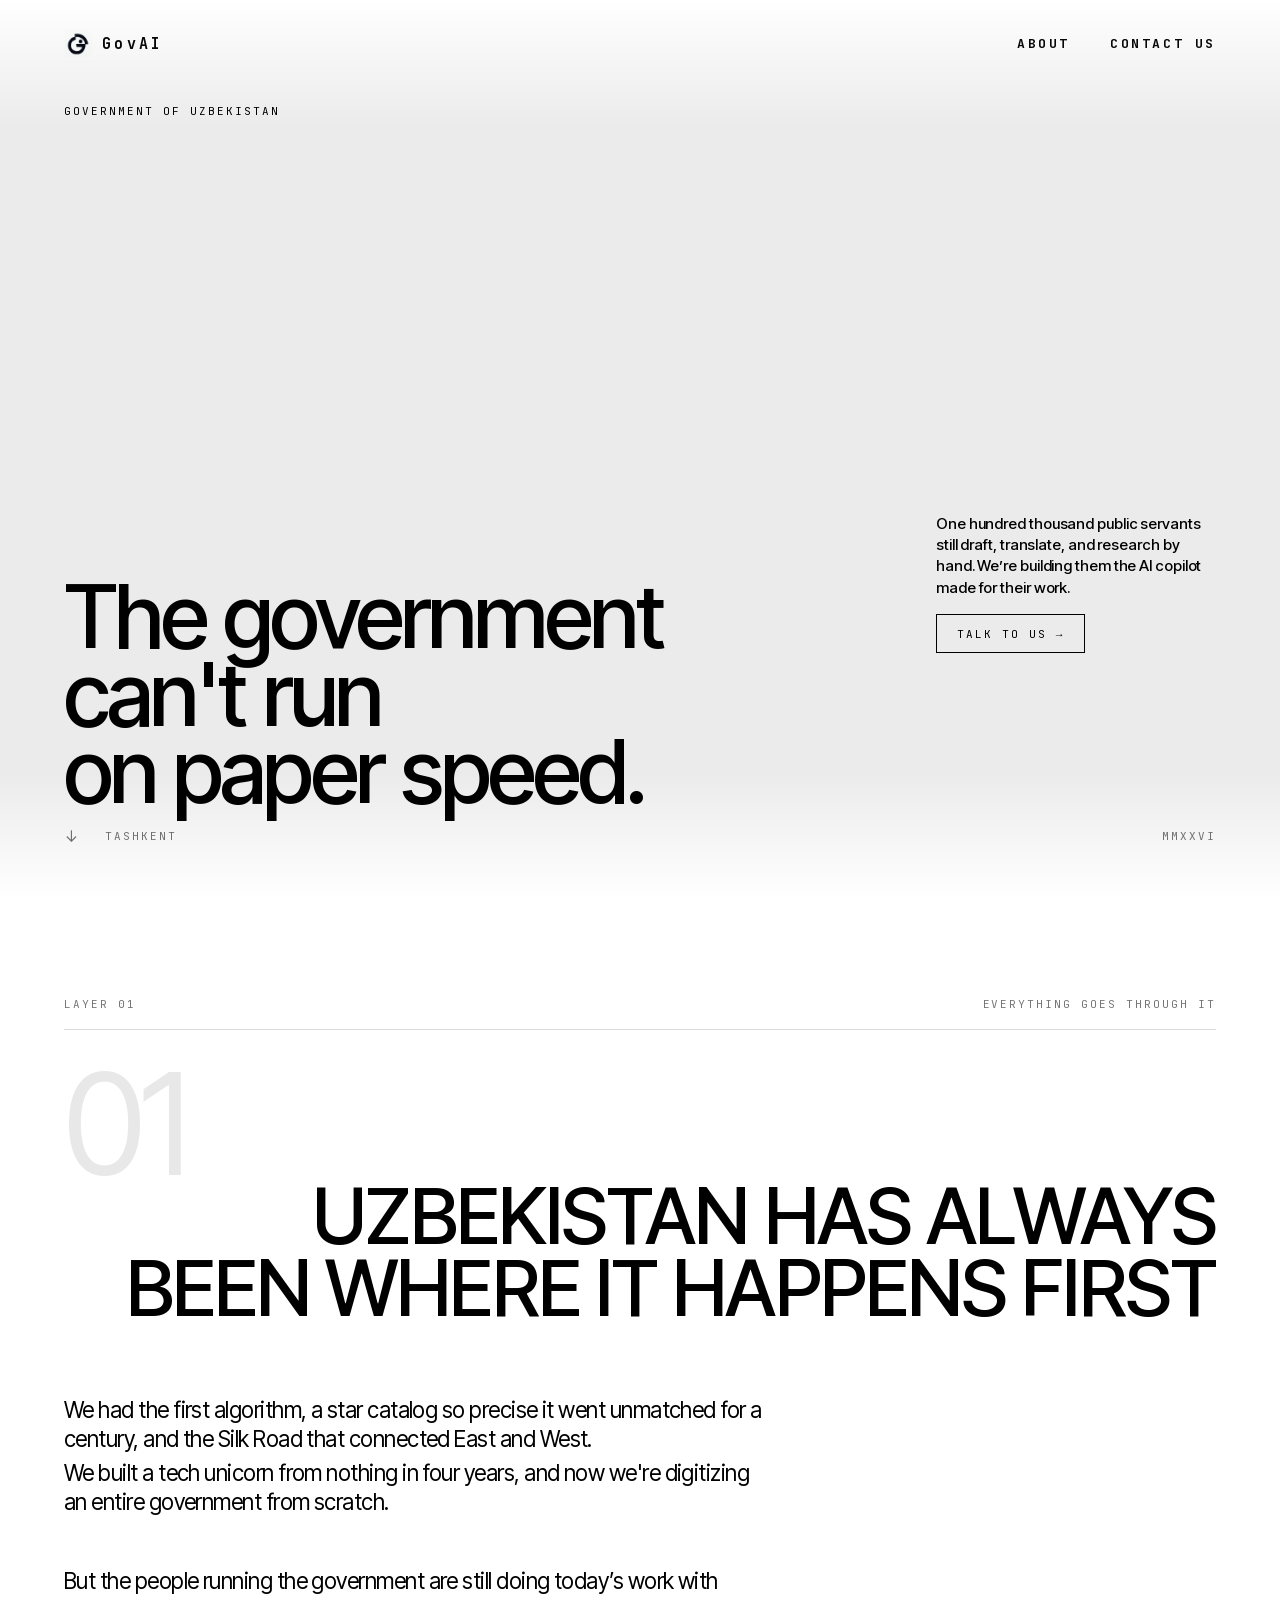
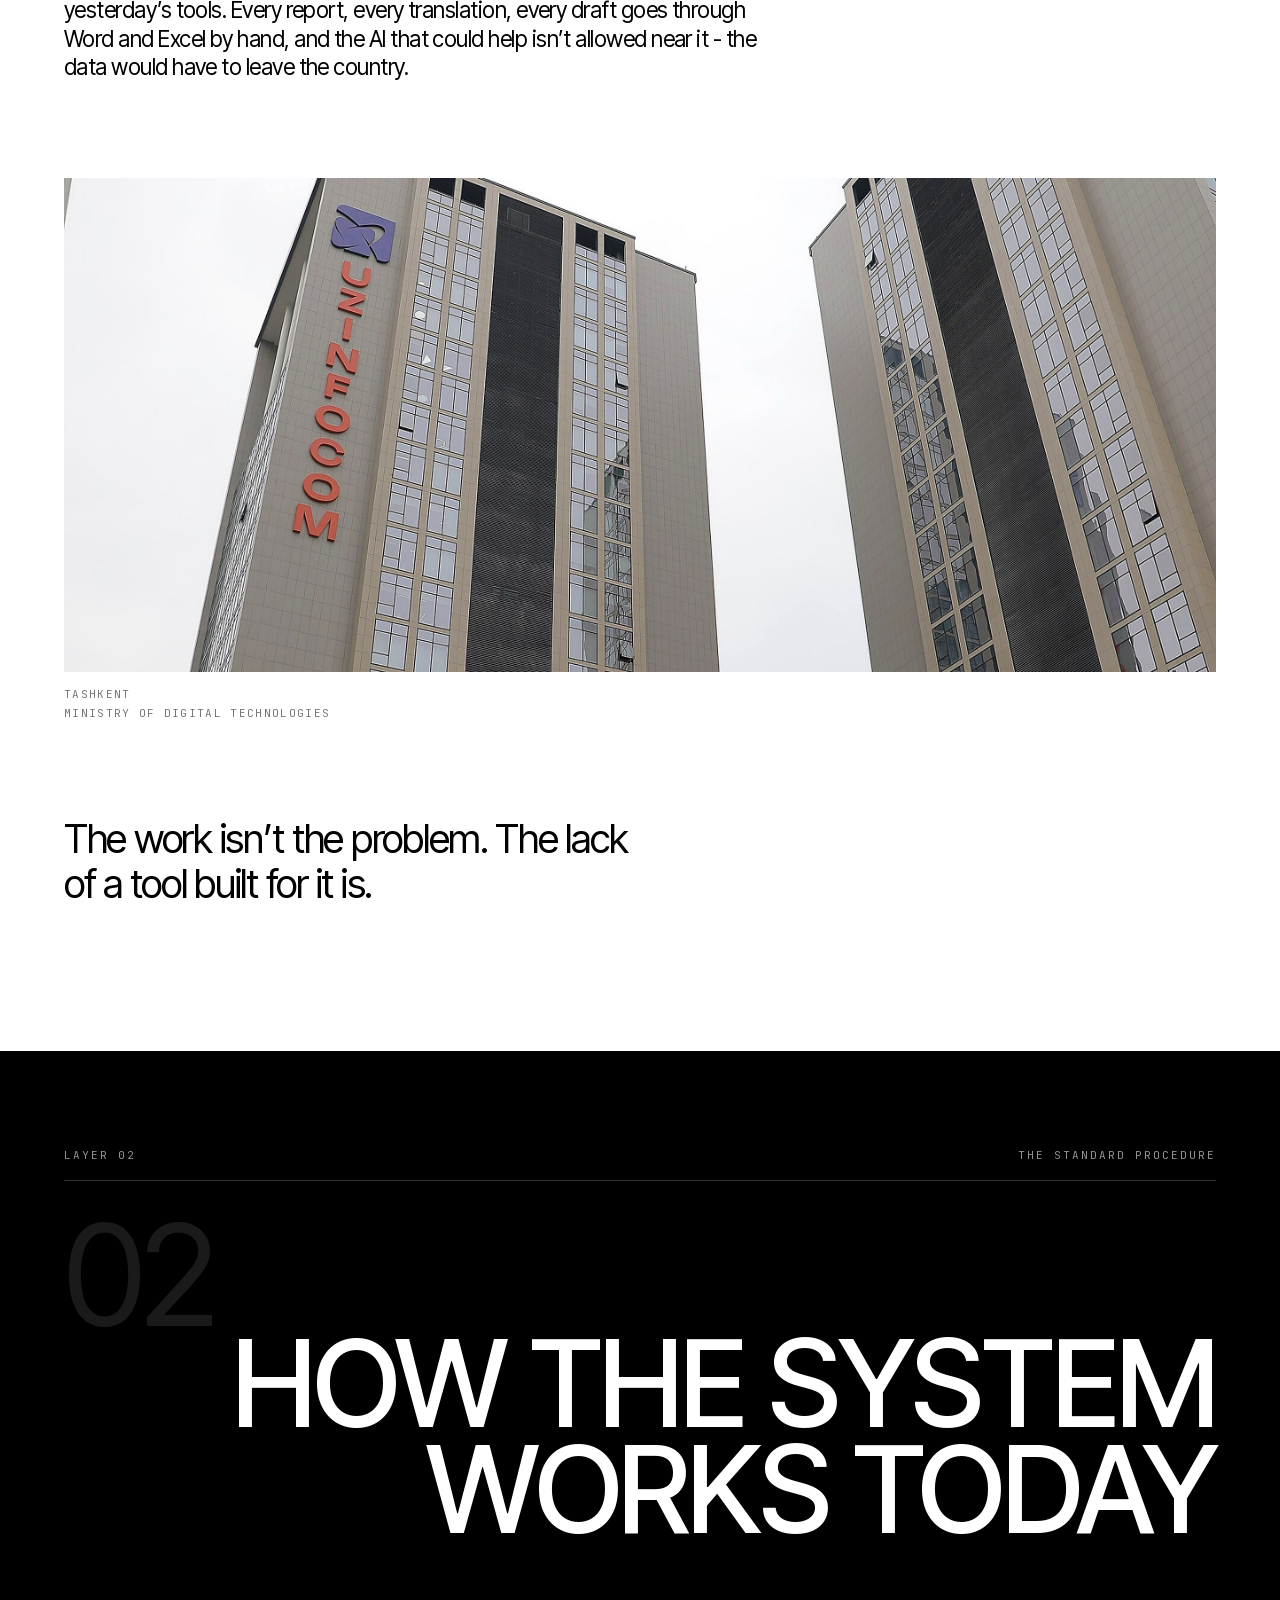
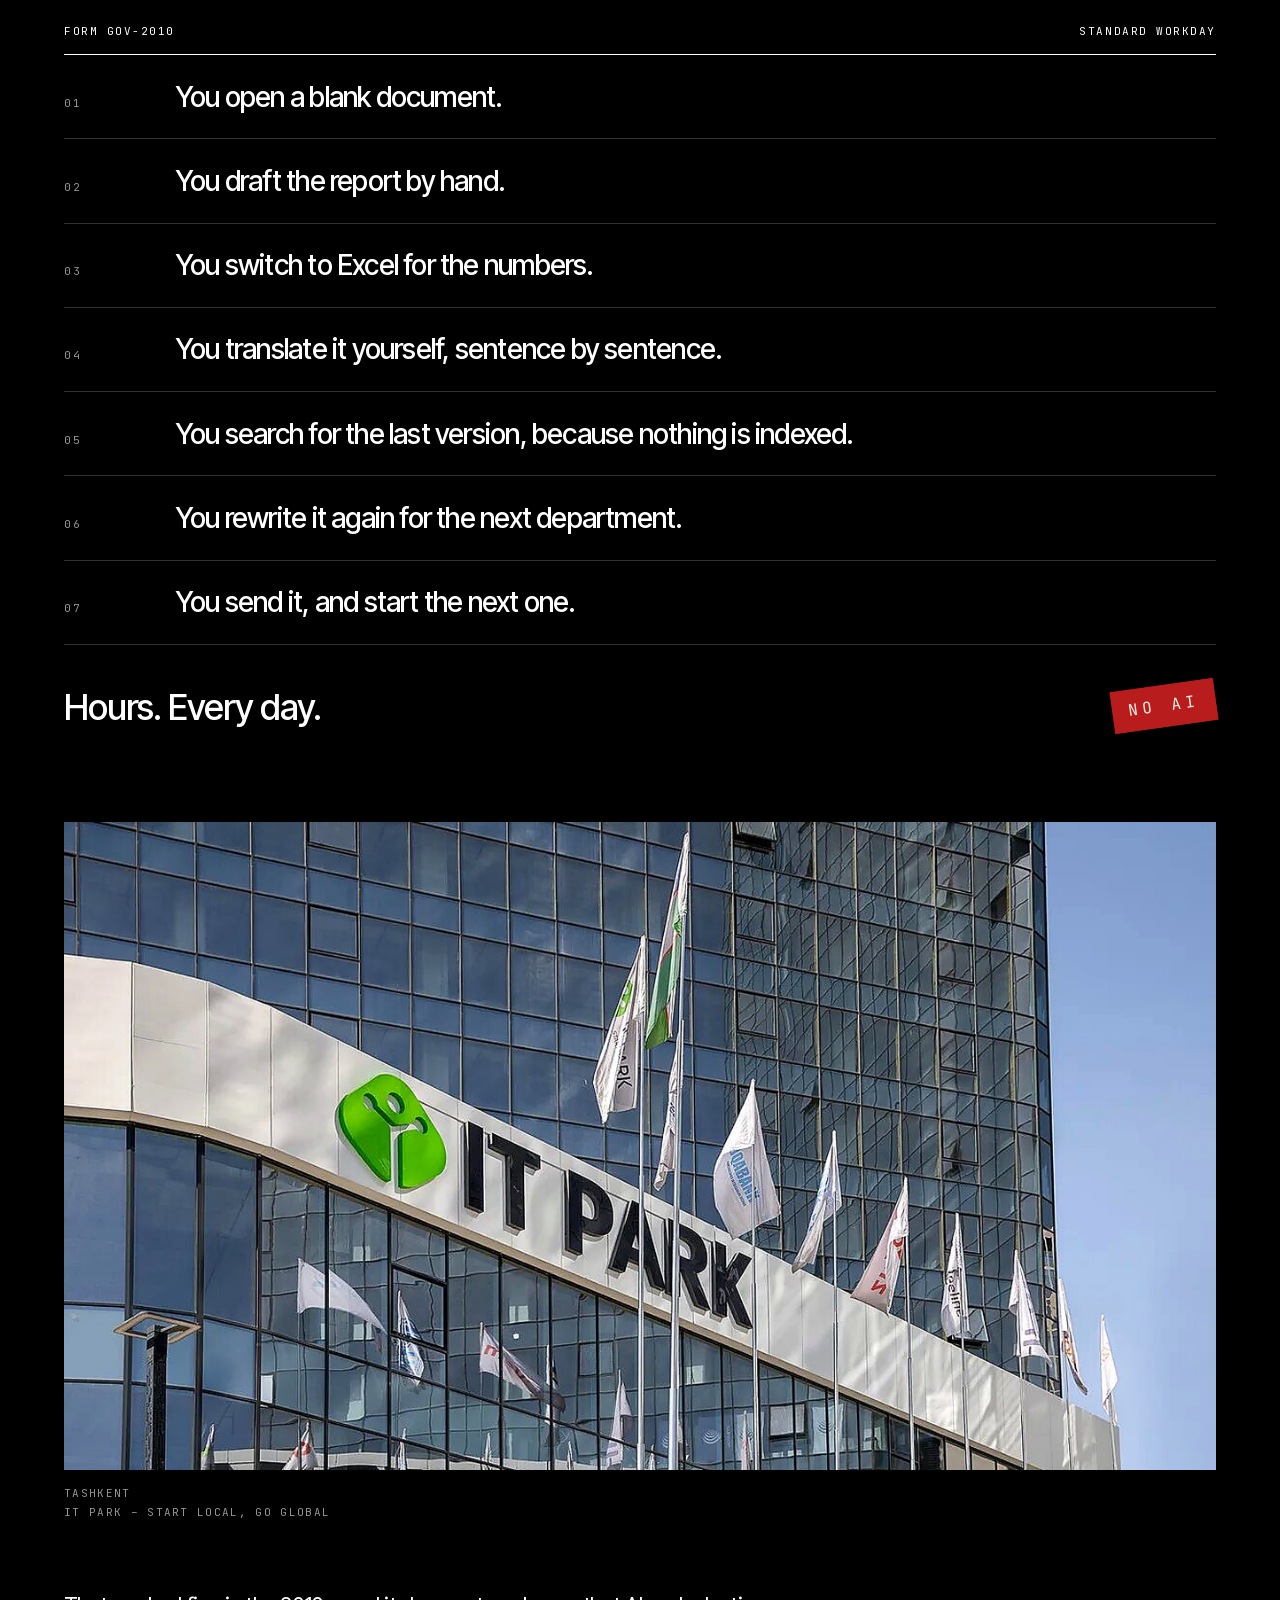
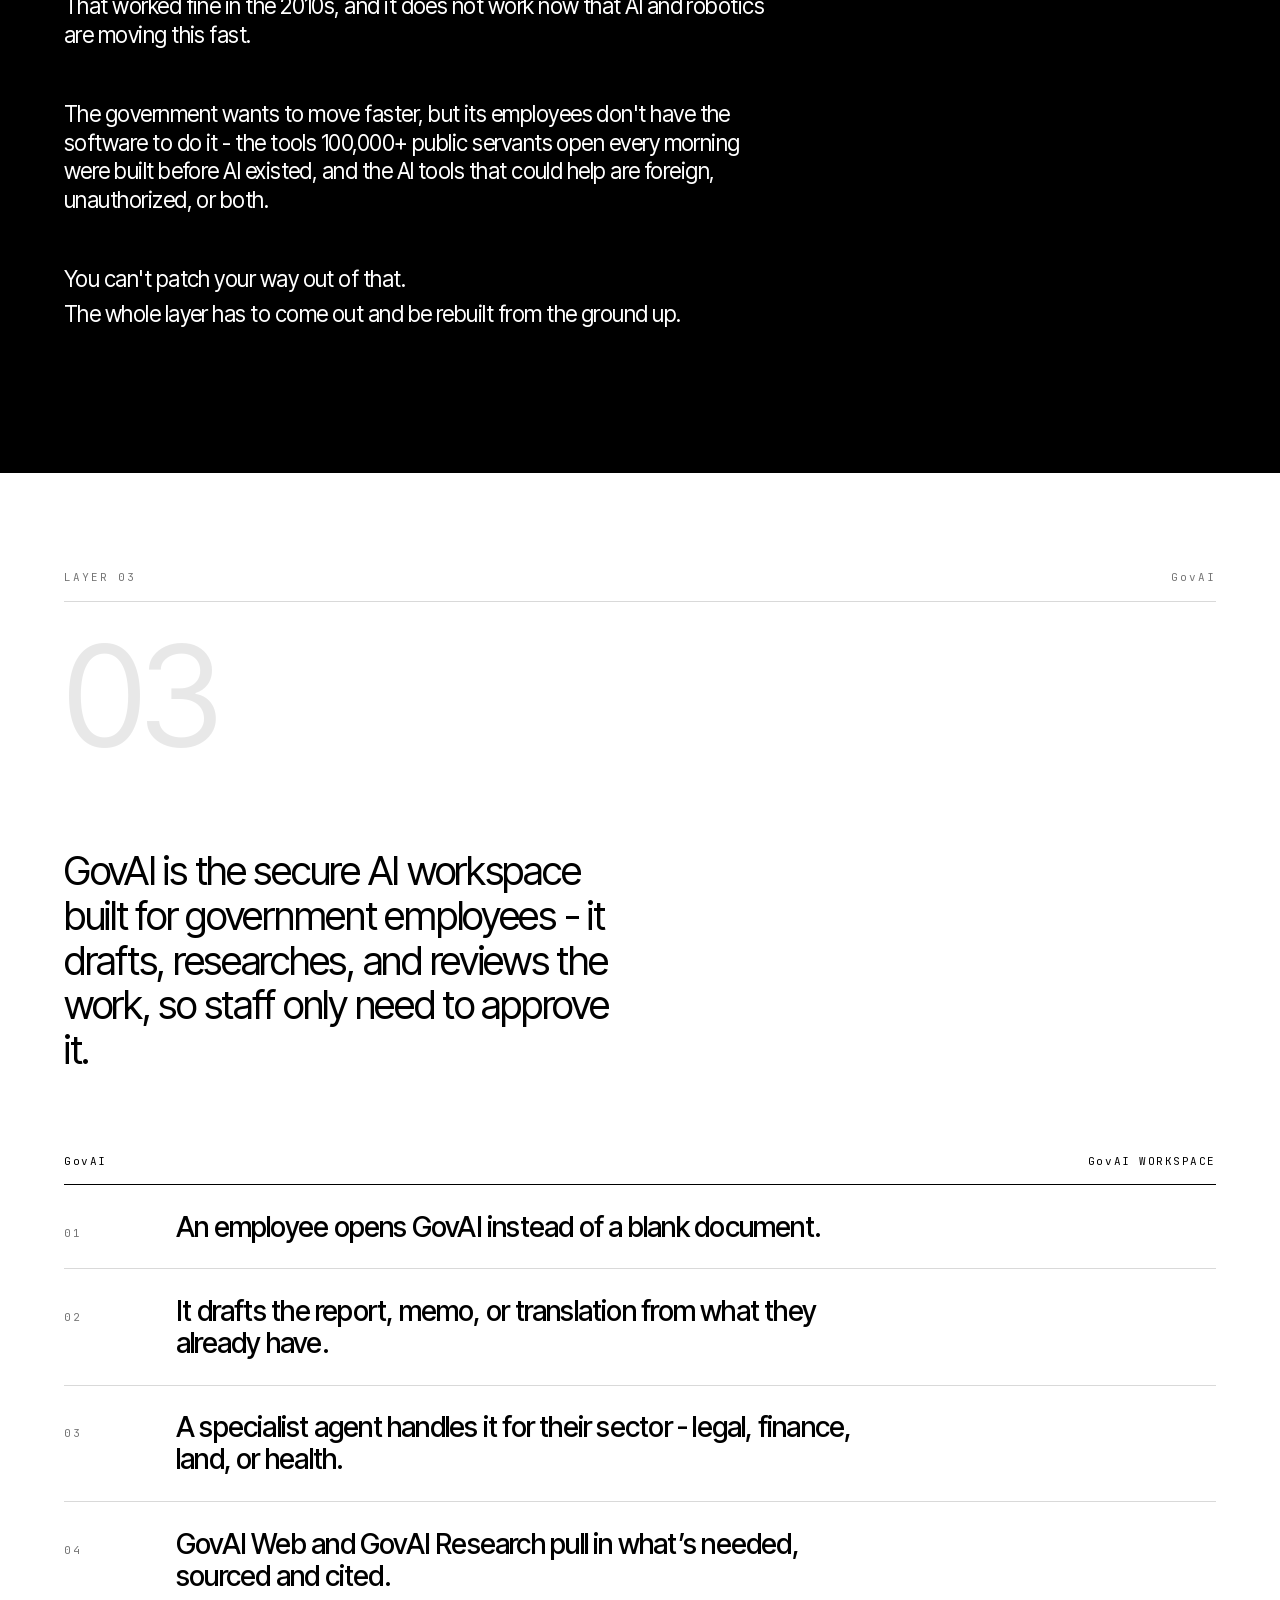
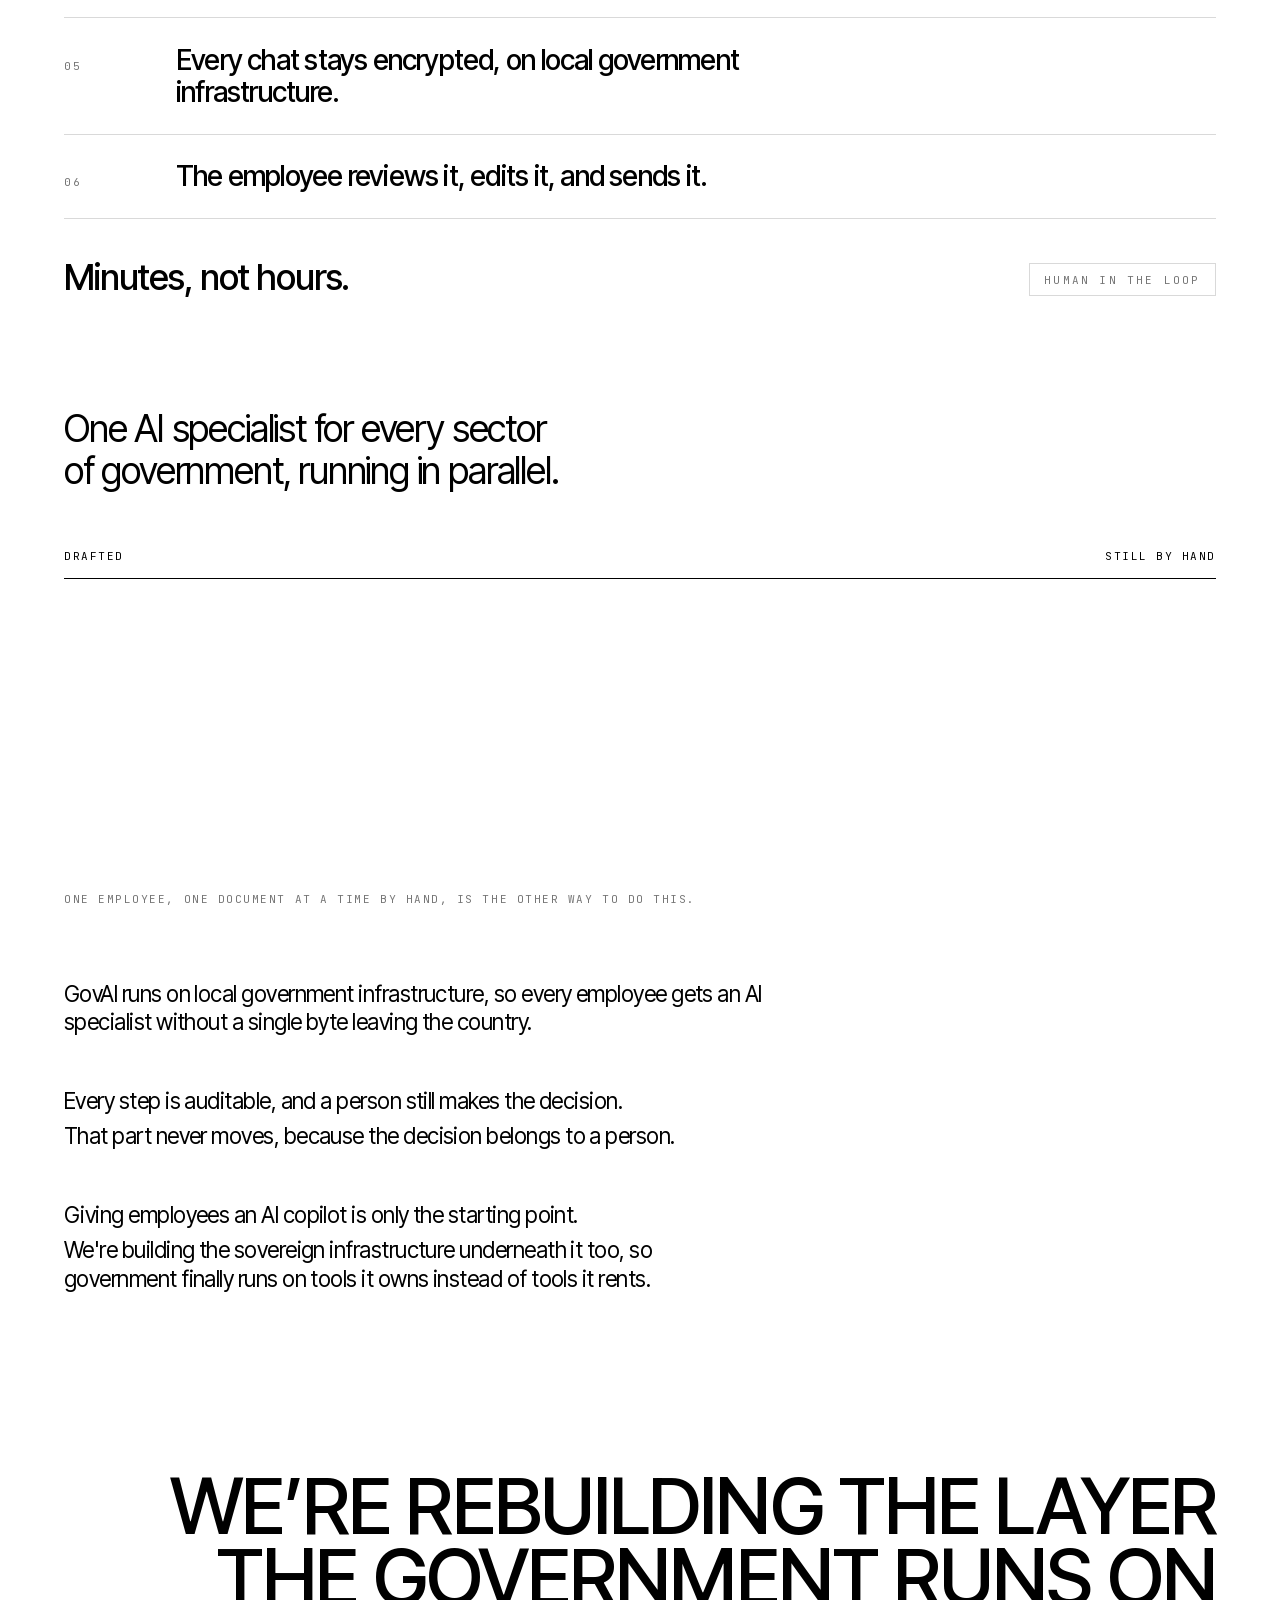
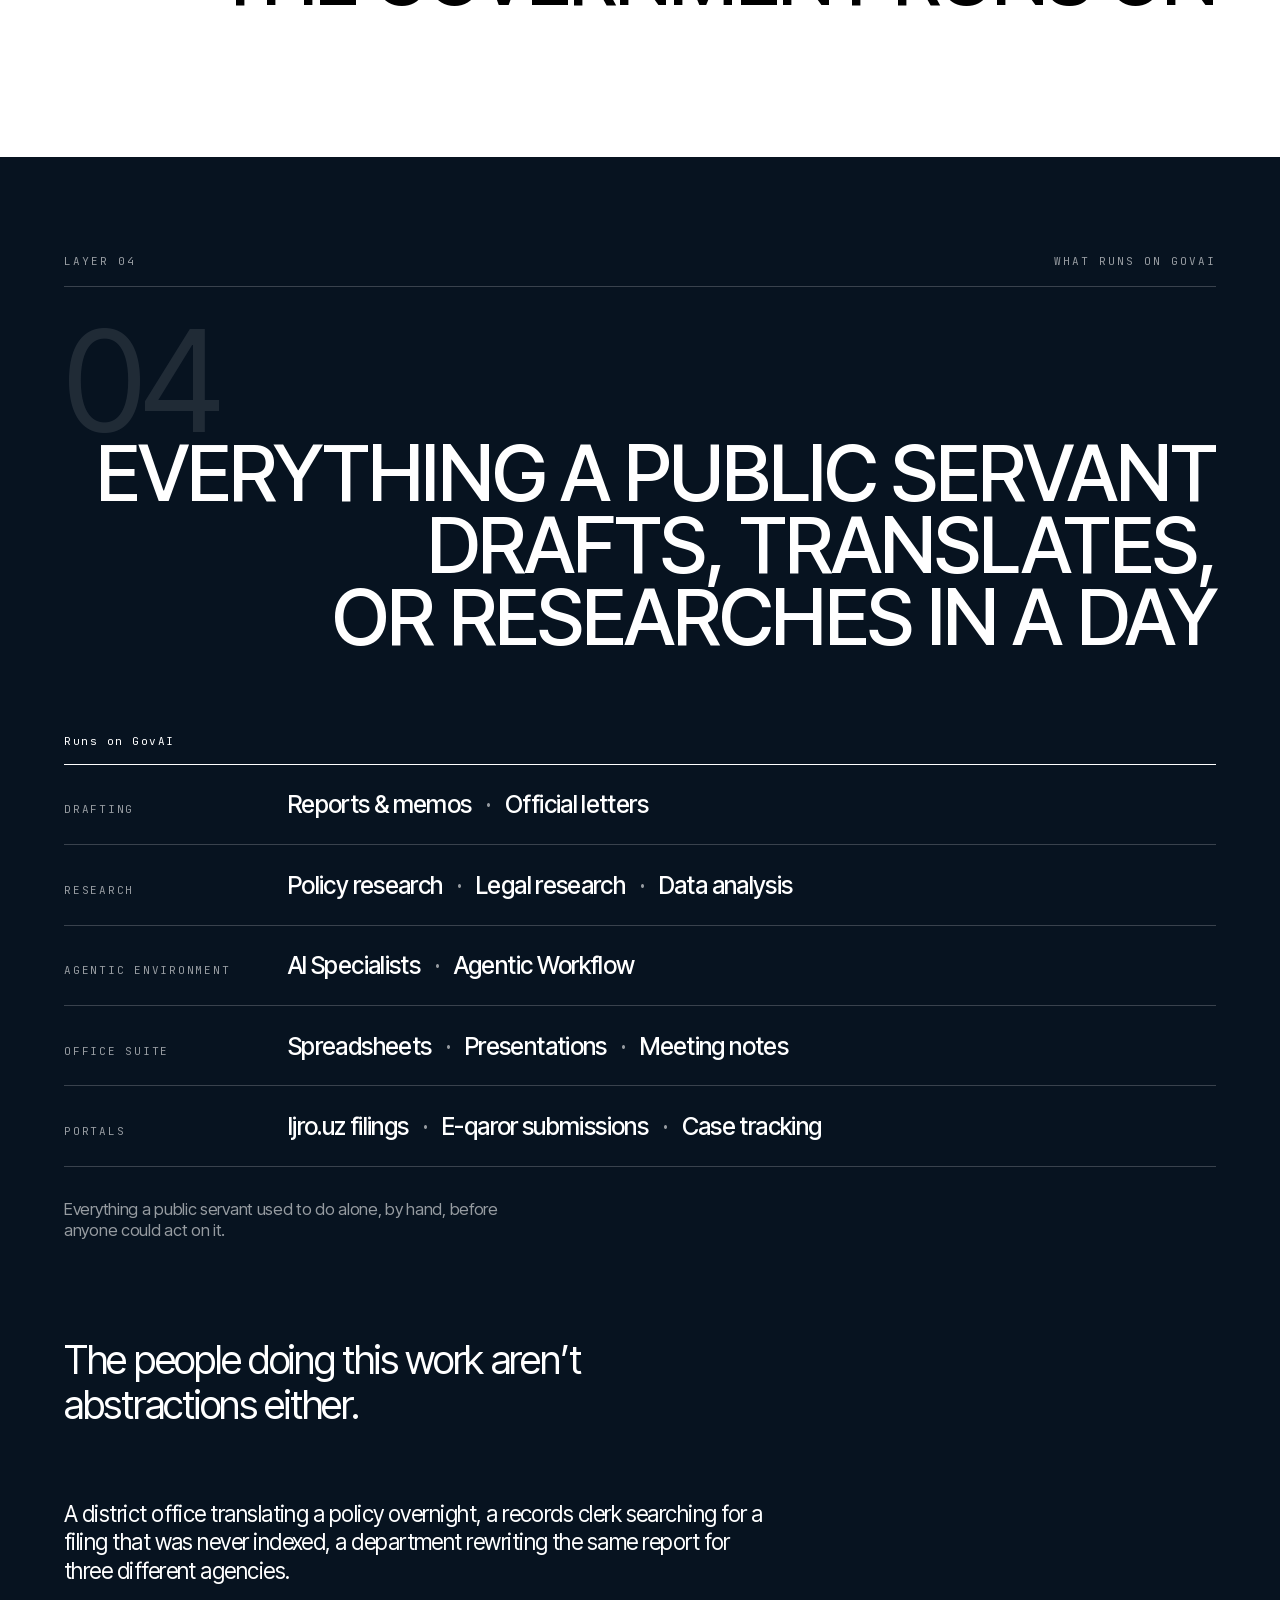
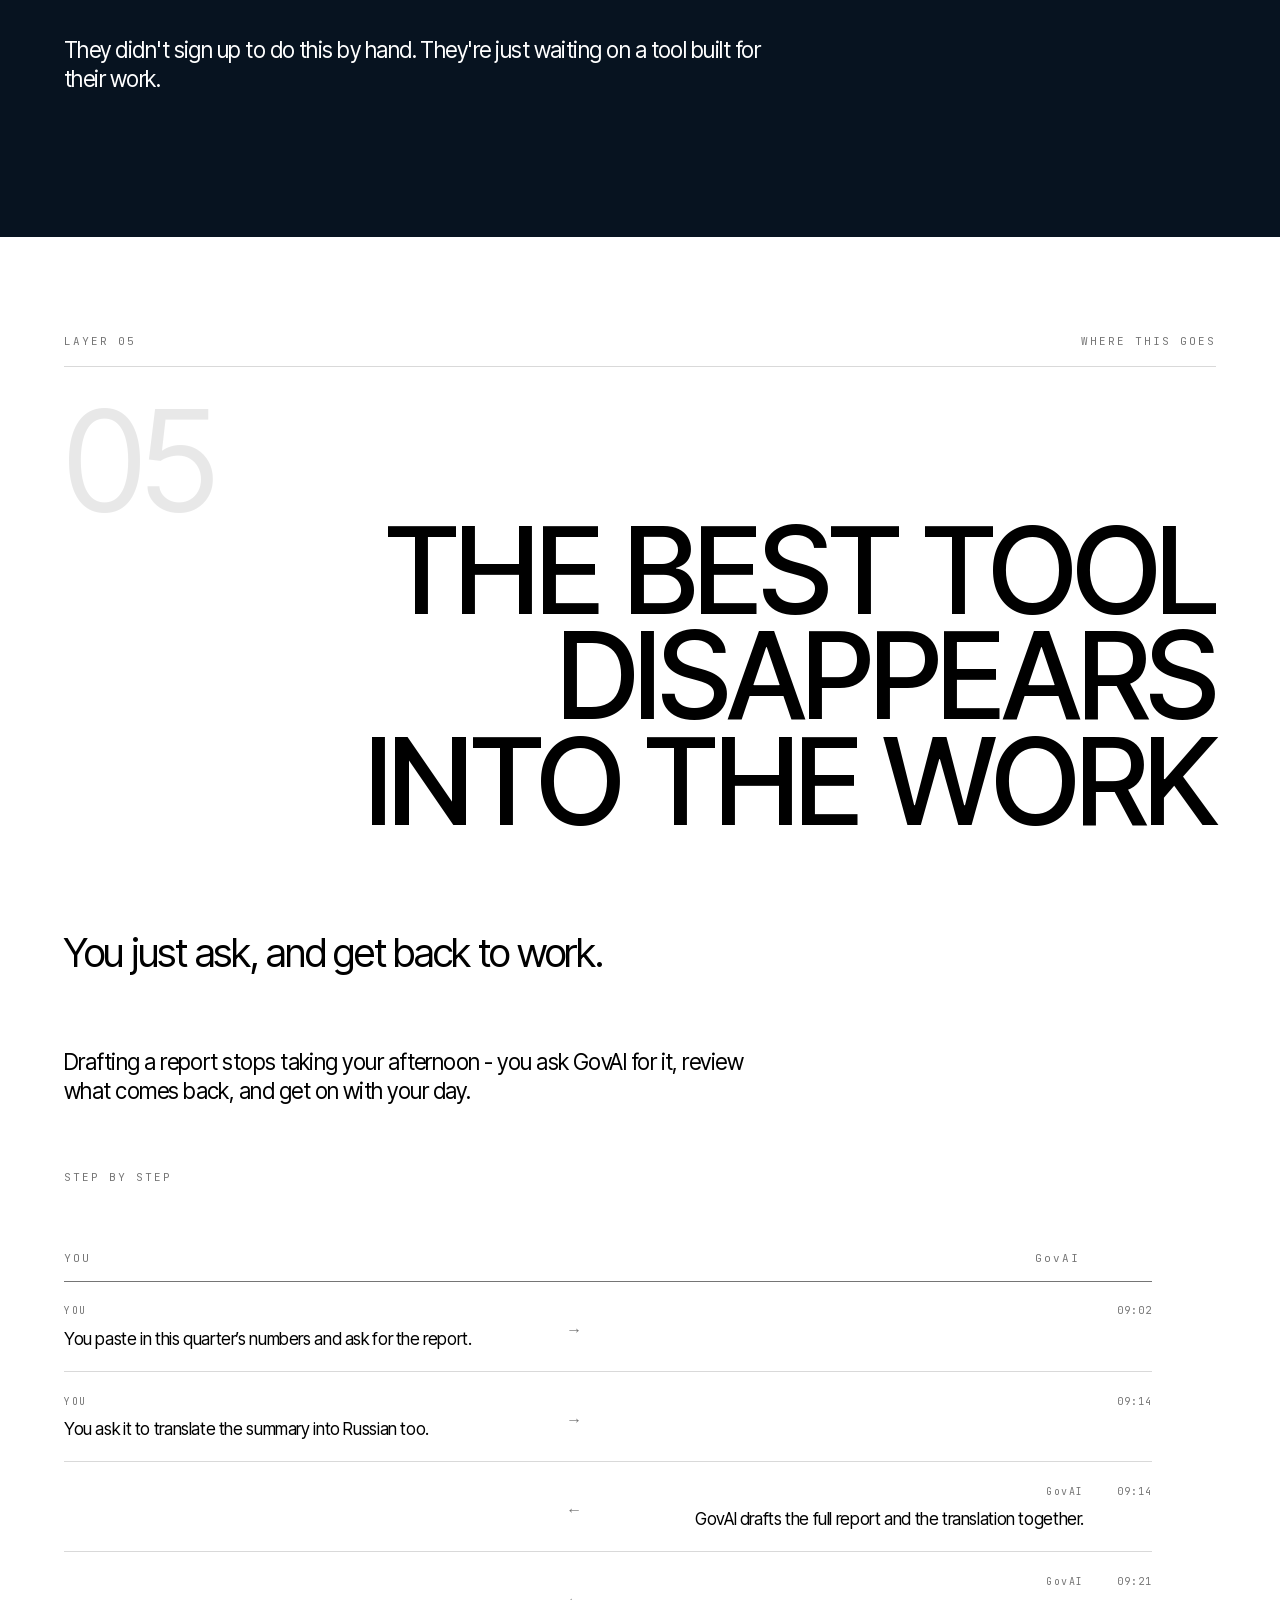
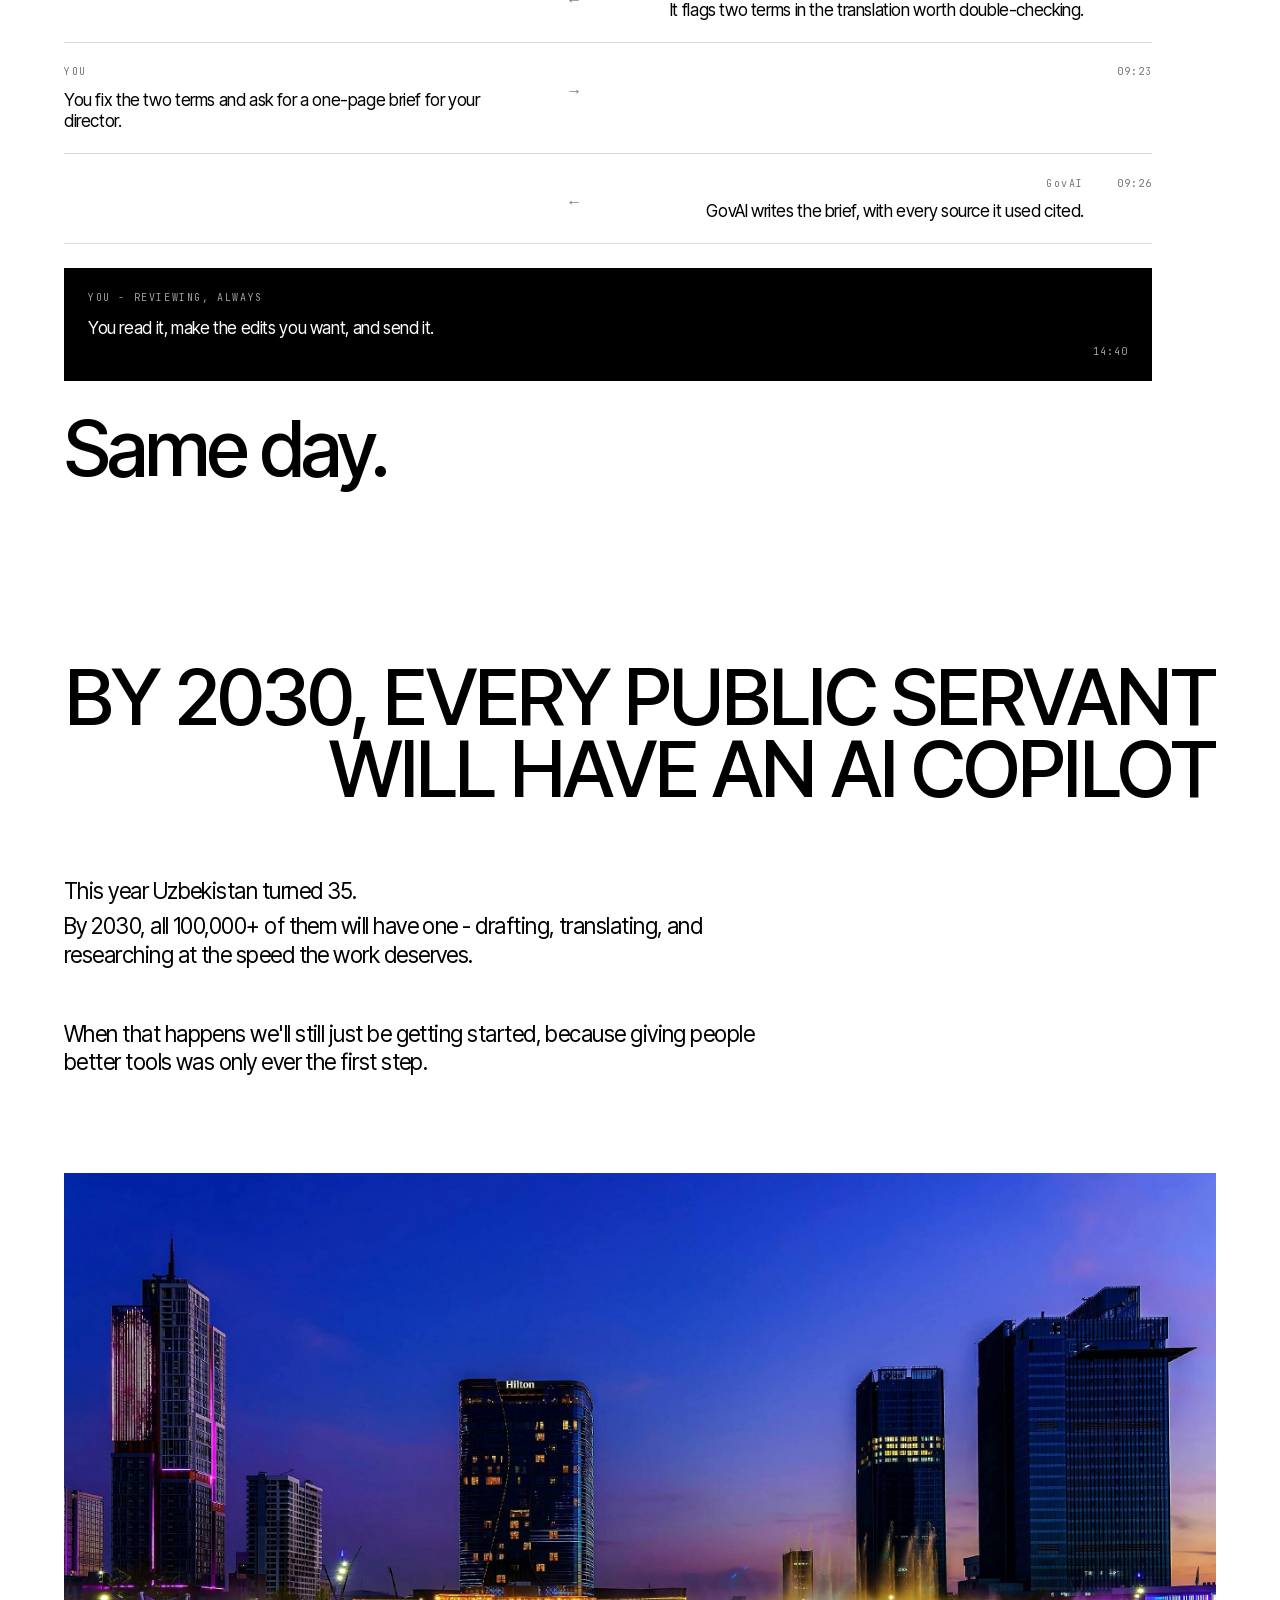
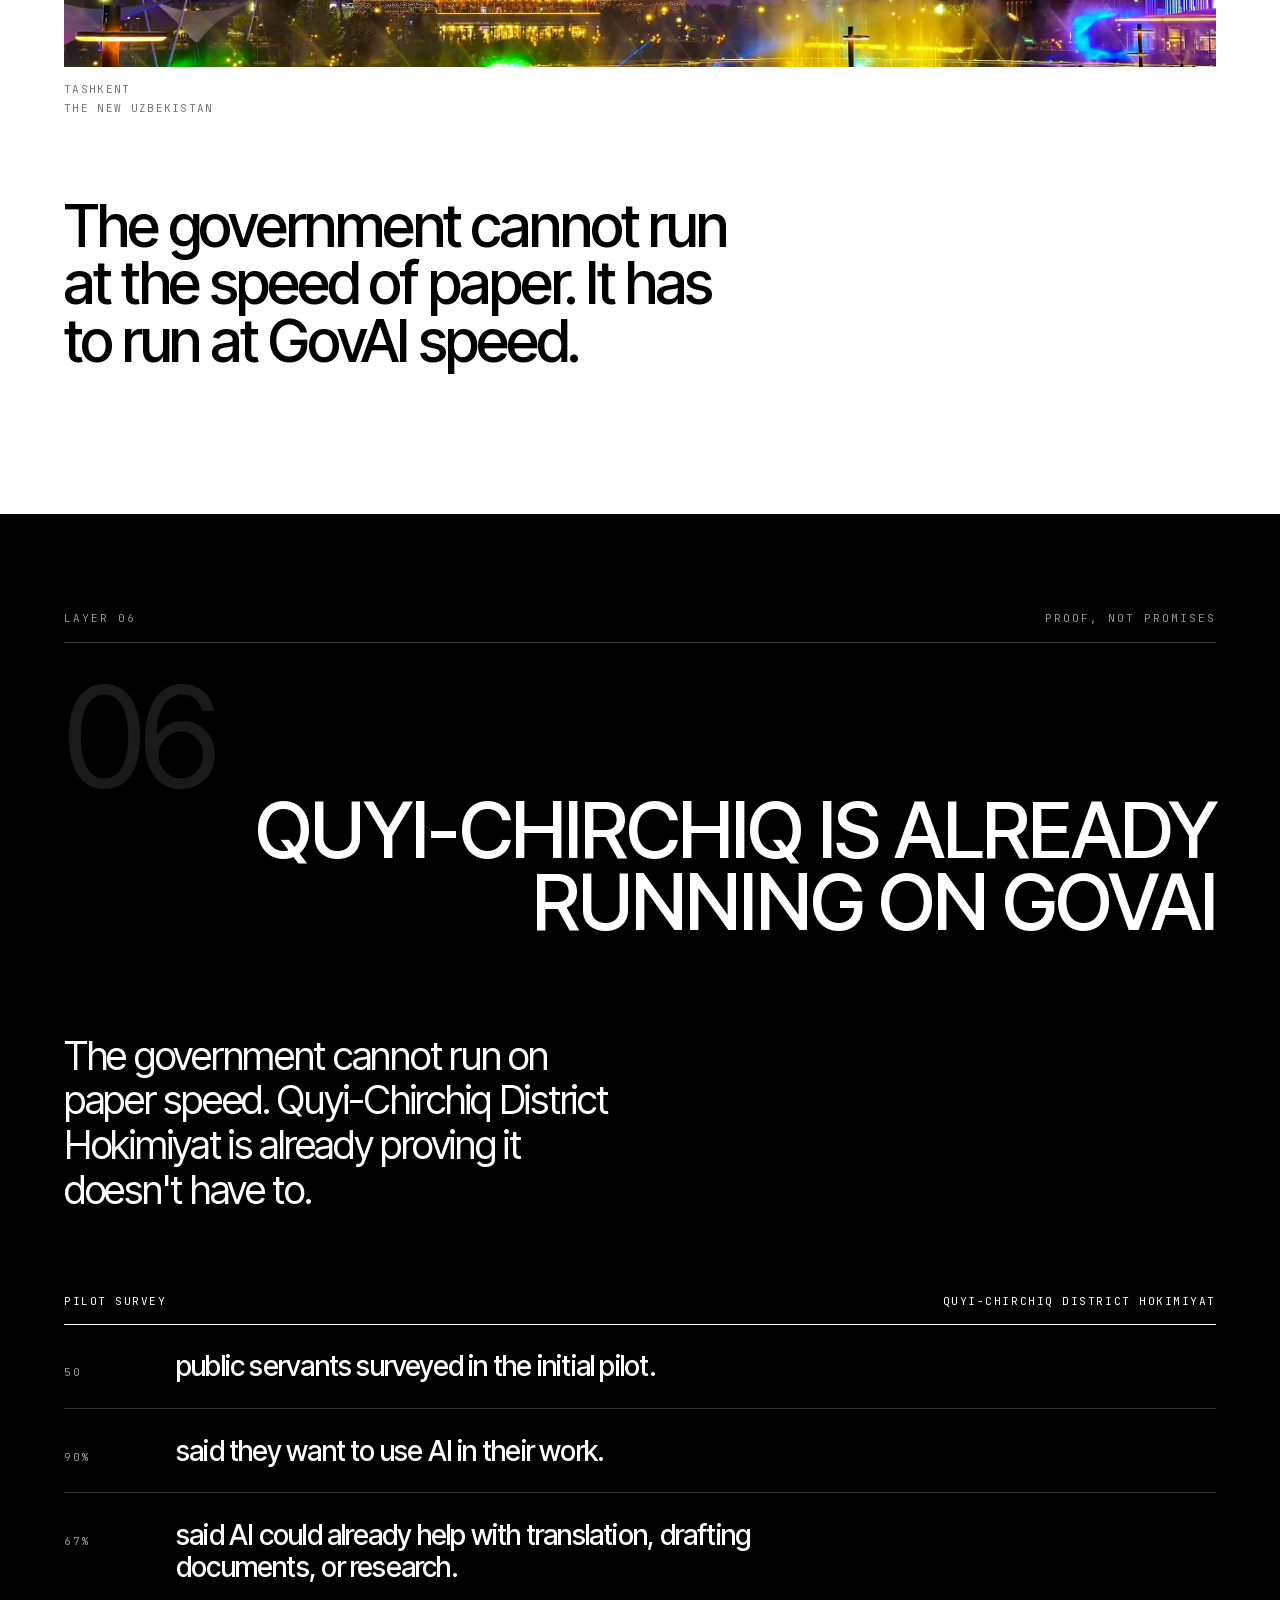
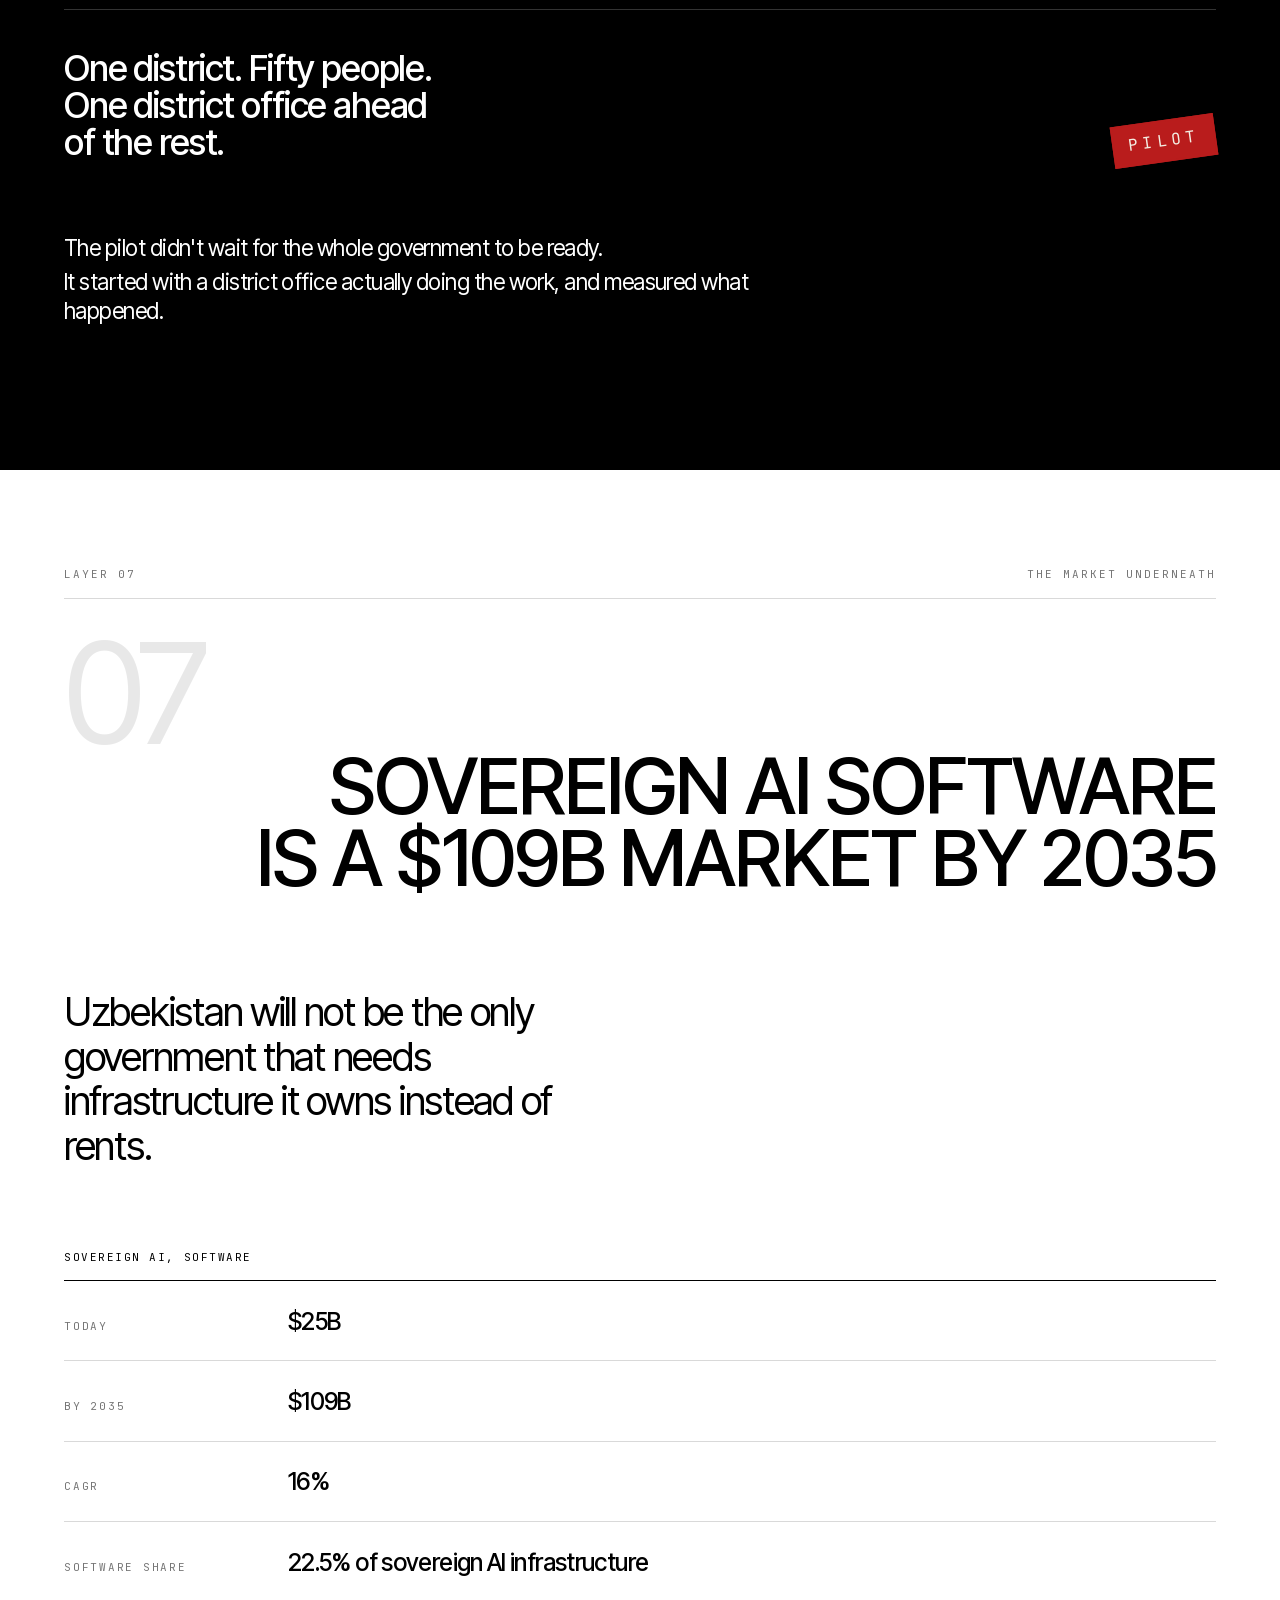
<file: index.html>
<!DOCTYPE html><html data-dpl-id="dpl_3daooTpikwMV96ScLwcUaLhFUWKs" lang="en" class="inter_tight_d01c2dd3-module__4YqhVq__variable jetbrains_mono_f7a7eba8-module__w1Moaq__variable antialiased">
<!-- Mirrored from stratumindustries.co/ by HTTrack Website Copier/3.x [XR&CO'2014], Fri, 14 Aug 2026 09:26:31 GMT -->
<!-- Added by HTTrack --><meta http-equiv="content-type" content="text/html;charset=utf-8" /><!-- /Added by HTTrack -->
<head><meta charSet="utf-8"/><meta name="viewport" content="width=device-width, initial-scale=1"/><link rel="preload" href="_next/static/media/051742360c26797e-s.p.0f97p8c3305p_a7cb.woff2?dpl=dpl_3daooTpikwMV96ScLwcUaLhFUWKs" as="font" crossorigin="" type="font/woff2"/><link rel="preload" href="_next/static/media/ab57efd000576a30-s.p.0.xyi-bdzzdcza7cb.woff2?dpl=dpl_3daooTpikwMV96ScLwcUaLhFUWKs" as="font" crossorigin="" type="font/woff2"/><link rel="stylesheet" href="_next/static/chunks/14.svl.yjtpola7cb.css?dpl=dpl_3daooTpikwMV96ScLwcUaLhFUWKs" data-precedence="next"/><link rel="preload" as="script" fetchPriority="low" href="_next/static/chunks/115dplafwys-za7cb.js?dpl=dpl_3daooTpikwMV96ScLwcUaLhFUWKs"/><meta name="next-size-adjust" content=""/><meta name="theme-color" content="#ffffff"/><title>GovAI - The secure AI workspace for government employees.</title><meta name="description" content="GovAI is the secure AI workspace built for government employees - it drafts, researches, and translates the work, so staff only need to review and approve it."/><link rel="canonical" href="index.html"/><meta property="og:title" content="GovAI"/><meta property="og:description" content="The AI copilot built for Uzbekistan's public servants."/><meta property="og:site_name" content="GovAI"/><meta property="og:image" content="https://stratumindustries.co/opengraph-image-pwu6ef?420105a4fa8d4491"/><meta property="og:image:type" content="image/png"/><meta property="og:image:width" content="1200"/><meta property="og:image:height" content="630"/><meta property="og:image:alt" content="GovAI - The secure AI workspace for government employees."/><meta property="og:type" content="website"/><meta name="twitter:card" content="summary_large_image"/><meta name="twitter:title" content="GovAI"/><meta name="twitter:description" content="The AI copilot built for Uzbekistan's public servants."/><meta name="twitter:image" content="https://stratumindustries.co/opengraph-image-pwu6ef?420105a4fa8d4491"/><meta name="twitter:image:alt" content="GovAI - The secure AI workspace for government employees."/><meta name="twitter:image:type" content="image/png"/><meta name="twitter:image:width" content="1200"/><meta name="twitter:image:height" content="630"/><link rel="icon" href="icon.png" sizes="48x48" type="image/png"/><link rel="apple-touch-icon" href="apple-icon.png" sizes="180x180" type="image/png"/></head><body class="min-h-dvh bg-ink text-paper flex flex-col grain"><div hidden=""><!--$--><!--/$--></div><header data-stuck="false" class="fixed top-0 inset-x-0 z-50 transition-colors duration-300 bg-transparent"><div class="container-wide flex items-center justify-between h-[64px] md:h-[88px]"><a aria-label="GovAI - home" class="flex min-h-6 items-center" href="index.html"><img src="govai-icon.png" alt="" width="28" height="28" style="width:28px;height:28px;margin-right:10px;display:inline-block;vertical-align:middle;border-radius:5px;"/><span class="font-mono font-bold tracking-[0.22em] text-[13px] md:text-[15px] text-white" style="text-transform:none">GovAI</span></a><nav class="flex items-center gap-7 md:gap-10"><a class="flex min-h-6 items-center font-mono font-bold uppercase tracking-[0.2em] text-[12px] md:text-[13px] text-white" href="about.html">About</a><a class="flex min-h-6 items-center font-mono font-bold uppercase tracking-[0.2em] text-[12px] md:text-[13px] text-white" href="demo.html">Contact Us</a></nav></div></header><main class="flex-1 relative z-[2]"><div class="doc"><section class="doc-panel doc-hero doc-hero--light"><span class="doc-hero-veil" aria-hidden="true"></span><div class="container-wide w-full doc-head doc-head--ruled hero-fade hero-d-1"><span class="doc-mark">Government of Uzbekistan</span></div><div class="container-wide w-full doc-cover-main"><h1 class="doc-title hero-fade hero-d-2">The government<!-- --> <br class="doc-title-br--light"/>can&#x27;t run<!-- --> <br/>on paper speed.</h1><div class="doc-cover-row"><div class="doc-cover-block"><p class="doc-standfirst hero-fade hero-d-3">One hundred thousand public servants still draft, translate, and research by hand. We’re building them the AI copilot made for their work.</p><div class="doc-cta-row doc-cta-row--start hero-fade hero-d-4"><a class="doc-cta" href="demo.html">Talk to us →</a></div></div></div></div><div class="container-wide w-full doc-baseline hero-fade hero-d-4"><span class="doc-arrow" aria-hidden="true">↓</span><span>Tashkent</span><span class="doc-baseline-end">MMXXVI</span></div></section><section class="doc-sheet " data-part="Everything Goes Through It - Layer 01"><div class="container-wide"><h2 class="doc-sheet-head"><span>Layer <!-- -->01</span><span class="doc-sheet-head-end">Everything Goes Through It</span></h2><p class="doc-ghost" aria-hidden="true">01</p><h3 class="doc-statement doc-statement--long">Uzbekistan has always been where it happens first</h3><div class="arg"><p class="arg-para"><span class="arg-line">We had the first algorithm, a star catalog so precise it went unmatched for a century, and the Silk Road that connected East and West.</span><span class="arg-line">We built a tech unicorn from nothing in four years, and now we're digitizing an entire government from scratch.</span></p><p class="arg-para"><span class="arg-line">But the people running the government are still doing today’s work with yesterday’s tools. Every report, every translation, every draft goes through Word and Excel by hand, and the AI that could help isn’t allowed near it - the data would have to leave the country.</span></p></div><figure class="doc-plate doc-plate--full doc-plate--left doc-plate--r-wide"><div class="doc-plate-frame"><img alt="" loading="lazy" decoding="async" data-nimg="fill" style="position:absolute;height:100%;width:100%;left:0;top:0;right:0;bottom:0;object-position:center 54%;color:transparent" sizes="(min-width: 1024px) 1100px, 100vw" src="_next/digital-ministry-hd.jpg"/></div><figcaption class="doc-plate-meta"><span>Tashkent</span><span>Ministry of Digital Technologies</span></figcaption></figure><p class="doc-lede">The work isn’t the problem. The lack of a tool built for it is.</p></div></section><section class="doc-sheet doc-sheet--dark" data-part="The Standard Procedure - Layer 02"><div class="container-wide"><h2 class="doc-sheet-head"><span>Layer <!-- -->02</span><span class="doc-sheet-head-end">The Standard Procedure</span></h2><p class="doc-ghost" aria-hidden="true">02</p><h3 class="doc-statement">How the system works today</h3><div class="plist"><div class="plist-head"><span>Form GOV-2010</span><span class="plist-head-end">Standard workday</span></div><ol class="plist-rows" role="list"><li class="plist-row" style="animation-range:entry 2% cover 14%"><span class="plist-n">01</span><span class="plist-text">You open a blank document.</span></li><li class="plist-row" style="animation-range:entry 2% cover 19%"><span class="plist-n">02</span><span class="plist-text">You draft the report by hand.</span></li><li class="plist-row" style="animation-range:entry 2% cover 24%"><span class="plist-n">03</span><span class="plist-text">You switch to Excel for the numbers.</span></li><li class="plist-row" style="animation-range:entry 2% cover 29%"><span class="plist-n">04</span><span class="plist-text">You translate it yourself, sentence by sentence.</span></li><li class="plist-row" style="animation-range:entry 2% cover 34%"><span class="plist-n">05</span><span class="plist-text">You search for the last version, because nothing is indexed.</span></li><li class="plist-row" style="animation-range:entry 2% cover 39%"><span class="plist-n">06</span><span class="plist-text">You rewrite it again for the next department.</span></li><li class="plist-row" style="animation-range:entry 2% cover 44%"><span class="plist-n">07</span><span class="plist-text">You send it, and start the next one.</span></li></ol><div class="plist-foot"><span class="plist-total">Hours. Every day.</span><span class="plist-stamp">No AI</span></div></div><figure class="doc-plate doc-plate--full doc-plate--left doc-plate--r-default"><div class="doc-plate-frame"><img alt="" loading="lazy" decoding="async" data-nimg="fill" style="position:absolute;height:100%;width:100%;left:0;top:0;right:0;bottom:0;object-position:center 42%;color:transparent" sizes="(min-width: 1024px) 1100px, 100vw" src="_next/tashkent-business-hd.jpg"/></div><figcaption class="doc-plate-meta"><span>Tashkent</span><span>IT Park – Start Local, Go Global</span></figcaption></figure><div class="arg"><p class="arg-para"><span class="arg-line">That worked fine in the 2010s, and it does not work now that AI and robotics are moving this fast.</span></p><p class="arg-para"><span class="arg-line">The government wants to move faster, but its employees don&#x27;t have the software to do it - the tools 100,000+ public servants open every morning were built before AI existed, and the AI tools that could help are foreign, unauthorized, or both.</span></p><p class="arg-para"><span class="arg-line">You can&#x27;t patch your way out of that.</span><span class="arg-line">The whole layer has to come out and be rebuilt from the ground up.</span></p></div></div></section><section class="doc-sheet " data-part="GovAI - Layer 03"><div class="container-wide"><h2 class="doc-sheet-head"><span>Layer <!-- -->03</span><span class="doc-sheet-head-end" style="text-transform:none">GovAI</span></h2><p class="doc-ghost" aria-hidden="true">03</p><p class="doc-lede">GovAI is the secure AI workspace built for government employees - it drafts, researches, and reviews the work, so staff only need to approve it.</p><div class="plist"><div class="plist-head"><span style="text-transform:none">GovAI</span><span class="plist-head-end"><span style="text-transform:none">GovAI</span> Workspace</span></div><ol class="plist-rows" role="list"><li class="plist-row" style="animation-range:entry 2% cover 14%"><span class="plist-n">01</span><span class="plist-text">An employee opens GovAI instead of a blank document.</span></li><li class="plist-row" style="animation-range:entry 2% cover 20%"><span class="plist-n">02</span><span class="plist-text">It drafts the report, memo, or translation from what they already have.</span></li><li class="plist-row" style="animation-range:entry 2% cover 26%"><span class="plist-n">03</span><span class="plist-text">A specialist agent handles it for their sector - legal, finance, land, or health.</span></li><li class="plist-row" style="animation-range:entry 2% cover 32%"><span class="plist-n">04</span><span class="plist-text">GovAI Web and GovAI Research pull in what’s needed, sourced and cited.</span></li><li class="plist-row" style="animation-range:entry 2% cover 38%"><span class="plist-n">05</span><span class="plist-text">Every chat stays encrypted, on local government infrastructure.</span></li><li class="plist-row" style="animation-range:entry 2% cover 44%"><span class="plist-n">06</span><span class="plist-text">The employee reviews it, edits it, and sends it.</span></li></ol><div class="plist-foot"><span class="plist-total">Minutes, not hours.</span><span class="plist-mark">Human in the loop</span></div></div><div class="agrid-wrap"><p class="agrid-lede">One AI specialist for every sector of government, running in parallel.</p><div class="agrid-head"><span>Drafted</span><span class="agrid-head-end">Still by hand</span></div><div class="agrid" aria-hidden="true"><span class="agrid-tile" style="--tile-from:15%"></span><span class="agrid-tile" style="--tile-from:16.833%"></span><span class="agrid-tile" style="--tile-from:18.667%"></span><span class="agrid-tile" style="--tile-from:20.5%"></span><span class="agrid-tile" style="--tile-from:22.333%"></span><span class="agrid-tile" style="--tile-from:24.167%"></span><span class="agrid-tile" style="--tile-from:26%"></span><span class="agrid-tile" style="--tile-from:27.833%"></span><span class="agrid-tile" style="--tile-from:29.667%"></span><span class="agrid-tile" style="--tile-from:31.5%"></span><span class="agrid-tile" style="--tile-from:33.333%"></span><span class="agrid-tile" style="--tile-from:35.167%"></span><span class="agrid-tile" style="--tile-from:37%"></span><span class="agrid-tile" style="--tile-from:38.833%"></span><span class="agrid-tile" style="--tile-from:40.667%"></span><span class="agrid-tile" style="--tile-from:42.5%"></span><span class="agrid-tile" style="--tile-from:44.333%"></span><span class="agrid-tile" style="--tile-from:46.167%"></span><span class="agrid-tile" style="--tile-from:48%"></span><span class="agrid-tile" style="--tile-from:49.833%"></span><span class="agrid-tile" style="--tile-from:51.667%"></span><span class="agrid-tile" style="--tile-from:53.5%"></span><span class="agrid-tile" style="--tile-from:55.333%"></span><span class="agrid-tile" style="--tile-from:57.167%"></span><span class="agrid-tile" style="--tile-from:59%"></span><span class="agrid-tile" style="--tile-from:60.833%"></span><span class="agrid-tile" style="--tile-from:16.833%"></span><span class="agrid-tile" style="--tile-from:18.667%"></span><span class="agrid-tile" style="--tile-from:20.5%"></span><span class="agrid-tile" style="--tile-from:22.333%"></span><span class="agrid-tile" style="--tile-from:24.167%"></span><span class="agrid-tile" style="--tile-from:26%"></span><span class="agrid-tile" style="--tile-from:27.833%"></span><span class="agrid-tile" style="--tile-from:29.667%"></span><span class="agrid-tile" style="--tile-from:31.5%"></span><span class="agrid-tile" style="--tile-from:33.333%"></span><span class="agrid-tile" style="--tile-from:35.167%"></span><span class="agrid-tile" style="--tile-from:37%"></span><span class="agrid-tile" style="--tile-from:38.833%"></span><span class="agrid-tile" style="--tile-from:40.667%"></span><span class="agrid-tile" style="--tile-from:42.5%"></span><span class="agrid-tile" style="--tile-from:44.333%"></span><span class="agrid-tile" style="--tile-from:46.167%"></span><span class="agrid-tile" style="--tile-from:48%"></span><span class="agrid-tile" style="--tile-from:49.833%"></span><span class="agrid-tile" style="--tile-from:51.667%"></span><span class="agrid-tile" style="--tile-from:53.5%"></span><span class="agrid-tile" style="--tile-from:55.333%"></span><span class="agrid-tile" style="--tile-from:57.167%"></span><span class="agrid-tile" style="--tile-from:59%"></span><span class="agrid-tile" style="--tile-from:60.833%"></span><span class="agrid-tile" style="--tile-from:62.667%"></span><span class="agrid-tile" style="--tile-from:18.667%"></span><span class="agrid-tile" style="--tile-from:20.5%"></span><span class="agrid-tile" style="--tile-from:22.333%"></span><span class="agrid-tile" style="--tile-from:24.167%"></span><span class="agrid-tile" style="--tile-from:26%"></span><span class="agrid-tile" style="--tile-from:27.833%"></span><span class="agrid-tile" style="--tile-from:29.667%"></span><span class="agrid-tile" style="--tile-from:31.5%"></span><span class="agrid-tile" style="--tile-from:33.333%"></span><span class="agrid-tile" style="--tile-from:35.167%"></span><span class="agrid-tile" style="--tile-from:37%"></span><span class="agrid-tile" style="--tile-from:38.833%"></span><span class="agrid-tile" style="--tile-from:40.667%"></span><span class="agrid-tile" style="--tile-from:42.5%"></span><span class="agrid-tile" style="--tile-from:44.333%"></span><span class="agrid-tile" style="--tile-from:46.167%"></span><span class="agrid-tile" style="--tile-from:48%"></span><span class="agrid-tile" style="--tile-from:49.833%"></span><span class="agrid-tile" style="--tile-from:51.667%"></span><span class="agrid-tile" style="--tile-from:53.5%"></span><span class="agrid-tile" style="--tile-from:55.333%"></span><span class="agrid-tile" style="--tile-from:57.167%"></span><span class="agrid-tile" style="--tile-from:59%"></span><span class="agrid-tile" style="--tile-from:60.833%"></span><span class="agrid-tile" style="--tile-from:62.667%"></span><span class="agrid-tile" style="--tile-from:64.5%"></span><span class="agrid-tile" style="--tile-from:20.5%"></span><span class="agrid-tile" style="--tile-from:22.333%"></span><span class="agrid-tile" style="--tile-from:24.167%"></span><span class="agrid-tile" style="--tile-from:26%"></span><span class="agrid-tile" style="--tile-from:27.833%"></span><span class="agrid-tile" style="--tile-from:29.667%"></span><span class="agrid-tile" style="--tile-from:31.5%"></span><span class="agrid-tile" style="--tile-from:33.333%"></span><span class="agrid-tile" style="--tile-from:35.167%"></span><span class="agrid-tile" style="--tile-from:37%"></span><span class="agrid-tile" style="--tile-from:38.833%"></span><span class="agrid-tile" style="--tile-from:40.667%"></span><span class="agrid-tile" style="--tile-from:42.5%"></span><span class="agrid-tile" style="--tile-from:44.333%"></span><span class="agrid-tile" style="--tile-from:46.167%"></span><span class="agrid-tile" style="--tile-from:48%"></span><span class="agrid-tile" style="--tile-from:49.833%"></span><span class="agrid-tile" style="--tile-from:51.667%"></span><span class="agrid-tile" style="--tile-from:53.5%"></span><span class="agrid-tile" style="--tile-from:55.333%"></span><span class="agrid-tile" style="--tile-from:57.167%"></span><span class="agrid-tile" style="--tile-from:59%"></span><span class="agrid-tile" style="--tile-from:60.833%"></span><span class="agrid-tile" style="--tile-from:62.667%"></span><span class="agrid-tile" style="--tile-from:64.5%"></span><span class="agrid-tile" style="--tile-from:66.333%"></span><span class="agrid-tile" style="--tile-from:22.333%"></span><span class="agrid-tile" style="--tile-from:24.167%"></span><span class="agrid-tile" style="--tile-from:26%"></span><span class="agrid-tile" style="--tile-from:27.833%"></span><span class="agrid-tile" style="--tile-from:29.667%"></span><span class="agrid-tile" style="--tile-from:31.5%"></span><span class="agrid-tile" style="--tile-from:33.333%"></span><span class="agrid-tile" style="--tile-from:35.167%"></span><span class="agrid-tile" style="--tile-from:37%"></span><span class="agrid-tile" style="--tile-from:38.833%"></span><span class="agrid-tile" style="--tile-from:40.667%"></span><span class="agrid-tile" style="--tile-from:42.5%"></span><span class="agrid-tile" style="--tile-from:44.333%"></span><span class="agrid-tile" style="--tile-from:46.167%"></span><span class="agrid-tile" style="--tile-from:48%"></span><span class="agrid-tile" style="--tile-from:49.833%"></span><span class="agrid-tile" style="--tile-from:51.667%"></span><span class="agrid-tile" style="--tile-from:53.5%"></span><span class="agrid-tile" style="--tile-from:55.333%"></span><span class="agrid-tile" style="--tile-from:57.167%"></span><span class="agrid-tile" style="--tile-from:59%"></span><span class="agrid-tile" style="--tile-from:60.833%"></span><span class="agrid-tile" style="--tile-from:62.667%"></span><span class="agrid-tile" style="--tile-from:64.5%"></span><span class="agrid-tile" style="--tile-from:66.333%"></span><span class="agrid-tile" style="--tile-from:68.167%"></span><span class="agrid-tile" style="--tile-from:24.167%"></span><span class="agrid-tile" style="--tile-from:26%"></span><span class="agrid-tile" style="--tile-from:27.833%"></span><span class="agrid-tile" style="--tile-from:29.667%"></span><span class="agrid-tile" style="--tile-from:31.5%"></span><span class="agrid-tile" style="--tile-from:33.333%"></span><span class="agrid-tile" style="--tile-from:35.167%"></span><span class="agrid-tile" style="--tile-from:37%"></span><span class="agrid-tile" style="--tile-from:38.833%"></span><span class="agrid-tile" style="--tile-from:40.667%"></span><span class="agrid-tile" style="--tile-from:42.5%"></span><span class="agrid-tile" style="--tile-from:44.333%"></span><span class="agrid-tile" style="--tile-from:46.167%"></span><span class="agrid-tile" style="--tile-from:48%"></span><span class="agrid-tile" style="--tile-from:49.833%"></span><span class="agrid-tile" style="--tile-from:51.667%"></span><span class="agrid-tile" style="--tile-from:53.5%"></span><span class="agrid-tile" style="--tile-from:55.333%"></span><span class="agrid-tile" style="--tile-from:57.167%"></span><span class="agrid-tile" style="--tile-from:59%"></span><span class="agrid-tile" style="--tile-from:60.833%"></span><span class="agrid-tile" style="--tile-from:62.667%"></span><span class="agrid-tile" style="--tile-from:64.5%"></span><span class="agrid-tile" style="--tile-from:66.333%"></span><span class="agrid-tile" style="--tile-from:68.167%"></span><span class="agrid-tile" style="--tile-from:70%"></span></div><p class="agrid-note">One employee, one document at a time by hand, is the other way to do this.</p></div><div class="arg"><p class="arg-para"><span class="arg-line">GovAI runs on local government infrastructure, so every employee gets an AI specialist without a single byte leaving the country.</span></p><p class="arg-para"><span class="arg-line">Every step is auditable, and a person still makes the decision.</span><span class="arg-line">That part never moves, because the decision belongs to a person.</span></p><p class="arg-para"><span class="arg-line">Giving employees an AI copilot is only the starting point.</span><span class="arg-line">We&#x27;re building the sovereign infrastructure underneath it too, so government finally runs on tools it owns instead of tools it rents.</span></p></div><h3 class="doc-statement doc-statement--long doc-statement--mid">We’re rebuilding the layer the government runs on</h3></div></section><section class="doc-sheet doc-sheet--navy" data-part="What Runs on GovAI - Layer 04"><div class="container-wide"><h2 class="doc-sheet-head"><span>Layer <!-- -->04</span><span class="doc-sheet-head-end">What Runs on GovAI</span></h2><p class="doc-ghost" aria-hidden="true">04</p><h3 class="doc-statement doc-statement--long">Everything a public servant drafts, translates, or researches in a day</h3><div class="cidx"><div class="cidx-head"><span style="text-transform:none">Runs on GovAI</span></div><dl class="cidx-rows"><div class="cidx-row" style="animation-range:entry 2% cover 14%"><dt class="cidx-label">Drafting</dt><dd class="cidx-items"><span class="cidx-item">Reports &amp; memos</span><span class="cidx-item">Official letters</span></dd></div><div class="cidx-row" style="animation-range:entry 2% cover 20%"><dt class="cidx-label">Research</dt><dd class="cidx-items"><span class="cidx-item">Policy research</span><span class="cidx-item">Legal research</span><span class="cidx-item">Data analysis</span></dd></div><div class="cidx-row" style="animation-range:entry 2% cover 26%"><dt class="cidx-label">Agentic Environment</dt><dd class="cidx-items"><span class="cidx-item">AI Specialists</span><span class="cidx-item">Agentic Workflow</span></dd></div><div class="cidx-row" style="animation-range:entry 2% cover 32%"><dt class="cidx-label">Office suite</dt><dd class="cidx-items"><span class="cidx-item">Spreadsheets</span><span class="cidx-item">Presentations</span><span class="cidx-item">Meeting notes</span></dd></div><div class="cidx-row" style="animation-range:entry 2% cover 38%"><dt class="cidx-label">Portals</dt><dd class="cidx-items"><span class="cidx-item">Ijro.uz filings</span><span class="cidx-item">E-qaror submissions</span><span class="cidx-item">Case tracking</span></dd></div></dl><p class="cidx-foot">Everything a public servant used to do alone, by hand, before anyone could act on it.</p></div><p class="doc-lede">The people doing this work aren’t abstractions either.</p><div class="arg"><p class="arg-para"><span class="arg-line">A district office translating a policy overnight, a records clerk searching for a filing that was never indexed, a department rewriting the same report for three different agencies.</span></p><p class="arg-para"><span class="arg-line">They didn&#x27;t sign up to do this by hand. They&#x27;re just waiting on a tool built for their work.</span></p></div></div></section><section class="doc-sheet " data-part="Where This Goes - Layer 05"><div class="container-wide"><h2 class="doc-sheet-head"><span>Layer <!-- -->05</span><span class="doc-sheet-head-end">Where This Goes</span></h2><p class="doc-ghost" aria-hidden="true">05</p><h3 class="doc-statement">The best tool disappears into the work</h3><p class="doc-lede">You just ask, and get back to work.</p><div class="arg"><p class="arg-para"><span class="arg-line">Drafting a report stops taking your afternoon - you ask GovAI for it, review what comes back, and get on with your day.</span></p></div><p class="doc-kicker">Step by step</p><div class="xch"><div class="xch-head"><span>You</span><span class="xch-head-end" style="text-transform:none">GovAI</span></div><div class="xch-row xch-row--you" style="animation-range:entry 4% cover 16%"><span class="xch-cell xch-cell--you"><span class="xch-who">You</span><span class="xch-text">You paste in this quarter’s numbers and ask for the report.</span></span><span class="xch-arrow" aria-hidden="true">→</span><span class="xch-cell xch-cell--gov"></span><span class="xch-time">09:02</span></div><div class="xch-row xch-row--you" style="animation-range:entry 4% cover 21%"><span class="xch-cell xch-cell--you"><span class="xch-who">You</span><span class="xch-text">You ask it to translate the summary into Russian too.</span></span><span class="xch-arrow" aria-hidden="true">→</span><span class="xch-cell xch-cell--gov"></span><span class="xch-time">09:14</span></div><div class="xch-row xch-row--gov" style="animation-range:entry 4% cover 26%"><span class="xch-cell xch-cell--you"></span><span class="xch-arrow" aria-hidden="true">←</span><span class="xch-cell xch-cell--gov"><span class="xch-who" style="text-transform:none">GovAI</span><span class="xch-text">GovAI drafts the full report and the translation together.</span></span><span class="xch-time">09:14</span></div><div class="xch-row xch-row--gov" style="animation-range:entry 4% cover 31%"><span class="xch-cell xch-cell--you"></span><span class="xch-arrow" aria-hidden="true">←</span><span class="xch-cell xch-cell--gov"><span class="xch-who" style="text-transform:none">GovAI</span><span class="xch-text">It flags two terms in the translation worth double-checking.</span></span><span class="xch-time">09:21</span></div><div class="xch-row xch-row--you" style="animation-range:entry 4% cover 36%"><span class="xch-cell xch-cell--you"><span class="xch-who">You</span><span class="xch-text">You fix the two terms and ask for a one-page brief for your director.</span></span><span class="xch-arrow" aria-hidden="true">→</span><span class="xch-cell xch-cell--gov"></span><span class="xch-time">09:23</span></div><div class="xch-row xch-row--gov" style="animation-range:entry 4% cover 41%"><span class="xch-cell xch-cell--you"></span><span class="xch-arrow" aria-hidden="true">←</span><span class="xch-cell xch-cell--gov"><span class="xch-who" style="text-transform:none">GovAI</span><span class="xch-text">GovAI writes the brief, with every source it used cited.</span></span><span class="xch-time">09:26</span></div><div class="xch-officer"><span class="xch-who">You - reviewing, always</span><span class="xch-text">You read it, make the edits you want, and send it.</span><span class="xch-time">14:40</span></div><p class="xch-result">Same day.</p></div><h3 class="doc-statement doc-statement--long doc-statement--mid">By 2030, every public servant will have an AI copilot</h3><div class="arg"><p class="arg-para"><span class="arg-line">This year Uzbekistan turned 35.</span><span class="arg-line">By 2030, all 100,000+ of them will have one - drafting, translating, and researching at the speed the work deserves.</span></p><p class="arg-para"><span class="arg-line">When that happens we&#x27;ll still just be getting started, because giving people better tools was only ever the first step.</span></p></div><figure class="doc-plate doc-plate--full doc-plate--left doc-plate--r-wide"><div class="doc-plate-frame"><img alt="" loading="lazy" decoding="async" data-nimg="fill" style="position:absolute;height:100%;width:100%;left:0;top:0;right:0;bottom:0;object-position:center 45%;color:transparent" sizes="(min-width: 1024px) 1100px, 100vw" src="_next/tashkent-finance-hd.jpg"/></div><figcaption class="doc-plate-meta"><span>Tashkent</span><span>The New Uzbekistan</span></figcaption></figure><p class="doc-closer">The government cannot run at the speed of paper. It has to run at GovAI speed.</p></div></section><section class="doc-sheet doc-sheet--dark" data-part="Proof, Not Promises - Layer 06"><div class="container-wide"><h2 class="doc-sheet-head"><span>Layer <!-- -->06</span><span class="doc-sheet-head-end">Proof, Not Promises</span></h2><p class="doc-ghost" aria-hidden="true">06</p><h3 class="doc-statement doc-statement--long">Quyi-Chirchiq is already running on GovAI</h3><p class="doc-lede">The government cannot run on paper speed. Quyi-Chirchiq District Hokimiyat is already proving it doesn&#x27;t have to.</p><div class="plist"><div class="plist-head"><span>Pilot survey</span><span class="plist-head-end">Quyi-Chirchiq District Hokimiyat</span></div><ol class="plist-rows" role="list"><li class="plist-row"><span class="plist-n">50</span><span class="plist-text">public servants surveyed in the initial pilot.</span></li><li class="plist-row"><span class="plist-n">90%</span><span class="plist-text">said they want to use AI in their work.</span></li><li class="plist-row"><span class="plist-n">67%</span><span class="plist-text">said AI could already help with translation, drafting documents, or research.</span></li></ol><div class="plist-foot"><span class="plist-total">One district. Fifty people. One district office ahead of the rest.</span><span class="plist-stamp">Pilot</span></div></div><div class="arg"><p class="arg-para"><span class="arg-line">The pilot didn&#x27;t wait for the whole government to be ready.</span><span class="arg-line">It started with a district office actually doing the work, and measured what happened.</span></p></div></div></section><section class="doc-sheet " data-part="The Market Underneath - Layer 07"><div class="container-wide"><h2 class="doc-sheet-head"><span>Layer <!-- -->07</span><span class="doc-sheet-head-end">The Market Underneath</span></h2><p class="doc-ghost" aria-hidden="true">07</p><h3 class="doc-statement doc-statement--long">Sovereign AI software is a $109B market by 2035</h3><p class="doc-lede">Uzbekistan will not be the only government that needs infrastructure it owns instead of rents.</p><div class="cidx"><div class="cidx-head"><span>Sovereign AI, software</span></div><dl class="cidx-rows"><div class="cidx-row"><dt class="cidx-label">Today</dt><dd class="cidx-items"><span class="cidx-item">$25B</span></dd></div><div class="cidx-row"><dt class="cidx-label">By 2035</dt><dd class="cidx-items"><span class="cidx-item">$109B</span></dd></div><div class="cidx-row"><dt class="cidx-label">CAGR</dt><dd class="cidx-items"><span class="cidx-item">16%</span></dd></div><div class="cidx-row"><dt class="cidx-label">Software share</dt><dd class="cidx-items"><span class="cidx-item">22.5% of sovereign AI infrastructure</span></dd></div></dl><p class="cidx-foot">Source: Insight Ace Analytic Pvt. Ltd.</p></div><div class="arg"><p class="arg-para"><span class="arg-line">Every government renting foreign AI infrastructure today is a government that will eventually want to own it instead.</span><span class="arg-line">GovAI is built to be that infrastructure for Uzbekistan first.</span></p></div></div></section><section class="doc-sheet doc-sheet--navy" data-part="Where GovAI Is Headed - Layer 08"><div class="container-wide"><h2 class="doc-sheet-head"><span>Layer <!-- -->08</span><span class="doc-sheet-head-end">Where GovAI Is Headed</span></h2><p class="doc-ghost" aria-hidden="true">08</p><h3 class="doc-statement doc-statement--long">Four steps from pilot to national infrastructure</h3><div class="plist"><div class="plist-head"><span>Milestone</span><span class="plist-head-end">Roadmap</span></div><ol class="plist-rows" role="list"><li class="plist-row"><span class="plist-n">01</span><span class="plist-text">Funding - GovAI gets access to government portals and a GPU cluster.</span></li><li class="plist-row"><span class="plist-n">02</span><span class="plist-text">Pilot Launch - GovAI is piloted in Quyi-Chirchiq District Hokimiyat with 50 public servants.</span></li><li class="plist-row"><span class="plist-n">03</span><span class="plist-text">Product Scope - fine-tune AI agents for the Uzbek language, for more precise tools and better efficiency.</span></li><li class="plist-row"><span class="plist-n">04</span><span class="plist-text">Government Partnership - formalize a government partnership and expand to other agencies and units.</span></li></ol></div><div class="arg"><p class="arg-para"><span class="arg-line">Each step only works because the one before it did.</span><span class="arg-line">The pilot has to hold before the partnership is worth signing.</span></p></div></div></section><section class="doc-sheet " data-part="Who's Building It - Layer 09"><div class="container-wide"><h2 class="doc-sheet-head"><span>Layer <!-- -->09</span><span class="doc-sheet-head-end">Who&#x27;s Building It</span></h2><p class="doc-ghost" aria-hidden="true">09</p><h3 class="doc-statement doc-statement--long">A small team, close to the work</h3><div class="cidx"><div class="cidx-head"><span style="text-transform:none">Team</span></div><dl class="cidx-rows"><div class="cidx-row"><dt class="cidx-label" style="text-transform:none">Asqar Arslonov</dt><dd class="cidx-items"><span class="cidx-item">Founder of GovAI</span><span class="cidx-item">7 years building full-stack products</span></dd></div><div class="cidx-row"><dt class="cidx-label" style="text-transform:none">Abdulaziz Muydinjonov</dt><dd class="cidx-items"><span class="cidx-item">Developer</span></dd></div><div class="cidx-row"><dt class="cidx-label" style="text-transform:none">Muhammad Shukurov</dt><dd class="cidx-items"><span class="cidx-item">Software Engineer</span></dd></div><div class="cidx-row"><dt class="cidx-label" style="text-transform:none">Azizbek Aminov</dt><dd class="cidx-items"><span class="cidx-item">Chief Financial Operations</span></dd></div></dl></div><div class="arg"><p class="arg-para"><span class="arg-line">Four people, one district, and a government that&#x27;s ready to move.</span></p></div></div></section><section class="doc-sheet doc-archive" data-part="Archive"><div class="container-wide mb-10 md:mb-14"><h3 class="doc-statement">The new age of Uzbekistan</h3><div class="doc-sheet-head doc-sheet-head--after"><span>Archive</span><span class="doc-sheet-head-end">Uzbekistan's rise, in motion</span></div></div><div class="gallery"><div class="gallery-row"><div class="gallery-track gallery-track--ltr" style="--set-cards:8"><figure class="gallery-card"><div class="frame"><img alt="Tashkent Tower - A New Skyline · 1985" loading="lazy" decoding="async" data-nimg="fill" style="position:absolute;height:100%;width:100%;left:0;top:0;right:0;bottom:0;color:transparent" sizes="175px" src="_next/tashkent-tower.jpg"/></div></figure><figure class="gallery-card"><div class="frame"><img alt="Bakhodir Jalolov - Olympic Gold · Super Heavyweight Boxing · 8 August 2021" loading="lazy" decoding="async" data-nimg="fill" style="position:absolute;height:100%;width:100%;left:0;top:0;right:0;bottom:0;color:transparent" sizes="175px" src="_next/jalolov.jpg"/></div></figure><figure class="gallery-card"><div class="frame"><img alt="Independence Declared - Mustaqillik Square, Tashkent · 1 September 1991" loading="lazy" decoding="async" data-nimg="fill" style="position:absolute;height:100%;width:100%;left:0;top:0;right:0;bottom:0;color:transparent" sizes="175px" src="_next/independence-monument.jpg"/></div></figure><figure class="gallery-card"><div class="frame"><img alt="IT Park Uzbekistan - Start Local, Go Global" loading="lazy" decoding="async" data-nimg="fill" style="position:absolute;height:100%;width:100%;left:0;top:0;right:0;bottom:0;object-position:center 30%;color:transparent" sizes="175px" src="_next/itpark.jpg"/></div></figure><figure class="gallery-card"><div class="frame"><img alt="Islom Karimov - First President · 1991" loading="lazy" decoding="async" data-nimg="fill" style="position:absolute;height:100%;width:100%;left:0;top:0;right:0;bottom:0;object-position:center 22%;color:transparent" sizes="175px" src="_next/karimov.jpg"/></div></figure><figure class="gallery-card"><div class="frame"><img alt="Afrosiyob - High-Speed Rail · Tashkent to Samarkand" loading="lazy" decoding="async" data-nimg="fill" style="position:absolute;height:100%;width:100%;left:0;top:0;right:0;bottom:0;color:transparent" sizes="175px" src="_next/afrosiyob.jpg"/></div></figure><figure class="gallery-card"><div class="frame"><img alt="Tashkent - New Skyline · 2019" loading="lazy" decoding="async" data-nimg="fill" style="position:absolute;height:100%;width:100%;left:0;top:0;right:0;bottom:0;object-position:center 35%;color:transparent" sizes="175px" src="_next/tashkent-skyline.jpg"/></div></figure><figure class="gallery-card"><div class="frame"><img alt="Chorsu Bazaar - Commerce at the Crossroads · Tashkent" loading="lazy" decoding="async" data-nimg="fill" style="position:absolute;height:100%;width:100%;left:0;top:0;right:0;bottom:0;color:transparent" sizes="175px" src="_next/chorsu-bazaar.jpg"/></div></figure><figure class="gallery-card" aria-hidden="true"><div class="frame"><img alt="" loading="lazy" decoding="async" data-nimg="fill" style="position:absolute;height:100%;width:100%;left:0;top:0;right:0;bottom:0;color:transparent" sizes="175px" src="_next/tashkent-tower.jpg"/></div></figure><figure class="gallery-card" aria-hidden="true"><div class="frame"><img alt="" loading="lazy" decoding="async" data-nimg="fill" style="position:absolute;height:100%;width:100%;left:0;top:0;right:0;bottom:0;color:transparent" sizes="175px" src="_next/jalolov.jpg"/></div></figure><figure class="gallery-card" aria-hidden="true"><div class="frame"><img alt="" loading="lazy" decoding="async" data-nimg="fill" style="position:absolute;height:100%;width:100%;left:0;top:0;right:0;bottom:0;color:transparent" sizes="175px" src="_next/independence-monument.jpg"/></div></figure><figure class="gallery-card" aria-hidden="true"><div class="frame"><img alt="" loading="lazy" decoding="async" data-nimg="fill" style="position:absolute;height:100%;width:100%;left:0;top:0;right:0;bottom:0;object-position:center 30%;color:transparent" sizes="175px" src="_next/itpark.jpg"/></div></figure><figure class="gallery-card" aria-hidden="true"><div class="frame"><img alt="" loading="lazy" decoding="async" data-nimg="fill" style="position:absolute;height:100%;width:100%;left:0;top:0;right:0;bottom:0;object-position:center 22%;color:transparent" sizes="175px" src="_next/karimov.jpg"/></div></figure><figure class="gallery-card" aria-hidden="true"><div class="frame"><img alt="" loading="lazy" decoding="async" data-nimg="fill" style="position:absolute;height:100%;width:100%;left:0;top:0;right:0;bottom:0;color:transparent" sizes="175px" src="_next/afrosiyob.jpg"/></div></figure><figure class="gallery-card" aria-hidden="true"><div class="frame"><img alt="" loading="lazy" decoding="async" data-nimg="fill" style="position:absolute;height:100%;width:100%;left:0;top:0;right:0;bottom:0;object-position:center 35%;color:transparent" sizes="175px" src="_next/tashkent-skyline.jpg"/></div></figure><figure class="gallery-card" aria-hidden="true"><div class="frame"><img alt="" loading="lazy" decoding="async" data-nimg="fill" style="position:absolute;height:100%;width:100%;left:0;top:0;right:0;bottom:0;color:transparent" sizes="175px" src="_next/chorsu-bazaar.jpg"/></div></figure><figure class="gallery-card" aria-hidden="true"><div class="frame"><img alt="" loading="lazy" decoding="async" data-nimg="fill" style="position:absolute;height:100%;width:100%;left:0;top:0;right:0;bottom:0;color:transparent" sizes="175px" src="_next/tashkent-tower.jpg"/></div></figure><figure class="gallery-card" aria-hidden="true"><div class="frame"><img alt="" loading="lazy" decoding="async" data-nimg="fill" style="position:absolute;height:100%;width:100%;left:0;top:0;right:0;bottom:0;color:transparent" sizes="175px" src="_next/jalolov.jpg"/></div></figure><figure class="gallery-card" aria-hidden="true"><div class="frame"><img alt="" loading="lazy" decoding="async" data-nimg="fill" style="position:absolute;height:100%;width:100%;left:0;top:0;right:0;bottom:0;color:transparent" sizes="175px" src="_next/independence-monument.jpg"/></div></figure><figure class="gallery-card" aria-hidden="true"><div class="frame"><img alt="" loading="lazy" decoding="async" data-nimg="fill" style="position:absolute;height:100%;width:100%;left:0;top:0;right:0;bottom:0;object-position:center 30%;color:transparent" sizes="175px" src="_next/itpark.jpg"/></div></figure><figure class="gallery-card" aria-hidden="true"><div class="frame"><img alt="" loading="lazy" decoding="async" data-nimg="fill" style="position:absolute;height:100%;width:100%;left:0;top:0;right:0;bottom:0;object-position:center 22%;color:transparent" sizes="175px" src="_next/karimov.jpg"/></div></figure><figure class="gallery-card" aria-hidden="true"><div class="frame"><img alt="" loading="lazy" decoding="async" data-nimg="fill" style="position:absolute;height:100%;width:100%;left:0;top:0;right:0;bottom:0;color:transparent" sizes="175px" src="_next/afrosiyob.jpg"/></div></figure><figure class="gallery-card" aria-hidden="true"><div class="frame"><img alt="" loading="lazy" decoding="async" data-nimg="fill" style="position:absolute;height:100%;width:100%;left:0;top:0;right:0;bottom:0;object-position:center 35%;color:transparent" sizes="175px" src="_next/tashkent-skyline.jpg"/></div></figure><figure class="gallery-card" aria-hidden="true"><div class="frame"><img alt="" loading="lazy" decoding="async" data-nimg="fill" style="position:absolute;height:100%;width:100%;left:0;top:0;right:0;bottom:0;color:transparent" sizes="175px" src="_next/chorsu-bazaar.jpg"/></div></figure><figure class="gallery-card" aria-hidden="true"><div class="frame"><img alt="" loading="lazy" decoding="async" data-nimg="fill" style="position:absolute;height:100%;width:100%;left:0;top:0;right:0;bottom:0;color:transparent" sizes="175px" src="_next/tashkent-tower.jpg"/></div></figure><figure class="gallery-card" aria-hidden="true"><div class="frame"><img alt="" loading="lazy" decoding="async" data-nimg="fill" style="position:absolute;height:100%;width:100%;left:0;top:0;right:0;bottom:0;color:transparent" sizes="175px" src="_next/jalolov.jpg"/></div></figure><figure class="gallery-card" aria-hidden="true"><div class="frame"><img alt="" loading="lazy" decoding="async" data-nimg="fill" style="position:absolute;height:100%;width:100%;left:0;top:0;right:0;bottom:0;color:transparent" sizes="175px" src="_next/independence-monument.jpg"/></div></figure><figure class="gallery-card" aria-hidden="true"><div class="frame"><img alt="" loading="lazy" decoding="async" data-nimg="fill" style="position:absolute;height:100%;width:100%;left:0;top:0;right:0;bottom:0;object-position:center 30%;color:transparent" sizes="175px" src="_next/itpark.jpg"/></div></figure><figure class="gallery-card" aria-hidden="true"><div class="frame"><img alt="" loading="lazy" decoding="async" data-nimg="fill" style="position:absolute;height:100%;width:100%;left:0;top:0;right:0;bottom:0;object-position:center 22%;color:transparent" sizes="175px" src="_next/karimov.jpg"/></div></figure><figure class="gallery-card" aria-hidden="true"><div class="frame"><img alt="" loading="lazy" decoding="async" data-nimg="fill" style="position:absolute;height:100%;width:100%;left:0;top:0;right:0;bottom:0;color:transparent" sizes="175px" src="_next/afrosiyob.jpg"/></div></figure><figure class="gallery-card" aria-hidden="true"><div class="frame"><img alt="" loading="lazy" decoding="async" data-nimg="fill" style="position:absolute;height:100%;width:100%;left:0;top:0;right:0;bottom:0;object-position:center 35%;color:transparent" sizes="175px" src="_next/tashkent-skyline.jpg"/></div></figure><figure class="gallery-card" aria-hidden="true"><div class="frame"><img alt="" loading="lazy" decoding="async" data-nimg="fill" style="position:absolute;height:100%;width:100%;left:0;top:0;right:0;bottom:0;color:transparent" sizes="175px" src="_next/chorsu-bazaar.jpg"/></div></figure><figure class="gallery-card" aria-hidden="true"><div class="frame"><img alt="" loading="lazy" decoding="async" data-nimg="fill" style="position:absolute;height:100%;width:100%;left:0;top:0;right:0;bottom:0;color:transparent" sizes="175px" src="_next/tashkent-tower.jpg"/></div></figure><figure class="gallery-card" aria-hidden="true"><div class="frame"><img alt="" loading="lazy" decoding="async" data-nimg="fill" style="position:absolute;height:100%;width:100%;left:0;top:0;right:0;bottom:0;color:transparent" sizes="175px" src="_next/jalolov.jpg"/></div></figure><figure class="gallery-card" aria-hidden="true"><div class="frame"><img alt="" loading="lazy" decoding="async" data-nimg="fill" style="position:absolute;height:100%;width:100%;left:0;top:0;right:0;bottom:0;color:transparent" sizes="175px" src="_next/independence-monument.jpg"/></div></figure><figure class="gallery-card" aria-hidden="true"><div class="frame"><img alt="" loading="lazy" decoding="async" data-nimg="fill" style="position:absolute;height:100%;width:100%;left:0;top:0;right:0;bottom:0;object-position:center 30%;color:transparent" sizes="175px" src="_next/itpark.jpg"/></div></figure><figure class="gallery-card" aria-hidden="true"><div class="frame"><img alt="" loading="lazy" decoding="async" data-nimg="fill" style="position:absolute;height:100%;width:100%;left:0;top:0;right:0;bottom:0;object-position:center 22%;color:transparent" sizes="175px" src="_next/karimov.jpg"/></div></figure><figure class="gallery-card" aria-hidden="true"><div class="frame"><img alt="" loading="lazy" decoding="async" data-nimg="fill" style="position:absolute;height:100%;width:100%;left:0;top:0;right:0;bottom:0;color:transparent" sizes="175px" src="_next/afrosiyob.jpg"/></div></figure><figure class="gallery-card" aria-hidden="true"><div class="frame"><img alt="" loading="lazy" decoding="async" data-nimg="fill" style="position:absolute;height:100%;width:100%;left:0;top:0;right:0;bottom:0;object-position:center 35%;color:transparent" sizes="175px" src="_next/tashkent-skyline.jpg"/></div></figure><figure class="gallery-card" aria-hidden="true"><div class="frame"><img alt="" loading="lazy" decoding="async" data-nimg="fill" style="position:absolute;height:100%;width:100%;left:0;top:0;right:0;bottom:0;color:transparent" sizes="175px" src="_next/chorsu-bazaar.jpg"/></div></figure></div></div><div class="gallery-row"><div class="gallery-track gallery-track--rtl" style="--set-cards:7"><figure class="gallery-card"><div class="frame"><img alt="Amir Temur - Founder of the Timurid Empire · 1370" loading="lazy" decoding="async" data-nimg="fill" style="position:absolute;height:100%;width:100%;left:0;top:0;right:0;bottom:0;object-position:center 18%;color:transparent" sizes="175px" src="_next/amir-temur.jpg"/></div></figure><figure class="gallery-card"><div class="frame"><img alt="The Registan - Samarkand · Silk Road Crossroads" loading="lazy" decoding="async" data-nimg="fill" style="position:absolute;height:100%;width:100%;left:0;top:0;right:0;bottom:0;color:transparent" sizes="175px" src="_next/registan.jpg"/></div></figure><figure class="gallery-card"><div class="frame"><img alt="Shavkat Mirziyoyev - President · New Uzbekistan Era · 2016" loading="lazy" decoding="async" data-nimg="fill" style="position:absolute;height:100%;width:100%;left:0;top:0;right:0;bottom:0;object-position:center 22%;color:transparent" sizes="175px" src="_next/mirziyoyev.jpg"/></div></figure><figure class="gallery-card"><div class="frame"><img alt="Oksana Chusovitina - Eight-Time Olympian · Gymnastics Legend" loading="lazy" decoding="async" data-nimg="fill" style="position:absolute;height:100%;width:100%;left:0;top:0;right:0;bottom:0;color:transparent" sizes="175px" src="_next/chusovitina.jpg"/></div></figure><figure class="gallery-card"><div class="frame"><img alt="Mirzo Ulugbek - Astronomer King · Observatory, 1424" loading="lazy" decoding="async" data-nimg="fill" style="position:absolute;height:100%;width:100%;left:0;top:0;right:0;bottom:0;object-position:center 22%;color:transparent" sizes="175px" src="_next/ulugbek-observatory.jpg"/></div></figure><figure class="gallery-card"><div class="frame"><img alt="Gur-e-Amir - Timurid Architecture · Samarkand" loading="lazy" decoding="async" data-nimg="fill" style="position:absolute;height:100%;width:100%;left:0;top:0;right:0;bottom:0;object-position:center 40%;color:transparent" sizes="175px" src="_next/gur-e-amir.jpg"/></div></figure><figure class="gallery-card"><div class="frame"><img alt="Ruslan Nurudinov - Olympic Gold · Weightlifting · Rio 2016" loading="lazy" decoding="async" data-nimg="fill" style="position:absolute;height:100%;width:100%;left:0;top:0;right:0;bottom:0;color:transparent" sizes="175px" src="_next/nurudinov.jpg"/></div></figure><figure class="gallery-card" aria-hidden="true"><div class="frame"><img alt="" loading="lazy" decoding="async" data-nimg="fill" style="position:absolute;height:100%;width:100%;left:0;top:0;right:0;bottom:0;object-position:center 18%;color:transparent" sizes="175px" src="_next/amir-temur.jpg"/></div></figure><figure class="gallery-card" aria-hidden="true"><div class="frame"><img alt="" loading="lazy" decoding="async" data-nimg="fill" style="position:absolute;height:100%;width:100%;left:0;top:0;right:0;bottom:0;color:transparent" sizes="175px" src="_next/registan.jpg"/></div></figure><figure class="gallery-card" aria-hidden="true"><div class="frame"><img alt="" loading="lazy" decoding="async" data-nimg="fill" style="position:absolute;height:100%;width:100%;left:0;top:0;right:0;bottom:0;object-position:center 22%;color:transparent" sizes="175px" src="_next/mirziyoyev.jpg"/></div></figure><figure class="gallery-card" aria-hidden="true"><div class="frame"><img alt="" loading="lazy" decoding="async" data-nimg="fill" style="position:absolute;height:100%;width:100%;left:0;top:0;right:0;bottom:0;color:transparent" sizes="175px" src="_next/chusovitina.jpg"/></div></figure><figure class="gallery-card" aria-hidden="true"><div class="frame"><img alt="" loading="lazy" decoding="async" data-nimg="fill" style="position:absolute;height:100%;width:100%;left:0;top:0;right:0;bottom:0;object-position:center 22%;color:transparent" sizes="175px" src="_next/ulugbek-observatory.jpg"/></div></figure><figure class="gallery-card" aria-hidden="true"><div class="frame"><img alt="" loading="lazy" decoding="async" data-nimg="fill" style="position:absolute;height:100%;width:100%;left:0;top:0;right:0;bottom:0;object-position:center 40%;color:transparent" sizes="175px" src="_next/gur-e-amir.jpg"/></div></figure><figure class="gallery-card" aria-hidden="true"><div class="frame"><img alt="" loading="lazy" decoding="async" data-nimg="fill" style="position:absolute;height:100%;width:100%;left:0;top:0;right:0;bottom:0;color:transparent" sizes="175px" src="_next/nurudinov.jpg"/></div></figure><figure class="gallery-card" aria-hidden="true"><div class="frame"><img alt="" loading="lazy" decoding="async" data-nimg="fill" style="position:absolute;height:100%;width:100%;left:0;top:0;right:0;bottom:0;object-position:center 18%;color:transparent" sizes="175px" src="_next/amir-temur.jpg"/></div></figure><figure class="gallery-card" aria-hidden="true"><div class="frame"><img alt="" loading="lazy" decoding="async" data-nimg="fill" style="position:absolute;height:100%;width:100%;left:0;top:0;right:0;bottom:0;color:transparent" sizes="175px" src="_next/registan.jpg"/></div></figure><figure class="gallery-card" aria-hidden="true"><div class="frame"><img alt="" loading="lazy" decoding="async" data-nimg="fill" style="position:absolute;height:100%;width:100%;left:0;top:0;right:0;bottom:0;object-position:center 22%;color:transparent" sizes="175px" src="_next/mirziyoyev.jpg"/></div></figure><figure class="gallery-card" aria-hidden="true"><div class="frame"><img alt="" loading="lazy" decoding="async" data-nimg="fill" style="position:absolute;height:100%;width:100%;left:0;top:0;right:0;bottom:0;color:transparent" sizes="175px" src="_next/chusovitina.jpg"/></div></figure><figure class="gallery-card" aria-hidden="true"><div class="frame"><img alt="" loading="lazy" decoding="async" data-nimg="fill" style="position:absolute;height:100%;width:100%;left:0;top:0;right:0;bottom:0;object-position:center 22%;color:transparent" sizes="175px" src="_next/ulugbek-observatory.jpg"/></div></figure><figure class="gallery-card" aria-hidden="true"><div class="frame"><img alt="" loading="lazy" decoding="async" data-nimg="fill" style="position:absolute;height:100%;width:100%;left:0;top:0;right:0;bottom:0;object-position:center 40%;color:transparent" sizes="175px" src="_next/gur-e-amir.jpg"/></div></figure><figure class="gallery-card" aria-hidden="true"><div class="frame"><img alt="" loading="lazy" decoding="async" data-nimg="fill" style="position:absolute;height:100%;width:100%;left:0;top:0;right:0;bottom:0;color:transparent" sizes="175px" src="_next/nurudinov.jpg"/></div></figure><figure class="gallery-card" aria-hidden="true"><div class="frame"><img alt="" loading="lazy" decoding="async" data-nimg="fill" style="position:absolute;height:100%;width:100%;left:0;top:0;right:0;bottom:0;object-position:center 18%;color:transparent" sizes="175px" src="_next/amir-temur.jpg"/></div></figure><figure class="gallery-card" aria-hidden="true"><div class="frame"><img alt="" loading="lazy" decoding="async" data-nimg="fill" style="position:absolute;height:100%;width:100%;left:0;top:0;right:0;bottom:0;color:transparent" sizes="175px" src="_next/registan.jpg"/></div></figure><figure class="gallery-card" aria-hidden="true"><div class="frame"><img alt="" loading="lazy" decoding="async" data-nimg="fill" style="position:absolute;height:100%;width:100%;left:0;top:0;right:0;bottom:0;object-position:center 22%;color:transparent" sizes="175px" src="_next/mirziyoyev.jpg"/></div></figure><figure class="gallery-card" aria-hidden="true"><div class="frame"><img alt="" loading="lazy" decoding="async" data-nimg="fill" style="position:absolute;height:100%;width:100%;left:0;top:0;right:0;bottom:0;color:transparent" sizes="175px" src="_next/chusovitina.jpg"/></div></figure><figure class="gallery-card" aria-hidden="true"><div class="frame"><img alt="" loading="lazy" decoding="async" data-nimg="fill" style="position:absolute;height:100%;width:100%;left:0;top:0;right:0;bottom:0;object-position:center 22%;color:transparent" sizes="175px" src="_next/ulugbek-observatory.jpg"/></div></figure><figure class="gallery-card" aria-hidden="true"><div class="frame"><img alt="" loading="lazy" decoding="async" data-nimg="fill" style="position:absolute;height:100%;width:100%;left:0;top:0;right:0;bottom:0;object-position:center 40%;color:transparent" sizes="175px" src="_next/gur-e-amir.jpg"/></div></figure><figure class="gallery-card" aria-hidden="true"><div class="frame"><img alt="" loading="lazy" decoding="async" data-nimg="fill" style="position:absolute;height:100%;width:100%;left:0;top:0;right:0;bottom:0;color:transparent" sizes="175px" src="_next/nurudinov.jpg"/></div></figure><figure class="gallery-card" aria-hidden="true"><div class="frame"><img alt="" loading="lazy" decoding="async" data-nimg="fill" style="position:absolute;height:100%;width:100%;left:0;top:0;right:0;bottom:0;object-position:center 18%;color:transparent" sizes="175px" src="_next/amir-temur.jpg"/></div></figure><figure class="gallery-card" aria-hidden="true"><div class="frame"><img alt="" loading="lazy" decoding="async" data-nimg="fill" style="position:absolute;height:100%;width:100%;left:0;top:0;right:0;bottom:0;color:transparent" sizes="175px" src="_next/registan.jpg"/></div></figure><figure class="gallery-card" aria-hidden="true"><div class="frame"><img alt="" loading="lazy" decoding="async" data-nimg="fill" style="position:absolute;height:100%;width:100%;left:0;top:0;right:0;bottom:0;object-position:center 22%;color:transparent" sizes="175px" src="_next/mirziyoyev.jpg"/></div></figure><figure class="gallery-card" aria-hidden="true"><div class="frame"><img alt="" loading="lazy" decoding="async" data-nimg="fill" style="position:absolute;height:100%;width:100%;left:0;top:0;right:0;bottom:0;color:transparent" sizes="175px" src="_next/chusovitina.jpg"/></div></figure><figure class="gallery-card" aria-hidden="true"><div class="frame"><img alt="" loading="lazy" decoding="async" data-nimg="fill" style="position:absolute;height:100%;width:100%;left:0;top:0;right:0;bottom:0;object-position:center 22%;color:transparent" sizes="175px" src="_next/ulugbek-observatory.jpg"/></div></figure><figure class="gallery-card" aria-hidden="true"><div class="frame"><img alt="" loading="lazy" decoding="async" data-nimg="fill" style="position:absolute;height:100%;width:100%;left:0;top:0;right:0;bottom:0;object-position:center 40%;color:transparent" sizes="175px" src="_next/gur-e-amir.jpg"/></div></figure><figure class="gallery-card" aria-hidden="true"><div class="frame"><img alt="" loading="lazy" decoding="async" data-nimg="fill" style="position:absolute;height:100%;width:100%;left:0;top:0;right:0;bottom:0;color:transparent" sizes="175px" src="_next/nurudinov.jpg"/></div></figure></div></div></div></section><section class="doc-sheet doc-sheet--dark" data-part="Contact"><div class="container-wide"><div class="doc-sheet-head"><span style="text-transform:none">GovAI</span><span class="doc-sheet-head-end">Tashkent</span></div><p class="doc-lede">This is the work of the next century and we’re just getting started.</p><div class="doc-cta-row doc-cta-row--start"><a class="doc-cta" href="demo.html">Book a call →</a></div></div></section></div><!--$--><!--/$--></main><div class="wordmark-wrap" aria-hidden="true"><div class="container-wide"><span class="wordmark"><span class="wordmark-letter">G</span><span class="wordmark-letter">o</span><span class="wordmark-letter">v</span><span class="wordmark-letter">A</span><span class="wordmark-letter">I</span></span></div></div><footer class="relative z-[2] border-t border-rule"><div class="container-wide py-10 md:py-14"><div class="flex flex-col gap-8 md:flex-row md:items-end md:justify-between"><div class="flex flex-col items-start gap-6"><div class="flex flex-col gap-3"><a class="flex min-h-6 items-center font-mono font-medium tracking-[0.26em] text-[11.5px] text-paper w-fit" href="index.html" style="text-transform:none">GovAI</a><a class="caption ulink ulink-quiet flex min-h-6 items-center w-fit" href="demo.html">Book a call</a></div></div><div class="flex flex-col gap-1.5 md:items-end"><span class="caption">© 2026 GovAI. All rights reserved.</span><span class="caption">Tashkent</span></div></div></div></footer><!--$!--><template data-dgst="BAILOUT_TO_CLIENT_SIDE_RENDERING"></template><!--/$--><!--$!--><template data-dgst="BAILOUT_TO_CLIENT_SIDE_RENDERING"></template><!--/$--><script type="application/ld+json">{"@context":"https://schema.org","@graph":[{"@type":"Organization","@id":"https://stratumindustries.co/#organization","name":"GovAI","url":"https://stratumindustries.co","email":"founders@stratumindustries.co","logo":"https://stratumindustries.co/apple-icon","description":"GovAI is the secure AI workspace that helps government employees draft, research, and translate their work, with a person approving every result.","sameAs":["https://x.com/Stratum_Inc","https://www.linkedin.com/company/stratum-industries/"],"address":{"@type":"PostalAddress","addressLocality":"Tashkent","addressRegion":"Tashkent","addressCountry":"UZ"},"founder":[]},{"@type":"SoftwareApplication","@id":"https://stratumindustries.co/#software","name":"GovAI","applicationCategory":"BusinessApplication","operatingSystem":"Web","url":"https://stratumindustries.co","provider":{"@id":"https://stratumindustries.co/#organization"},"description":"GovAI drafts, translates, and researches government work in minutes. An employee's request is parsed, routed to the specialist agent for their sector, and a sourced draft is produced with citations for every claim. A person approves every result."}]}</script><script>(self.__next_f=self.__next_f||[]).push([0])</script><style id="agrid-fix">
.agrid-tile:before{animation:none!important;opacity:var(--clear-opacity,1)}
</style>
<script>
(function(){
  var TILE_BAND=32;
  function tileFromOf(tile){
    var raw=tile.getAttribute('data-tf');
    if(raw===null){
      raw=parseFloat(tile.style.getPropertyValue('--tile-from'))||0;
      tile.setAttribute('data-tf',raw);
    }
    return parseFloat(raw)||0;
  }
  function updateGrid(grid,tiles){
    var rect=grid.getBoundingClientRect();
    var vh=window.innerHeight||document.documentElement.clientHeight||0;
    if(!vh)return;
    var eh=rect.height||1;
    // 0 = grid about to enter viewport from below, 1 = grid has fully passed above it
    var progress=(vh-rect.top)/(vh+eh);
    if(progress<0)progress=0; else if(progress>1)progress=1;
    for(var i=0;i<tiles.length;i++){
      var tile=tiles[i];
      var tf=tileFromOf(tile);
      var start=tf/100;
      var end=Math.min(1,(tf+TILE_BAND)/100);
      var lp;
      if(end<=start){lp=progress>=start?1:0;}
      else{lp=(progress-start)/(end-start);}
      if(lp<0)lp=0; else if(lp>1)lp=1;
      tile.style.setProperty('--clear-opacity',1-lp);
    }
  }
  function initAgrid(){
    var grids=document.querySelectorAll('.agrid');
    if(!grids.length)return;
    var entries=[];
    grids.forEach(function(g){entries.push({grid:g,tiles:g.querySelectorAll('.agrid-tile')});});

    var ticking=false;
    function tick(){
      ticking=false;
      entries.forEach(function(e){updateGrid(e.grid,e.tiles);});
    }
    function onScroll(){
      if(ticking)return;
      ticking=true;
      requestAnimationFrame(tick);
    }
    window.addEventListener('scroll',onScroll,{passive:true});
    window.addEventListener('resize',onScroll);
    tick();
    // also run a short polling burst on load, in case the initial scroll
    // position needs a tick before layout/fonts settle
    var pollCount=0;
    var pollId=setInterval(function(){
      tick();
      pollCount++;
      if(pollCount>10)clearInterval(pollId);
    },200);
  }
  if(document.readyState==='loading'){
    document.addEventListener('DOMContentLoaded',initAgrid);
  }else{
    initAgrid();
  }
})();
</script>
</body>
<!-- Mirrored from stratumindustries.co/ by HTTrack Website Copier/3.x [XR&CO'2014], Fri, 14 Aug 2026 09:27:00 GMT -->
</html>
</file>
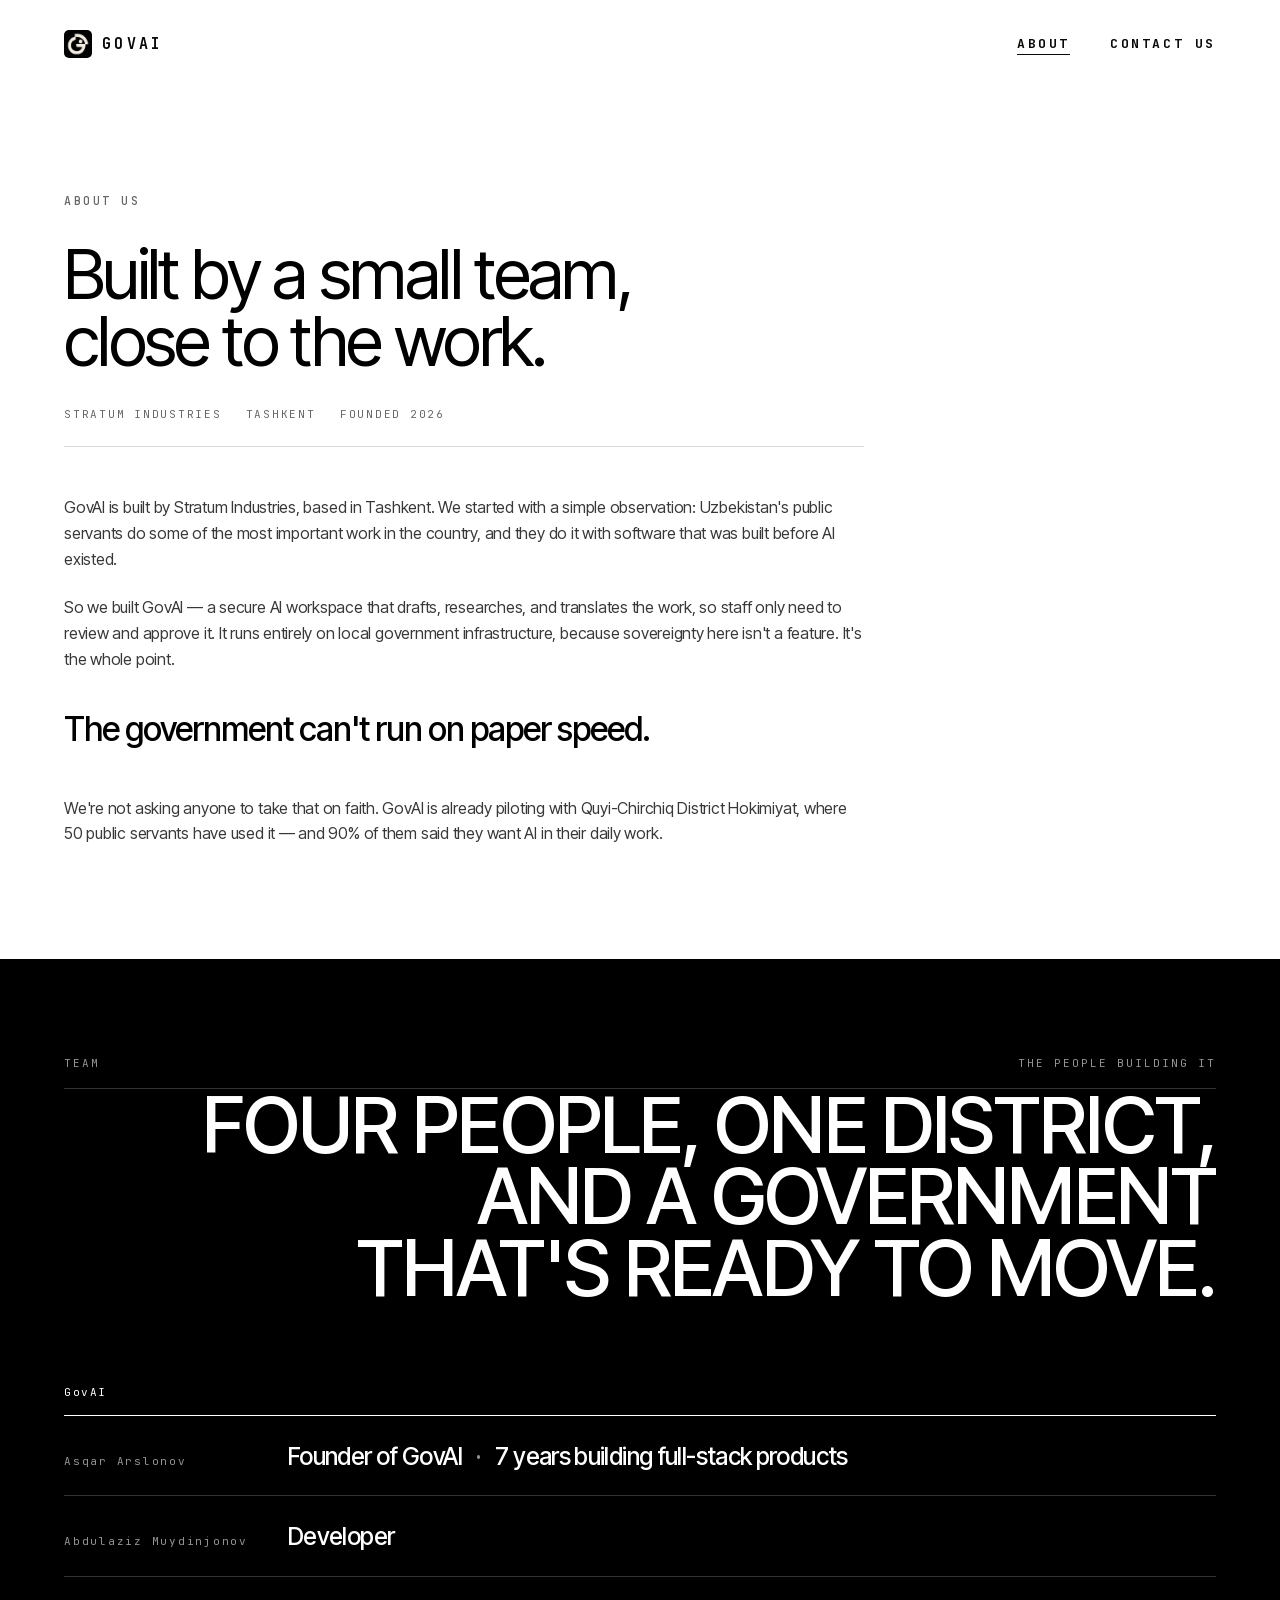
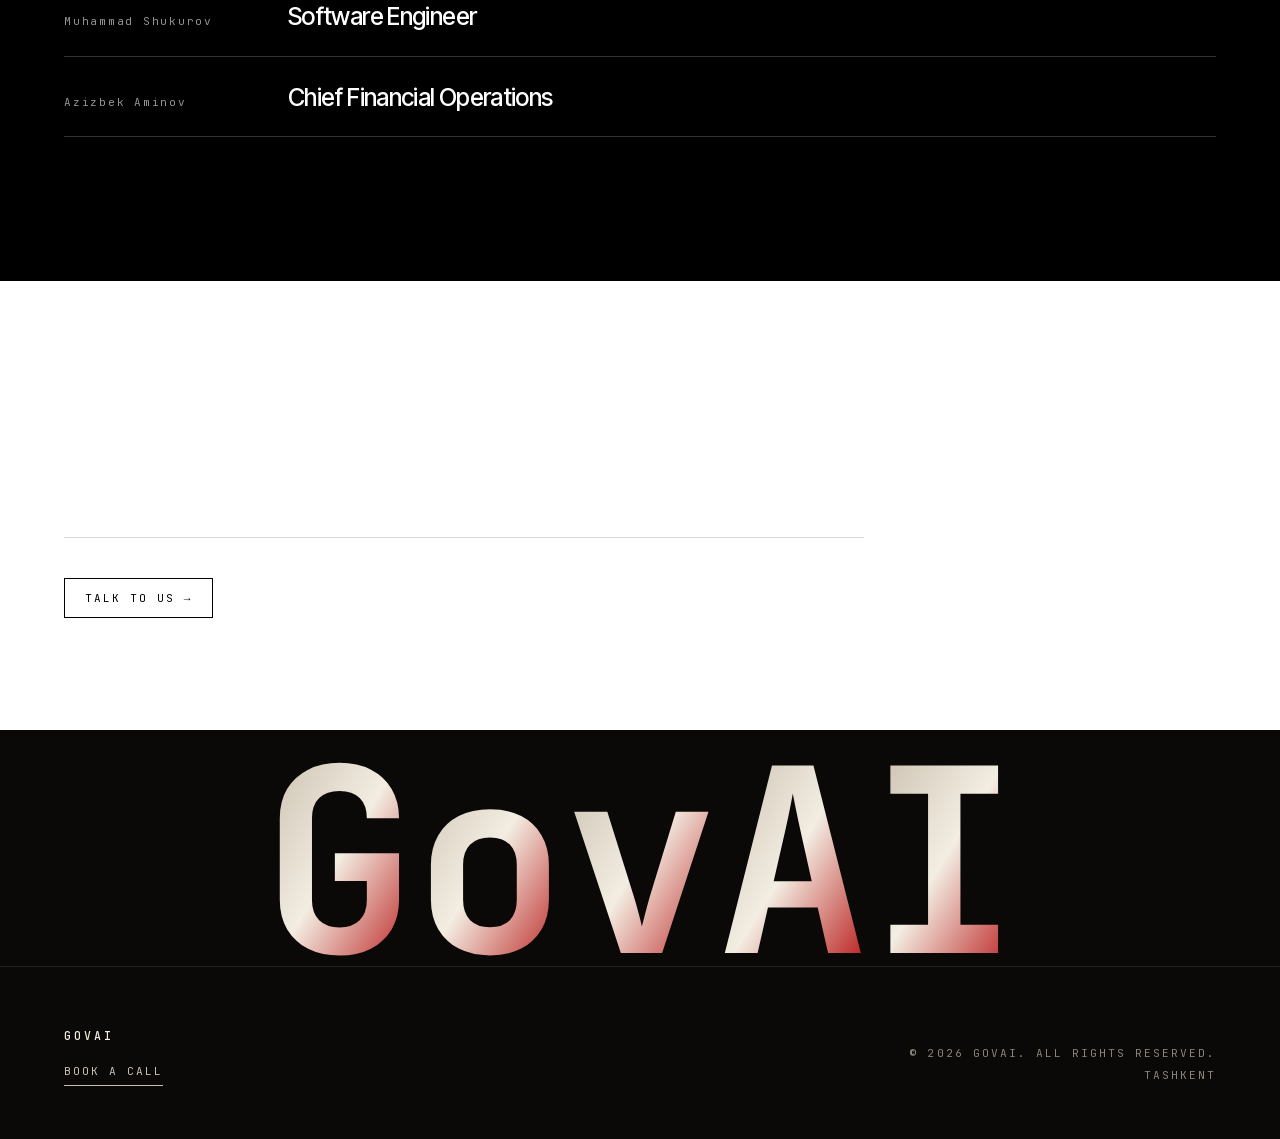
<file: about.html>
<!DOCTYPE html><html lang="en" class="inter_tight_d01c2dd3-module__4YqhVq__variable jetbrains_mono_f7a7eba8-module__w1Moaq__variable antialiased">
<head>
<meta charset="utf-8"/>
<meta name="viewport" content="width=device-width, initial-scale=1"/>
<link rel="preload" href="_next/static/media/051742360c26797e-s.p.0f97p8c3305p_a7cb.woff2?dpl=dpl_3daooTpikwMV96ScLwcUaLhFUWKs" as="font" crossorigin="" type="font/woff2"/>
<link rel="preload" href="_next/static/media/ab57efd000576a30-s.p.0.xyi-bdzzdcza7cb.woff2?dpl=dpl_3daooTpikwMV96ScLwcUaLhFUWKs" as="font" crossorigin="" type="font/woff2"/>
<link rel="stylesheet" href="_next/static/chunks/14.svl.yjtpola7cb.css?dpl=dpl_3daooTpikwMV96ScLwcUaLhFUWKs" data-precedence="next"/>
<meta name="theme-color" content="#ffffff"/>
<title>About · GovAI</title>
<meta name="description" content="GovAI is built by Stratum Industries, based in Tashkent, to give Uzbekistan's public servants an AI workspace built for their work."/>
<link rel="canonical" href="about.html"/>
<meta property="og:title" content="About · GovAI"/>
<meta property="og:description" content="GovAI is built by Stratum Industries, based in Tashkent, to give Uzbekistan's public servants an AI workspace built for their work."/>
<meta property="og:site_name" content="GovAI"/>
<meta property="og:type" content="website"/>
<link rel="icon" href="icon.png" sizes="48x48" type="image/png"/>
<link rel="apple-touch-icon" href="apple-icon.png" sizes="180x180" type="image/png"/>
<script type="application/ld+json">{"@context":"https://schema.org","@type":"AboutPage","name":"About GovAI","url":"https://gov-ai.me/about.html","isPartOf":{"@type":"WebSite","name":"GovAI","url":"https://gov-ai.me"}}</script>
</head>
<body class="min-h-dvh bg-ink text-paper flex flex-col grain">

<header data-stuck="false" class="fixed top-0 inset-x-0 z-50 transition-colors duration-300 bg-transparent">
  <div class="container-wide flex items-center justify-between h-[64px] md:h-[88px]">
    <a aria-label="GovAI - home" class="flex min-h-6 items-center" href="index.html">
      <img src="govai-icon.png" alt="" width="28" height="28" style="width:28px;height:28px;margin-right:10px;display:inline-block;vertical-align:middle;border-radius:5px;"/>
      <span class="font-mono font-bold tracking-[0.22em] uppercase text-[13px] md:text-[15px] text-white">GovAI</span>
    </a>
    <nav class="flex items-center gap-7 md:gap-10">
      <a class="flex min-h-6 items-center font-mono font-bold uppercase tracking-[0.2em] text-[12px] md:text-[13px] text-white underline decoration-1 underline-offset-[6px]" aria-current="page" href="about.html">About</a>
      <a class="flex min-h-6 items-center font-mono font-bold uppercase tracking-[0.2em] text-[12px] md:text-[13px] text-white" href="demo.html">Contact Us</a>
    </nav>
  </div>
</header>

<main class="flex-1 relative z-[2]">
<article class="essay essay--light">
  <div class="container-wide">
    <div class="essay-col">
      <p class="eyebrow essay-eyebrow">About us</p>
      <h1 class="essay-title">Built by a small team,<br/>close to the work.</h1>
      <div class="essay-meta">
        <span>Stratum Industries</span>
        <span>Tashkent</span>
        <span>Founded 2026</span>
      </div>

      <div class="essay-body">
        <p>GovAI is built by Stratum Industries, based in Tashkent. We started with a simple observation: Uzbekistan&#x27;s public servants do some of the most important work in the country, and they do it with software that was built before AI existed.</p>
        <p>So we built GovAI &#x2014; a secure AI workspace that drafts, researches, and translates the work, so staff only need to review and approve it. It runs entirely on local government infrastructure, because sovereignty here isn&#x27;t a feature. It&#x27;s the whole point.</p>
      </div>

      <p class="essay-break" style="color:var(--color-paper);font-family:var(--font-sans);letter-spacing:-.03em;margin-top:2.4rem;margin-bottom:2.4rem;font-size:clamp(1.5rem,2.6vw,2.25rem);font-weight:500;line-height:1.12">The government can&#x27;t run on paper speed.</p>

      <div class="essay-body">
        <p>We&#x27;re not asking anyone to take that on faith. GovAI is already piloting with Quyi-Chirchiq District Hokimiyat, where 50 public servants have used it &#x2014; and 90% of them said they want AI in their daily work.</p>
      </div>
    </div>
  </div>
</article>

<section class="doc-sheet doc-sheet--dark" data-part="Team">
  <div class="container-wide">
    <h2 class="doc-sheet-head"><span>Team</span><span class="doc-sheet-head-end">The people building it</span></h2>
    <h3 class="doc-statement doc-statement--long">Four people, one district, and a government that&#x27;s ready to move.</h3>

    <div class="cidx">
      <div class="cidx-head"><span style="text-transform:none">GovAI</span></div>
      <dl class="cidx-rows">
        <div class="cidx-row">
          <dt class="cidx-label" style="text-transform:none">Asqar Arslonov</dt>
          <dd class="cidx-items"><span class="cidx-item">Founder of GovAI</span><span class="cidx-item">7 years building full-stack products</span></dd>
        </div>
        <div class="cidx-row">
          <dt class="cidx-label" style="text-transform:none">Abdulaziz Muydinjonov</dt>
          <dd class="cidx-items"><span class="cidx-item">Developer</span></dd>
        </div>
        <div class="cidx-row">
          <dt class="cidx-label" style="text-transform:none">Muhammad Shukurov</dt>
          <dd class="cidx-items"><span class="cidx-item">Software Engineer</span></dd>
        </div>
        <div class="cidx-row">
          <dt class="cidx-label" style="text-transform:none">Azizbek Aminov</dt>
          <dd class="cidx-items"><span class="cidx-item">Chief Financial Operations</span></dd>
        </div>
      </dl>
    </div>
  </div>
</section>

<article class="essay essay--light">
  <div class="container-wide">
    <div class="essay-col">
      <div class="essay-foot">
        <a class="doc-cta" href="demo.html">Talk to us &#x2192;</a>
      </div>
    </div>
  </div>
</article>
</main>

<div class="wordmark-wrap" aria-hidden="true">
  <div class="container-wide">
    <span class="wordmark">
      <span class="wordmark-letter">G</span><span class="wordmark-letter">o</span><span class="wordmark-letter">v</span><span class="wordmark-letter">A</span><span class="wordmark-letter">I</span>
    </span>
  </div>
</div>

<footer class="relative z-[2] border-t border-rule">
  <div class="container-wide py-10 md:py-14">
    <div class="flex flex-col gap-8 md:flex-row md:items-end md:justify-between">
      <div class="flex flex-col items-start gap-6">
        <div class="flex flex-col gap-3">
          <a class="flex min-h-6 items-center font-mono font-medium tracking-[0.26em] uppercase text-[11.5px] text-paper w-fit" href="index.html">GovAI</a>
          <a class="caption ulink ulink-quiet flex min-h-6 items-center w-fit" href="demo.html">Book a call</a>
        </div>
      </div>
      <div class="flex flex-col gap-1.5 md:items-end">
        <span class="caption">© 2026 GovAI. All rights reserved.</span>
        <span class="caption">Tashkent</span>
      </div>
    </div>
  </div>
</footer>

</body>
</html>
</file>
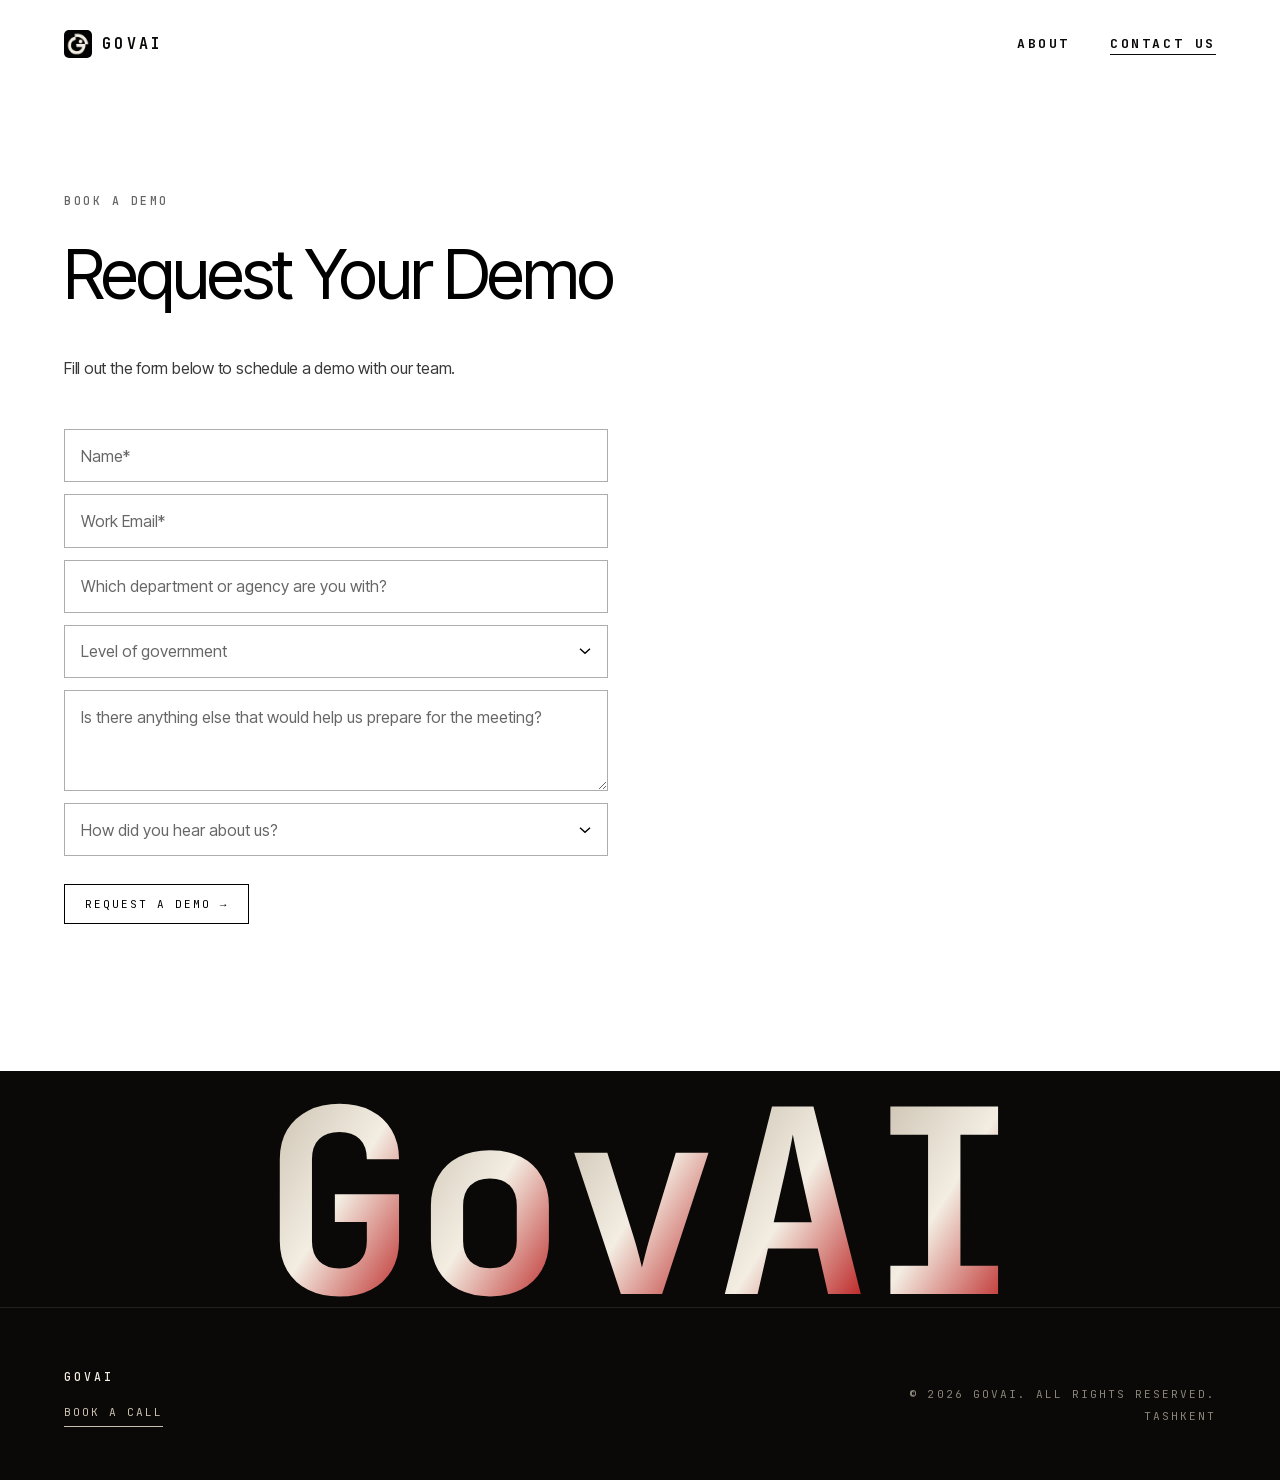
<file: demo.html>
<!DOCTYPE html><html data-dpl-id="dpl_3daooTpikwMV96ScLwcUaLhFUWKs" lang="en" class="inter_tight_d01c2dd3-module__4YqhVq__variable jetbrains_mono_f7a7eba8-module__w1Moaq__variable antialiased">
<!-- Mirrored from stratumindustries.co/demo by HTTrack Website Copier/3.x [XR&CO'2014], Fri, 14 Aug 2026 09:27:01 GMT -->
<!-- Added by HTTrack --><meta http-equiv="content-type" content="text/html;charset=utf-8" /><!-- /Added by HTTrack -->
<head><meta charSet="utf-8"/><meta name="viewport" content="width=device-width, initial-scale=1"/><link rel="preload" href="_next/static/media/051742360c26797e-s.p.0f97p8c3305p_a7cb.woff2?dpl=dpl_3daooTpikwMV96ScLwcUaLhFUWKs" as="font" crossorigin="" type="font/woff2"/><link rel="preload" href="_next/static/media/ab57efd000576a30-s.p.0.xyi-bdzzdcza7cb.woff2?dpl=dpl_3daooTpikwMV96ScLwcUaLhFUWKs" as="font" crossorigin="" type="font/woff2"/><link rel="stylesheet" href="_next/static/chunks/14.svl.yjtpola7cb.css?dpl=dpl_3daooTpikwMV96ScLwcUaLhFUWKs" data-precedence="next"/><link rel="preload" as="script" fetchPriority="low" href="_next/static/chunks/115dplafwys-za7cb.js?dpl=dpl_3daooTpikwMV96ScLwcUaLhFUWKs"/><meta name="next-size-adjust" content=""/><meta name="theme-color" content="#ffffff"/><title>Book a demo · GovAI</title><meta name="description" content="Request a demo of GovAI - the secure AI workspace for government employees, with a person always making the final call."/><link rel="canonical" href="demo.html"/><meta property="og:title" content="GovAI"/><meta property="og:description" content="The AI copilot built for Uzbekistan's public servants. Republic, viloyat and tuman."/><meta property="og:site_name" content="GovAI"/><meta property="og:image" content="https://stratumindustries.co/opengraph-image-pwu6ef?420105a4fa8d4491"/><meta property="og:image:type" content="image/png"/><meta property="og:image:width" content="1200"/><meta property="og:image:height" content="630"/><meta property="og:image:alt" content="GovAI - The secure AI workspace for government employees."/><meta property="og:type" content="website"/><meta name="twitter:card" content="summary_large_image"/><meta name="twitter:title" content="GovAI"/><meta name="twitter:description" content="The AI copilot built for Uzbekistan's public servants. Republic, viloyat and tuman."/><meta name="twitter:image" content="https://stratumindustries.co/opengraph-image-pwu6ef?420105a4fa8d4491"/><meta name="twitter:image:alt" content="GovAI - The secure AI workspace for government employees."/><meta name="twitter:image:type" content="image/png"/><meta name="twitter:image:width" content="1200"/><meta name="twitter:image:height" content="630"/><link rel="icon" href="icon.png" sizes="48x48" type="image/png"/><link rel="apple-touch-icon" href="apple-icon.png" sizes="180x180" type="image/png"/></head><body class="min-h-dvh bg-ink text-paper flex flex-col grain"><div hidden=""><!--$--><!--/$--></div><header data-stuck="false" class="fixed top-0 inset-x-0 z-50 transition-colors duration-300 bg-transparent"><div class="container-wide flex items-center justify-between h-[64px] md:h-[88px]"><a aria-label="GovAI - home" class="flex min-h-6 items-center" href="index.html"><img src="govai-icon.png" alt="" width="28" height="28" style="width:28px;height:28px;margin-right:10px;display:inline-block;vertical-align:middle;border-radius:5px;"/><span class="font-mono font-bold tracking-[0.22em] uppercase text-[13px] md:text-[15px] text-white">GovAI</span></a><nav class="flex items-center gap-7 md:gap-10"><a class="flex min-h-6 items-center font-mono font-bold uppercase tracking-[0.2em] text-[12px] md:text-[13px] text-white" href="about.html">About</a><a aria-current="page" class="flex min-h-6 items-center font-mono font-bold uppercase tracking-[0.2em] text-[12px] md:text-[13px] text-white underline decoration-1 underline-offset-[6px]" href="demo.html">Contact Us</a></nav></div></header><main class="flex-1 relative z-[2]"><article class="essay essay--light"><div class="container-wide"><div class="essay-col"><p class="eyebrow essay-eyebrow">Book a demo</p><h1 class="essay-title">Request Your Demo</h1><div class="essay-body"><p>Fill out the form below to schedule a demo with our team.</p></div><form class="demo-form" noValidate=""><input type="text" name="company_website" tabindex="-1" autocomplete="off" style="position:absolute;left:-9999px;width:1px;height:1px;opacity:0" aria-hidden="true" /><div class="demo-field"><label class="sr-only" for="demo-name">Name (required)</label><input id="demo-name" type="text" class="demo-input" placeholder="Name*" autoComplete="name" maxLength="120" required="" name="name" value=""/></div><div class="demo-field"><label class="sr-only" for="demo-email">Work email (required)</label><input id="demo-email" type="email" class="demo-input" placeholder="Work Email*" autoComplete="email" maxLength="254" required="" name="email" value=""/></div><div class="demo-field"><label class="sr-only" for="demo-agency">Which department or agency are you with?</label><input id="demo-agency" type="text" class="demo-input" placeholder="Which department or agency are you with?" autoComplete="organization" maxLength="200" name="agency" value=""/></div><div class="demo-field"><label class="sr-only" for="demo-gov-level">Level of government</label><select id="demo-gov-level" name="levelOfGovernment" class="demo-input demo-select" data-empty="true"><option value="" selected="">Level of government</option><option value="Republic">Republic</option><option value="Viloyat">Viloyat</option><option value="Tuman">Tuman</option><option value="City or municipality">City or municipality</option><option value="Special district or public authority">Special district or public authority</option><option value="Vendor or contractor serving government">Vendor or contractor serving government</option><option value="Other">Other</option></select></div><div class="demo-field"><label class="sr-only" for="demo-details">Is there anything else that would help us prepare for the meeting?</label><textarea id="demo-details" name="details" class="demo-input demo-textarea" maxLength="4000" rows="3" placeholder="Is there anything else that would help us prepare for the meeting?"></textarea></div><div class="demo-field"><label class="sr-only" for="demo-heard-from">How did you hear about us?</label><select id="demo-heard-from" name="heardFrom" class="demo-input demo-select" data-empty="true"><option value="" selected="">How did you hear about us?</option><option value="Referral">Referral</option><option value="Search">Search</option><option value="X">X</option><option value="LinkedIn">LinkedIn</option><option value="Event">Event</option><option value="Other">Other</option></select></div><div class="demo-actions"><button type="submit" class="doc-cta">Request a demo →</button></div></form></div></div></article><!--$--><!--/$--></main><div class="wordmark-wrap" aria-hidden="true"><div class="container-wide"><span class="wordmark"><span class="wordmark-letter">G</span><span class="wordmark-letter">o</span><span class="wordmark-letter">v</span><span class="wordmark-letter">A</span><span class="wordmark-letter">I</span></span></div></div><footer class="relative z-[2] border-t border-rule"><div class="container-wide py-10 md:py-14"><div class="flex flex-col gap-8 md:flex-row md:items-end md:justify-between"><div class="flex flex-col items-start gap-6"><div class="flex flex-col gap-3"><a class="flex min-h-6 items-center font-mono font-medium tracking-[0.26em] uppercase text-[11.5px] text-paper w-fit" href="index.html">GovAI</a><a class="caption ulink ulink-quiet flex min-h-6 items-center w-fit" href="demo.html">Book a call</a></div></div><div class="flex flex-col gap-1.5 md:items-end"><span class="caption">© 2026 GovAI. All rights reserved.</span><span class="caption">Tashkent</span></div></div></div></footer><!--$!--><template data-dgst="BAILOUT_TO_CLIENT_SIDE_RENDERING"></template><!--/$--><!--$!--><template data-dgst="BAILOUT_TO_CLIENT_SIDE_RENDERING"></template><!--/$--><script type="application/ld+json">{"@context":"https://schema.org","@graph":[{"@type":"Organization","@id":"https://stratumindustries.co/#organization","name":"GovAI","url":"https://stratumindustries.co","email":"founders@stratumindustries.co","logo":"https://stratumindustries.co/apple-icon","description":"GovAI is the secure AI workspace that helps government employees draft, research, and translate their work, with a person approving every result.","sameAs":["https://x.com/Stratum_Inc","https://www.linkedin.com/company/stratum-industries/"],"address":{"@type":"PostalAddress","addressLocality":"Tashkent","addressRegion":"Tashkent","addressCountry":"UZ"},"founder":[]},{"@type":"SoftwareApplication","@id":"https://stratumindustries.co/#software","name":"GovAI","applicationCategory":"BusinessApplication","operatingSystem":"Web","url":"https://stratumindustries.co","provider":{"@id":"https://stratumindustries.co/#organization"},"description":"GovAI drafts, translates, and researches government work in minutes. An employee's request is parsed, routed to the specialist agent for their sector, and a sourced draft is produced with citations for every claim. A person approves every result."}]}</script><script>
(() => {
  "use strict";
  var WORKER_URL = "https://govai-demo-worker.2jgbvj688y.workers.dev";

  var form = document.querySelector(".demo-form");
  if (!form) return;

  var submitBtn = form.querySelector('button[type="submit"]');
  var submitLabel = submitBtn ? submitBtn.textContent : "";

  var status = document.createElement("p");
  status.className = "demo-status";
  status.setAttribute("role", "status");
  status.style.marginTop = "1rem";
  status.style.fontSize = "0.92rem";
  form.appendChild(status);

  function setStatus(text, kind) {
    status.textContent = text;
    status.dataset.kind = kind || "";
  }

  form.addEventListener("submit", function (e) {
    e.preventDefault();
    if (submitBtn) {
      submitBtn.disabled = true;
      submitBtn.textContent = "Sending...";
    }
    setStatus("", "");

    var data = Object.fromEntries(new FormData(form).entries());

    fetch(WORKER_URL, {
      method: "POST",
      headers: { "Content-Type": "application/json" },
      body: JSON.stringify(data),
    })
      .then(function (res) {
        return res.json().then(function (json) {
          return { ok: res.ok, json: json };
        });
      })
      .then(function (result) {
        if (result.ok) {
          form.reset();
          setStatus("Thanks - we'll be in touch shortly.", "success");
        } else {
          setStatus((result.json && result.json.error) || "Something went wrong. Please try again.", "error");
        }
      })
      .catch(function () {
        setStatus("Something went wrong. Please check your connection and try again.", "error");
      })
      .finally(function () {
        if (submitBtn) {
          submitBtn.disabled = false;
          submitBtn.textContent = submitLabel;
        }
      });
  });
})();
</script></body>
<!-- Mirrored from stratumindustries.co/demo by HTTrack Website Copier/3.x [XR&CO'2014], Fri, 14 Aug 2026 09:27:02 GMT -->
</html>
</file>
<file: _next/static/chunks/14.svl.yjtpola7cb.css>
@font-face{font-family:Inter Tight;font-style:normal;font-weight:300;font-display:swap;src:url(../media/13ae3e01af63c0ce-s.0_v7qv~qdckr_.woff2?dpl=dpl_3daooTpikwMV96ScLwcUaLhFUWKs)format("woff2");unicode-range:U+460-52F,U+1C80-1C8A,U+20B4,U+2DE0-2DFF,U+A640-A69F,U+FE2E-FE2F}@font-face{font-family:Inter Tight;font-style:normal;font-weight:300;font-display:swap;src:url(../media/0ee4b8f05dcd9fee-s.0jr2jo04zlceh.woff2?dpl=dpl_3daooTpikwMV96ScLwcUaLhFUWKs)format("woff2");unicode-range:U+301,U+400-45F,U+490-491,U+4B0-4B1,U+2116}@font-face{font-family:Inter Tight;font-style:normal;font-weight:300;font-display:swap;src:url(../media/9eba4caf7edd2921-s.00t_.3.5..g_7.woff2?dpl=dpl_3daooTpikwMV96ScLwcUaLhFUWKs)format("woff2");unicode-range:U+1F??}@font-face{font-family:Inter Tight;font-style:normal;font-weight:300;font-display:swap;src:url(../media/f6752bd2263820da-s.10j9.xtie.pqv.woff2?dpl=dpl_3daooTpikwMV96ScLwcUaLhFUWKs)format("woff2");unicode-range:U+370-377,U+37A-37F,U+384-38A,U+38C,U+38E-3A1,U+3A3-3FF}@font-face{font-family:Inter Tight;font-style:normal;font-weight:300;font-display:swap;src:url(../media/f285987c35230861-s.0l_qy7hq7zupz.woff2?dpl=dpl_3daooTpikwMV96ScLwcUaLhFUWKs)format("woff2");unicode-range:U+102-103,U+110-111,U+128-129,U+168-169,U+1A0-1A1,U+1AF-1B0,U+300-301,U+303-304,U+308-309,U+323,U+329,U+1EA0-1EF9,U+20AB}@font-face{font-family:Inter Tight;font-style:normal;font-weight:300;font-display:swap;src:url(../media/b8d1f0a88dfecec3-s.0g0e~i-as20lr.woff2?dpl=dpl_3daooTpikwMV96ScLwcUaLhFUWKs)format("woff2");unicode-range:U+100-2BA,U+2BD-2C5,U+2C7-2CC,U+2CE-2D7,U+2DD-2FF,U+304,U+308,U+329,U+1D00-1DBF,U+1E00-1E9F,U+1EF2-1EFF,U+2020,U+20A0-20AB,U+20AD-20C0,U+2113,U+2C60-2C7F,U+A720-A7FF}@font-face{font-family:Inter Tight;font-style:normal;font-weight:300;font-display:swap;src:url(../media/ab57efd000576a30-s.p.0.xyi-bdzzdcza7cb.woff2?dpl=dpl_3daooTpikwMV96ScLwcUaLhFUWKs)format("woff2");unicode-range:U+??,U+131,U+152-153,U+2BB-2BC,U+2C6,U+2DA,U+2DC,U+304,U+308,U+329,U+2000-206F,U+20AC,U+2122,U+2191,U+2193,U+2212,U+2215,U+FEFF,U+FFFD}@font-face{font-family:Inter Tight;font-style:normal;font-weight:400;font-display:swap;src:url(../media/13ae3e01af63c0ce-s.0_v7qv~qdckr_.woff2?dpl=dpl_3daooTpikwMV96ScLwcUaLhFUWKs)format("woff2");unicode-range:U+460-52F,U+1C80-1C8A,U+20B4,U+2DE0-2DFF,U+A640-A69F,U+FE2E-FE2F}@font-face{font-family:Inter Tight;font-style:normal;font-weight:400;font-display:swap;src:url(../media/0ee4b8f05dcd9fee-s.0jr2jo04zlceh.woff2?dpl=dpl_3daooTpikwMV96ScLwcUaLhFUWKs)format("woff2");unicode-range:U+301,U+400-45F,U+490-491,U+4B0-4B1,U+2116}@font-face{font-family:Inter Tight;font-style:normal;font-weight:400;font-display:swap;src:url(../media/9eba4caf7edd2921-s.00t_.3.5..g_7.woff2?dpl=dpl_3daooTpikwMV96ScLwcUaLhFUWKs)format("woff2");unicode-range:U+1F??}@font-face{font-family:Inter Tight;font-style:normal;font-weight:400;font-display:swap;src:url(../media/f6752bd2263820da-s.10j9.xtie.pqv.woff2?dpl=dpl_3daooTpikwMV96ScLwcUaLhFUWKs)format("woff2");unicode-range:U+370-377,U+37A-37F,U+384-38A,U+38C,U+38E-3A1,U+3A3-3FF}@font-face{font-family:Inter Tight;font-style:normal;font-weight:400;font-display:swap;src:url(../media/f285987c35230861-s.0l_qy7hq7zupz.woff2?dpl=dpl_3daooTpikwMV96ScLwcUaLhFUWKs)format("woff2");unicode-range:U+102-103,U+110-111,U+128-129,U+168-169,U+1A0-1A1,U+1AF-1B0,U+300-301,U+303-304,U+308-309,U+323,U+329,U+1EA0-1EF9,U+20AB}@font-face{font-family:Inter Tight;font-style:normal;font-weight:400;font-display:swap;src:url(../media/b8d1f0a88dfecec3-s.0g0e~i-as20lr.woff2?dpl=dpl_3daooTpikwMV96ScLwcUaLhFUWKs)format("woff2");unicode-range:U+100-2BA,U+2BD-2C5,U+2C7-2CC,U+2CE-2D7,U+2DD-2FF,U+304,U+308,U+329,U+1D00-1DBF,U+1E00-1E9F,U+1EF2-1EFF,U+2020,U+20A0-20AB,U+20AD-20C0,U+2113,U+2C60-2C7F,U+A720-A7FF}@font-face{font-family:Inter Tight;font-style:normal;font-weight:400;font-display:swap;src:url(../media/ab57efd000576a30-s.p.0.xyi-bdzzdcza7cb.woff2?dpl=dpl_3daooTpikwMV96ScLwcUaLhFUWKs)format("woff2");unicode-range:U+??,U+131,U+152-153,U+2BB-2BC,U+2C6,U+2DA,U+2DC,U+304,U+308,U+329,U+2000-206F,U+20AC,U+2122,U+2191,U+2193,U+2212,U+2215,U+FEFF,U+FFFD}@font-face{font-family:Inter Tight;font-style:normal;font-weight:500;font-display:swap;src:url(../media/13ae3e01af63c0ce-s.0_v7qv~qdckr_.woff2?dpl=dpl_3daooTpikwMV96ScLwcUaLhFUWKs)format("woff2");unicode-range:U+460-52F,U+1C80-1C8A,U+20B4,U+2DE0-2DFF,U+A640-A69F,U+FE2E-FE2F}@font-face{font-family:Inter Tight;font-style:normal;font-weight:500;font-display:swap;src:url(../media/0ee4b8f05dcd9fee-s.0jr2jo04zlceh.woff2?dpl=dpl_3daooTpikwMV96ScLwcUaLhFUWKs)format("woff2");unicode-range:U+301,U+400-45F,U+490-491,U+4B0-4B1,U+2116}@font-face{font-family:Inter Tight;font-style:normal;font-weight:500;font-display:swap;src:url(../media/9eba4caf7edd2921-s.00t_.3.5..g_7.woff2?dpl=dpl_3daooTpikwMV96ScLwcUaLhFUWKs)format("woff2");unicode-range:U+1F??}@font-face{font-family:Inter Tight;font-style:normal;font-weight:500;font-display:swap;src:url(../media/f6752bd2263820da-s.10j9.xtie.pqv.woff2?dpl=dpl_3daooTpikwMV96ScLwcUaLhFUWKs)format("woff2");unicode-range:U+370-377,U+37A-37F,U+384-38A,U+38C,U+38E-3A1,U+3A3-3FF}@font-face{font-family:Inter Tight;font-style:normal;font-weight:500;font-display:swap;src:url(../media/f285987c35230861-s.0l_qy7hq7zupz.woff2?dpl=dpl_3daooTpikwMV96ScLwcUaLhFUWKs)format("woff2");unicode-range:U+102-103,U+110-111,U+128-129,U+168-169,U+1A0-1A1,U+1AF-1B0,U+300-301,U+303-304,U+308-309,U+323,U+329,U+1EA0-1EF9,U+20AB}@font-face{font-family:Inter Tight;font-style:normal;font-weight:500;font-display:swap;src:url(../media/b8d1f0a88dfecec3-s.0g0e~i-as20lr.woff2?dpl=dpl_3daooTpikwMV96ScLwcUaLhFUWKs)format("woff2");unicode-range:U+100-2BA,U+2BD-2C5,U+2C7-2CC,U+2CE-2D7,U+2DD-2FF,U+304,U+308,U+329,U+1D00-1DBF,U+1E00-1E9F,U+1EF2-1EFF,U+2020,U+20A0-20AB,U+20AD-20C0,U+2113,U+2C60-2C7F,U+A720-A7FF}@font-face{font-family:Inter Tight;font-style:normal;font-weight:500;font-display:swap;src:url(../media/ab57efd000576a30-s.p.0.xyi-bdzzdcza7cb.woff2?dpl=dpl_3daooTpikwMV96ScLwcUaLhFUWKs)format("woff2");unicode-range:U+??,U+131,U+152-153,U+2BB-2BC,U+2C6,U+2DA,U+2DC,U+304,U+308,U+329,U+2000-206F,U+20AC,U+2122,U+2191,U+2193,U+2212,U+2215,U+FEFF,U+FFFD}@font-face{font-family:Inter Tight;font-style:normal;font-weight:600;font-display:swap;src:url(../media/13ae3e01af63c0ce-s.0_v7qv~qdckr_.woff2?dpl=dpl_3daooTpikwMV96ScLwcUaLhFUWKs)format("woff2");unicode-range:U+460-52F,U+1C80-1C8A,U+20B4,U+2DE0-2DFF,U+A640-A69F,U+FE2E-FE2F}@font-face{font-family:Inter Tight;font-style:normal;font-weight:600;font-display:swap;src:url(../media/0ee4b8f05dcd9fee-s.0jr2jo04zlceh.woff2?dpl=dpl_3daooTpikwMV96ScLwcUaLhFUWKs)format("woff2");unicode-range:U+301,U+400-45F,U+490-491,U+4B0-4B1,U+2116}@font-face{font-family:Inter Tight;font-style:normal;font-weight:600;font-display:swap;src:url(../media/9eba4caf7edd2921-s.00t_.3.5..g_7.woff2?dpl=dpl_3daooTpikwMV96ScLwcUaLhFUWKs)format("woff2");unicode-range:U+1F??}@font-face{font-family:Inter Tight;font-style:normal;font-weight:600;font-display:swap;src:url(../media/f6752bd2263820da-s.10j9.xtie.pqv.woff2?dpl=dpl_3daooTpikwMV96ScLwcUaLhFUWKs)format("woff2");unicode-range:U+370-377,U+37A-37F,U+384-38A,U+38C,U+38E-3A1,U+3A3-3FF}@font-face{font-family:Inter Tight;font-style:normal;font-weight:600;font-display:swap;src:url(../media/f285987c35230861-s.0l_qy7hq7zupz.woff2?dpl=dpl_3daooTpikwMV96ScLwcUaLhFUWKs)format("woff2");unicode-range:U+102-103,U+110-111,U+128-129,U+168-169,U+1A0-1A1,U+1AF-1B0,U+300-301,U+303-304,U+308-309,U+323,U+329,U+1EA0-1EF9,U+20AB}@font-face{font-family:Inter Tight;font-style:normal;font-weight:600;font-display:swap;src:url(../media/b8d1f0a88dfecec3-s.0g0e~i-as20lr.woff2?dpl=dpl_3daooTpikwMV96ScLwcUaLhFUWKs)format("woff2");unicode-range:U+100-2BA,U+2BD-2C5,U+2C7-2CC,U+2CE-2D7,U+2DD-2FF,U+304,U+308,U+329,U+1D00-1DBF,U+1E00-1E9F,U+1EF2-1EFF,U+2020,U+20A0-20AB,U+20AD-20C0,U+2113,U+2C60-2C7F,U+A720-A7FF}@font-face{font-family:Inter Tight;font-style:normal;font-weight:600;font-display:swap;src:url(../media/ab57efd000576a30-s.p.0.xyi-bdzzdcza7cb.woff2?dpl=dpl_3daooTpikwMV96ScLwcUaLhFUWKs)format("woff2");unicode-range:U+??,U+131,U+152-153,U+2BB-2BC,U+2C6,U+2DA,U+2DC,U+304,U+308,U+329,U+2000-206F,U+20AC,U+2122,U+2191,U+2193,U+2212,U+2215,U+FEFF,U+FFFD}@font-face{font-family:Inter Tight;font-style:normal;font-weight:700;font-display:swap;src:url(../media/13ae3e01af63c0ce-s.0_v7qv~qdckr_.woff2?dpl=dpl_3daooTpikwMV96ScLwcUaLhFUWKs)format("woff2");unicode-range:U+460-52F,U+1C80-1C8A,U+20B4,U+2DE0-2DFF,U+A640-A69F,U+FE2E-FE2F}@font-face{font-family:Inter Tight;font-style:normal;font-weight:700;font-display:swap;src:url(../media/0ee4b8f05dcd9fee-s.0jr2jo04zlceh.woff2?dpl=dpl_3daooTpikwMV96ScLwcUaLhFUWKs)format("woff2");unicode-range:U+301,U+400-45F,U+490-491,U+4B0-4B1,U+2116}@font-face{font-family:Inter Tight;font-style:normal;font-weight:700;font-display:swap;src:url(../media/9eba4caf7edd2921-s.00t_.3.5..g_7.woff2?dpl=dpl_3daooTpikwMV96ScLwcUaLhFUWKs)format("woff2");unicode-range:U+1F??}@font-face{font-family:Inter Tight;font-style:normal;font-weight:700;font-display:swap;src:url(../media/f6752bd2263820da-s.10j9.xtie.pqv.woff2?dpl=dpl_3daooTpikwMV96ScLwcUaLhFUWKs)format("woff2");unicode-range:U+370-377,U+37A-37F,U+384-38A,U+38C,U+38E-3A1,U+3A3-3FF}@font-face{font-family:Inter Tight;font-style:normal;font-weight:700;font-display:swap;src:url(../media/f285987c35230861-s.0l_qy7hq7zupz.woff2?dpl=dpl_3daooTpikwMV96ScLwcUaLhFUWKs)format("woff2");unicode-range:U+102-103,U+110-111,U+128-129,U+168-169,U+1A0-1A1,U+1AF-1B0,U+300-301,U+303-304,U+308-309,U+323,U+329,U+1EA0-1EF9,U+20AB}@font-face{font-family:Inter Tight;font-style:normal;font-weight:700;font-display:swap;src:url(../media/b8d1f0a88dfecec3-s.0g0e~i-as20lr.woff2?dpl=dpl_3daooTpikwMV96ScLwcUaLhFUWKs)format("woff2");unicode-range:U+100-2BA,U+2BD-2C5,U+2C7-2CC,U+2CE-2D7,U+2DD-2FF,U+304,U+308,U+329,U+1D00-1DBF,U+1E00-1E9F,U+1EF2-1EFF,U+2020,U+20A0-20AB,U+20AD-20C0,U+2113,U+2C60-2C7F,U+A720-A7FF}@font-face{font-family:Inter Tight;font-style:normal;font-weight:700;font-display:swap;src:url(../media/ab57efd000576a30-s.p.0.xyi-bdzzdcza7cb.woff2?dpl=dpl_3daooTpikwMV96ScLwcUaLhFUWKs)format("woff2");unicode-range:U+??,U+131,U+152-153,U+2BB-2BC,U+2C6,U+2DA,U+2DC,U+304,U+308,U+329,U+2000-206F,U+20AC,U+2122,U+2191,U+2193,U+2212,U+2215,U+FEFF,U+FFFD}@font-face{font-family:Inter Tight Fallback;src:local(Arial);ascent-override:100.51%;descent-override:25.03%;line-gap-override:0.0%;size-adjust:96.39%}.inter_tight_d01c2dd3-module__4YqhVq__className{font-family:Inter Tight,Inter Tight Fallback;font-style:normal}.inter_tight_d01c2dd3-module__4YqhVq__variable{--ff-sans:"Inter Tight", "Inter Tight Fallback"}
@font-face{font-family:JetBrains Mono;font-style:normal;font-weight:400;font-display:swap;src:url(../media/04c5164763c40239-s.0h-nw9_c8d~-_.woff2?dpl=dpl_3daooTpikwMV96ScLwcUaLhFUWKs)format("woff2");unicode-range:U+460-52F,U+1C80-1C8A,U+20B4,U+2DE0-2DFF,U+A640-A69F,U+FE2E-FE2F}@font-face{font-family:JetBrains Mono;font-style:normal;font-weight:400;font-display:swap;src:url(../media/26f284dcc38c84c0-s.10hk62x1-0d9n.woff2?dpl=dpl_3daooTpikwMV96ScLwcUaLhFUWKs)format("woff2");unicode-range:U+301,U+400-45F,U+490-491,U+4B0-4B1,U+2116}@font-face{font-family:JetBrains Mono;font-style:normal;font-weight:400;font-display:swap;src:url(../media/7e7f32a39836f228-s.0bmyfaahigzds.woff2?dpl=dpl_3daooTpikwMV96ScLwcUaLhFUWKs)format("woff2");unicode-range:U+370-377,U+37A-37F,U+384-38A,U+38C,U+38E-3A1,U+3A3-3FF}@font-face{font-family:JetBrains Mono;font-style:normal;font-weight:400;font-display:swap;src:url(../media/fa39153a3fc630ba-s.0-0ft90hthv3~.woff2?dpl=dpl_3daooTpikwMV96ScLwcUaLhFUWKs)format("woff2");unicode-range:U+102-103,U+110-111,U+128-129,U+168-169,U+1A0-1A1,U+1AF-1B0,U+300-301,U+303-304,U+308-309,U+323,U+329,U+1EA0-1EF9,U+20AB}@font-face{font-family:JetBrains Mono;font-style:normal;font-weight:400;font-display:swap;src:url(../media/6a5386fd6038edbe-s.16fk0g~ypa53a.woff2?dpl=dpl_3daooTpikwMV96ScLwcUaLhFUWKs)format("woff2");unicode-range:U+100-2BA,U+2BD-2C5,U+2C7-2CC,U+2CE-2D7,U+2DD-2FF,U+304,U+308,U+329,U+1D00-1DBF,U+1E00-1E9F,U+1EF2-1EFF,U+2020,U+20A0-20AB,U+20AD-20C0,U+2113,U+2C60-2C7F,U+A720-A7FF}@font-face{font-family:JetBrains Mono;font-style:normal;font-weight:400;font-display:swap;src:url(../media/051742360c26797e-s.p.0f97p8c3305p_a7cb.woff2?dpl=dpl_3daooTpikwMV96ScLwcUaLhFUWKs)format("woff2");unicode-range:U+??,U+131,U+152-153,U+2BB-2BC,U+2C6,U+2DA,U+2DC,U+304,U+308,U+329,U+2000-206F,U+20AC,U+2122,U+2191,U+2193,U+2212,U+2215,U+FEFF,U+FFFD}@font-face{font-family:JetBrains Mono;font-style:normal;font-weight:500;font-display:swap;src:url(../media/04c5164763c40239-s.0h-nw9_c8d~-_.woff2?dpl=dpl_3daooTpikwMV96ScLwcUaLhFUWKs)format("woff2");unicode-range:U+460-52F,U+1C80-1C8A,U+20B4,U+2DE0-2DFF,U+A640-A69F,U+FE2E-FE2F}@font-face{font-family:JetBrains Mono;font-style:normal;font-weight:500;font-display:swap;src:url(../media/26f284dcc38c84c0-s.10hk62x1-0d9n.woff2?dpl=dpl_3daooTpikwMV96ScLwcUaLhFUWKs)format("woff2");unicode-range:U+301,U+400-45F,U+490-491,U+4B0-4B1,U+2116}@font-face{font-family:JetBrains Mono;font-style:normal;font-weight:500;font-display:swap;src:url(../media/7e7f32a39836f228-s.0bmyfaahigzds.woff2?dpl=dpl_3daooTpikwMV96ScLwcUaLhFUWKs)format("woff2");unicode-range:U+370-377,U+37A-37F,U+384-38A,U+38C,U+38E-3A1,U+3A3-3FF}@font-face{font-family:JetBrains Mono;font-style:normal;font-weight:500;font-display:swap;src:url(../media/fa39153a3fc630ba-s.0-0ft90hthv3~.woff2?dpl=dpl_3daooTpikwMV96ScLwcUaLhFUWKs)format("woff2");unicode-range:U+102-103,U+110-111,U+128-129,U+168-169,U+1A0-1A1,U+1AF-1B0,U+300-301,U+303-304,U+308-309,U+323,U+329,U+1EA0-1EF9,U+20AB}@font-face{font-family:JetBrains Mono;font-style:normal;font-weight:500;font-display:swap;src:url(../media/6a5386fd6038edbe-s.16fk0g~ypa53a.woff2?dpl=dpl_3daooTpikwMV96ScLwcUaLhFUWKs)format("woff2");unicode-range:U+100-2BA,U+2BD-2C5,U+2C7-2CC,U+2CE-2D7,U+2DD-2FF,U+304,U+308,U+329,U+1D00-1DBF,U+1E00-1E9F,U+1EF2-1EFF,U+2020,U+20A0-20AB,U+20AD-20C0,U+2113,U+2C60-2C7F,U+A720-A7FF}@font-face{font-family:JetBrains Mono;font-style:normal;font-weight:500;font-display:swap;src:url(../media/051742360c26797e-s.p.0f97p8c3305p_a7cb.woff2?dpl=dpl_3daooTpikwMV96ScLwcUaLhFUWKs)format("woff2");unicode-range:U+??,U+131,U+152-153,U+2BB-2BC,U+2C6,U+2DA,U+2DC,U+304,U+308,U+329,U+2000-206F,U+20AC,U+2122,U+2191,U+2193,U+2212,U+2215,U+FEFF,U+FFFD}@font-face{font-family:JetBrains Mono;font-style:normal;font-weight:700;font-display:swap;src:url(../media/04c5164763c40239-s.0h-nw9_c8d~-_.woff2?dpl=dpl_3daooTpikwMV96ScLwcUaLhFUWKs)format("woff2");unicode-range:U+460-52F,U+1C80-1C8A,U+20B4,U+2DE0-2DFF,U+A640-A69F,U+FE2E-FE2F}@font-face{font-family:JetBrains Mono;font-style:normal;font-weight:700;font-display:swap;src:url(../media/26f284dcc38c84c0-s.10hk62x1-0d9n.woff2?dpl=dpl_3daooTpikwMV96ScLwcUaLhFUWKs)format("woff2");unicode-range:U+301,U+400-45F,U+490-491,U+4B0-4B1,U+2116}@font-face{font-family:JetBrains Mono;font-style:normal;font-weight:700;font-display:swap;src:url(../media/7e7f32a39836f228-s.0bmyfaahigzds.woff2?dpl=dpl_3daooTpikwMV96ScLwcUaLhFUWKs)format("woff2");unicode-range:U+370-377,U+37A-37F,U+384-38A,U+38C,U+38E-3A1,U+3A3-3FF}@font-face{font-family:JetBrains Mono;font-style:normal;font-weight:700;font-display:swap;src:url(../media/fa39153a3fc630ba-s.0-0ft90hthv3~.woff2?dpl=dpl_3daooTpikwMV96ScLwcUaLhFUWKs)format("woff2");unicode-range:U+102-103,U+110-111,U+128-129,U+168-169,U+1A0-1A1,U+1AF-1B0,U+300-301,U+303-304,U+308-309,U+323,U+329,U+1EA0-1EF9,U+20AB}@font-face{font-family:JetBrains Mono;font-style:normal;font-weight:700;font-display:swap;src:url(../media/6a5386fd6038edbe-s.16fk0g~ypa53a.woff2?dpl=dpl_3daooTpikwMV96ScLwcUaLhFUWKs)format("woff2");unicode-range:U+100-2BA,U+2BD-2C5,U+2C7-2CC,U+2CE-2D7,U+2DD-2FF,U+304,U+308,U+329,U+1D00-1DBF,U+1E00-1E9F,U+1EF2-1EFF,U+2020,U+20A0-20AB,U+20AD-20C0,U+2113,U+2C60-2C7F,U+A720-A7FF}@font-face{font-family:JetBrains Mono;font-style:normal;font-weight:700;font-display:swap;src:url(../media/051742360c26797e-s.p.0f97p8c3305p_a7cb.woff2?dpl=dpl_3daooTpikwMV96ScLwcUaLhFUWKs)format("woff2");unicode-range:U+??,U+131,U+152-153,U+2BB-2BC,U+2C6,U+2DA,U+2DC,U+304,U+308,U+329,U+2000-206F,U+20AC,U+2122,U+2191,U+2193,U+2212,U+2215,U+FEFF,U+FFFD}@font-face{font-family:JetBrains Mono Fallback;src:local(Arial);ascent-override:75.79%;descent-override:22.29%;line-gap-override:0.0%;size-adjust:134.59%}.jetbrains_mono_f7a7eba8-module__w1Moaq__className{font-family:JetBrains Mono,JetBrains Mono Fallback;font-style:normal}.jetbrains_mono_f7a7eba8-module__w1Moaq__variable{--ff-mono:"JetBrains Mono", "JetBrains Mono Fallback"}
@layer properties{@supports (((-webkit-hyphens:none)) and (not (margin-trim:inline))) or ((-moz-orient:inline) and (not (color:rgb(from red r g b)))){*,:before,:after,::backdrop{--tw-border-style:solid;--tw-font-weight:initial;--tw-tracking:initial;--tw-blur:initial;--tw-brightness:initial;--tw-contrast:initial;--tw-grayscale:initial;--tw-hue-rotate:initial;--tw-invert:initial;--tw-opacity:initial;--tw-saturate:initial;--tw-sepia:initial;--tw-drop-shadow:initial;--tw-drop-shadow-color:initial;--tw-drop-shadow-alpha:100%;--tw-drop-shadow-size:initial;--tw-backdrop-blur:initial;--tw-backdrop-brightness:initial;--tw-backdrop-contrast:initial;--tw-backdrop-grayscale:initial;--tw-backdrop-hue-rotate:initial;--tw-backdrop-invert:initial;--tw-backdrop-opacity:initial;--tw-backdrop-saturate:initial;--tw-backdrop-sepia:initial;--tw-duration:initial}}}@layer theme{:root,:host{--font-sans:var(--ff-sans), "Helvetica Neue", Helvetica, Arial, sans-serif;--font-mono:var(--ff-mono), ui-monospace, SFMono-Regular, Menlo, monospace;--color-white:#fff;--spacing:.25rem;--font-weight-medium:500;--font-weight-bold:700;--blur-md:12px;--default-transition-duration:.15s;--default-transition-timing-function:cubic-bezier(.4, 0, .2, 1);--default-font-family:var(--font-sans);--default-mono-font-family:var(--font-mono);--color-paper:#f3ede2;--color-ink:#0a0908;--color-graphite:#c9bfae;--color-mute:#8a8377;--color-mute-x:#3a3631;--color-rule:#f3ede21a;--color-accent:#b91c1c;--color-backlog:#fff;--color-cleared:#0fdb46;--color-navy:#071320;--tracking-eyebrow:.22em}}@layer base{*,:after,:before,::backdrop{box-sizing:border-box;border:0 solid;margin:0;padding:0}::file-selector-button{box-sizing:border-box;border:0 solid;margin:0;padding:0}html,:host{-webkit-text-size-adjust:100%;tab-size:4;line-height:1.5;font-family:var(--default-font-family,ui-sans-serif, system-ui, sans-serif, "Apple Color Emoji", "Segoe UI Emoji", "Segoe UI Symbol", "Noto Color Emoji");font-feature-settings:var(--default-font-feature-settings,normal);font-variation-settings:var(--default-font-variation-settings,normal);-webkit-tap-highlight-color:transparent}hr{height:0;color:inherit;border-top-width:1px}abbr:where([title]){-webkit-text-decoration:underline dotted;text-decoration:underline dotted}h1,h2,h3,h4,h5,h6{font-size:inherit;font-weight:inherit}a{color:inherit;-webkit-text-decoration:inherit;-webkit-text-decoration:inherit;-webkit-text-decoration:inherit;-webkit-text-decoration:inherit;text-decoration:inherit}b,strong{font-weight:bolder}code,kbd,samp,pre{font-family:var(--default-mono-font-family,ui-monospace, SFMono-Regular, Menlo, Monaco, Consolas, "Liberation Mono", "Courier New", monospace);font-feature-settings:var(--default-mono-font-feature-settings,normal);font-variation-settings:var(--default-mono-font-variation-settings,normal);font-size:1em}small{font-size:80%}sub,sup{vertical-align:baseline;font-size:75%;line-height:0;position:relative}sub{bottom:-.25em}sup{top:-.5em}table{text-indent:0;border-color:inherit;border-collapse:collapse}:-moz-focusring{outline:auto}progress{vertical-align:baseline}summary{display:list-item}ol,ul,menu{list-style:none}img,svg,video,canvas,audio,iframe,embed,object{vertical-align:middle;display:block}img,video{max-width:100%;height:auto}button,input,select,optgroup,textarea{font:inherit;font-feature-settings:inherit;font-variation-settings:inherit;letter-spacing:inherit;color:inherit;opacity:1;background-color:#0000;border-radius:0}::file-selector-button{font:inherit;font-feature-settings:inherit;font-variation-settings:inherit;letter-spacing:inherit;color:inherit;opacity:1;background-color:#0000;border-radius:0}:where(select:is([multiple],[size])) optgroup{font-weight:bolder}:where(select:is([multiple],[size])) optgroup option{padding-inline-start:20px}::file-selector-button{margin-inline-end:4px}::placeholder{opacity:1}@supports (not ((-webkit-appearance:-apple-pay-button))) or (contain-intrinsic-size:1px){::placeholder{color:currentColor}@supports (color:color-mix(in lab, red, red)){::placeholder{color:color-mix(in oklab, currentcolor 50%, transparent)}}}textarea{resize:vertical}::-webkit-search-decoration{-webkit-appearance:none}::-webkit-date-and-time-value{min-height:1lh;text-align:inherit}::-webkit-datetime-edit{display:inline-flex}::-webkit-datetime-edit-fields-wrapper{padding:0}::-webkit-datetime-edit{padding-block:0}::-webkit-datetime-edit-year-field{padding-block:0}::-webkit-datetime-edit-month-field{padding-block:0}::-webkit-datetime-edit-day-field{padding-block:0}::-webkit-datetime-edit-hour-field{padding-block:0}::-webkit-datetime-edit-minute-field{padding-block:0}::-webkit-datetime-edit-second-field{padding-block:0}::-webkit-datetime-edit-millisecond-field{padding-block:0}::-webkit-datetime-edit-meridiem-field{padding-block:0}::-webkit-calendar-picker-indicator{line-height:1}:-moz-ui-invalid{box-shadow:none}button,input:where([type=button],[type=reset],[type=submit]){appearance:button}::file-selector-button{appearance:button}::-webkit-inner-spin-button{height:auto}::-webkit-outer-spin-button{height:auto}[hidden]:where(:not([hidden=until-found])){display:none!important}:root{--lightningcss-light: ;--lightningcss-dark:initial;color-scheme:dark}html,body{background:var(--color-ink);color:var(--color-paper)}body{font-family:var(--font-sans);-webkit-font-smoothing:antialiased;-moz-osx-font-smoothing:grayscale;text-rendering:optimizelegibility}::selection{background:var(--flip-bg,var(--color-paper));color:var(--flip-fg,var(--color-ink))}:focus-visible{outline-offset:4px;outline:2px solid}}@layer components{.eyebrow{font-family:var(--font-mono);letter-spacing:var(--tracking-eyebrow);text-transform:uppercase;color:var(--color-mute);font-size:.72rem;font-weight:500}.caption{font-family:var(--font-mono);letter-spacing:.18em;text-transform:uppercase;color:var(--color-mute);font-size:.7rem;font-weight:400;line-height:1.45}.ulink{color:inherit;text-decoration:none;transition:color .22s;position:relative}.ulink:after{content:"";transform-origin:100%;background:currentColor;height:1px;transition:transform .38s cubic-bezier(.7,0,.2,1);position:absolute;bottom:-3px;left:0;right:0;transform:scaleX(1)}.ulink:hover{color:var(--color-paper)}.ulink:hover:after{transform-origin:0;transform:scaleX(0)}.ulink-quiet{color:var(--color-graphite)}.container-wide{max-width:1480px;margin-inline:auto;padding-inline:1.5rem}@media (min-width:768px){.container-wide{padding-inline:2.5rem}}@media (min-width:1280px){.container-wide{padding-inline:4rem}}.grain:before{content:"";pointer-events:none;z-index:1;opacity:.035;mix-blend-mode:overlay;background-image:url("data:image/svg+xml;utf8,<svg xmlns='http://www.w3.org/2000/svg' width='180' height='180'><filter id='n'><feTurbulence type='fractalNoise' baseFrequency='0.95' numOctaves='2' stitchTiles='stitch'/><feColorMatrix values='0 0 0 0 1 0 0 0 0 1 0 0 0 0 1 0 0 0 0.55 0'/></filter><rect width='100%' height='100%' filter='url(%23n)'/></svg>");position:fixed;inset:0}.gallery{--gap:20px;--card-w:110px;--sec-per-card:10s;--card-h:calc(var(--card-w) * 5 / 4);flex-direction:column;gap:1.5rem;width:100%;display:flex;-webkit-mask-image:linear-gradient(90deg,#0000 0,#000 6% 94%,#0000 100%);mask-image:linear-gradient(90deg,#0000 0,#000 6% 94%,#0000 100%)}@media (min-width:916px){.gallery{--card-w:140px;--sec-per-card:12.308s}}@media (min-width:1458px){.gallery{--card-w:175px;--sec-per-card:15s}}.gallery-row{content-visibility:auto;contain-intrinsic-size:auto var(--card-h);width:100%;overflow:hidden}.gallery-track{gap:var(--gap);--set-w:calc(var(--set-cards,9) * (var(--card-w) + var(--gap)));width:max-content;animation-timing-function:linear;animation-iteration-count:infinite;animation-duration:calc(var(--set-cards,9) * var(--sec-per-card));display:flex}.gallery-track--ltr{animation-name:gallery-scroll-ltr}.gallery-track--rtl{animation-name:gallery-scroll-rtl}@keyframes gallery-scroll-ltr{0%{transform:translate(0)}to{transform:translate3d(calc(-1 * var(--set-w)), 0, 0)}}@keyframes gallery-scroll-rtl{0%{transform:translate3d(calc(-1 * var(--set-w)), 0, 0)}to{transform:translate(0)}}.gallery-card{width:var(--card-w);flex-direction:column;flex:none;gap:.85rem;display:flex}.gallery-card .frame{aspect-ratio:4/5;background:#ececea;width:100%;position:relative;overflow:hidden}.gallery-card .frame:after{content:"";pointer-events:none;position:absolute;inset:0;box-shadow:inset 0 0 40px #00000026}.gallery-card img{object-fit:cover;width:100%;height:100%;transition:transform 1.2s cubic-bezier(.4,0,.2,1),filter .6s cubic-bezier(.4,0,.2,1)}.gallery-card:hover img{transform:scale(1.025)}.doc-panel,.doc-sheet.doc-sheet--dark,.doc-sheet.doc-sheet--navy{color:#fff;--rule:#fff3;--dim:#ffffff94;--ghost:#ffffff1a;--flip-bg:#fff;--flip-fg:#000;background:#000}.doc-panel.doc-hero--light{color:#000;--rule:#00000026;--dim:#0000008a;--ghost:#0000001a;--flip-bg:#000;--flip-fg:#fff;background:#fff}.doc-hero--light .doc-hero-veil{background-color:#00000014}.doc-hero--light .doc-baseline{color:#0000008c;border-top:none}.doc-hero--light .doc-head--ruled{border-bottom:none;padding-bottom:0}.doc-hero--light .doc-cover-row{border-top:none;padding-top:0}.doc-hero--light .container-wide{padding-inline:24px}@media (min-width:768px){.doc-hero--light .container-wide{padding-inline:40px}}@media (min-width:1280px){.doc-hero--light .container-wide{padding-inline:64px}}.doc-hero--light .doc-cover-main{grid-template-columns:minmax(0,1fr);align-items:end;gap:2.5rem;margin-top:auto;display:grid}@media (min-width:900px){.doc-hero--light .doc-cover-main{grid-template-columns:minmax(0,1fr) minmax(0,280px);align-items:start;gap:48px}}@media (min-width:1280px){.doc-hero--light .doc-cover-main{grid-template-columns:minmax(0,1fr) minmax(0,280px);gap:56px}}@media (min-width:900px) and (min-height:700px){.doc-hero--light .doc-cover-row{margin-top:-64px}}.doc-hero--light .doc-title-br--light{display:inline}.doc-hero--light .doc-title{letter-spacing:-.033em;font-size:clamp(24px,9.3vw,112px);font-weight:500;line-height:.88}@media (min-width:900px){.doc-hero--light .doc-title{font-size:clamp(48px,5.8vw,112px)}}@media (min-width:1280px){.doc-hero--light .doc-title{font-size:clamp(48px,6.9vw,112px)}}@media (min-width:1480px){.doc-hero--light .doc-title{font-size:112px}}.doc-hero--light .doc-standfirst{letter-spacing:-.006em;max-width:32ch;margin-top:0;font-size:.9375rem;font-weight:500;line-height:1.42}.doc-hero--light .doc-cta-row{margin-top:1rem}.doc-sheet{color:#000;--rule:#00000026;--dim:#0000008a;--ghost:#00000017;--flip-bg:#000;--flip-fg:#fff;background:#fff;padding-block:4.5rem 6rem}.doc-sheet.doc-sheet--navy{background:var(--color-navy)}@media (min-width:768px){.doc-sheet{padding-block:6rem 9rem}}.doc-sheet-head--after{margin-top:3.5rem}@media (min-width:1024px){.doc-sheet-head--after{margin-top:5rem}}.doc-sheet-head{font-family:var(--font-mono);letter-spacing:.18em;text-transform:uppercase;color:var(--dim);border-bottom:1px solid var(--rule);justify-content:space-between;gap:2rem;padding-bottom:1rem;font-size:.6875rem;display:flex}.doc-hero{flex-direction:column;justify-content:space-between;min-height:100svh;padding-block:5.5rem 3rem;display:flex;position:relative}@media (min-width:768px){.doc-hero{padding-block:6.5rem 3.5rem}}.doc-hero>:not(.doc-hero-veil){z-index:1;position:relative}.doc-hero-veil{z-index:0;pointer-events:none;background-color:#ffffff0e;position:absolute;inset:0;-webkit-mask-image:linear-gradient(#0000 0,#000 14% 86%,#0000 100%);mask-image:linear-gradient(#0000 0,#000 14% 86%,#0000 100%)}.doc-head--ruled{border-bottom:1px solid #ffffff29;padding-bottom:1.1rem}.doc-cover-row{border-top:1px solid #ffffff29;gap:3rem;padding-top:2.25rem;display:grid}.doc-cover-block{max-width:60rem}.doc-cover-block>.doc-standfirst:first-child{margin-top:0}.doc-baseline{font-family:var(--font-mono);letter-spacing:.18em;text-transform:uppercase;color:#ffffff8c;border-top:1px solid #ffffff29;align-items:center;gap:1.5rem;padding-top:1.1rem;font-size:.6875rem;display:flex}.doc-baseline-end{margin-left:auto}.doc-baseline .doc-arrow{opacity:1;font-size:1rem}@media (max-width:599px){.doc-baseline>span:nth-child(2){display:none}}.doc-head{flex-wrap:wrap;justify-content:space-between;align-items:flex-start;gap:.75rem 2rem;display:flex}.doc-mark{font-family:var(--font-mono);letter-spacing:.18em;text-transform:uppercase;font-size:.6875rem;line-height:1.4}.doc-title{font-family:var(--font-sans);letter-spacing:-.038em;font-size:clamp(2.4rem,7.2vw,7.2rem);font-weight:500;line-height:.9}.doc-title-br--light{display:none}.doc-standfirst{font-family:var(--font-sans);letter-spacing:-.018em;max-width:46ch;margin-top:2.25rem;font-size:clamp(1.05rem,1.55vw,1.5rem);font-weight:300;line-height:1.36}.doc-arrow{font-family:var(--font-sans);opacity:.85;font-size:1.5rem;line-height:1}.doc-cta-row{flex-wrap:wrap;align-items:center;gap:.75rem 1.25rem;margin-top:3.5rem;display:flex}.doc-cta{font-family:var(--font-mono);letter-spacing:.18em;text-transform:uppercase;white-space:nowrap;border:1px solid;padding:.85rem 1.25rem .8rem;font-size:.6875rem;line-height:1;transition:background .22s,color .22s,opacity .22s}.doc-cta:hover{background:var(--flip-bg,#fff);color:var(--flip-fg,#000)}.doc-cta--quiet{color:var(--dim);text-underline-offset:5px;border-color:#0000;padding-inline:0;text-decoration:underline;text-decoration-thickness:1px}.doc-cta--quiet:hover{color:inherit;background:0 0}.doc-ghost{font-family:var(--font-sans);letter-spacing:-.035em;color:var(--ghost);margin-top:1.5rem;margin-bottom:-.1em;font-size:clamp(2.5rem,11vw,11rem);font-weight:400;line-height:1}.doc-statement{font-family:var(--font-sans);text-transform:uppercase;letter-spacing:-.028em;text-align:right;text-wrap:balance;font-size:clamp(2.35rem,9.4vw,9.4rem);font-weight:500;line-height:.88}.doc-statement--long{letter-spacing:-.024em;font-size:clamp(2rem,6.1vw,6.1rem);line-height:.92}.doc-statement--mid{margin-top:7rem}@media (min-width:1024px){.doc-statement--mid{margin-top:11rem}}.doc-closer{font-family:var(--font-sans);letter-spacing:-.036em;max-width:20ch;margin-top:5rem;font-size:clamp(1.9rem,4.6vw,4.6rem);font-weight:500;line-height:.98}.doc-plate{width:100%;margin-top:4.5rem}@media (min-width:1024px){.doc-plate{margin-top:6rem}}.doc-plate--half{max-width:34rem}.doc-plate--right{margin-left:auto}.doc-plate-frame{aspect-ratio:16/9;background:var(--ghost);width:100%;display:block;position:relative;overflow:hidden}.doc-plate-frame img{object-fit:cover}.doc-plate--half .doc-plate-frame{aspect-ratio:4/3}.doc-plate--r-wide .doc-plate-frame{aspect-ratio:21/9}.doc-plate-meta{font-family:var(--font-mono);letter-spacing:.12em;text-transform:uppercase;color:var(--dim);flex-direction:column;gap:.15rem;margin-top:.9rem;font-size:.6875rem;line-height:1.5;display:flex}.doc-blend{z-index:40;color:#fff;mix-blend-mode:difference;pointer-events:none;position:fixed}.doc-rail{writing-mode:vertical-rl;font-family:var(--font-mono);letter-spacing:.22em;text-transform:uppercase;font-size:.6875rem;top:50%;right:.85rem;translate:0 -50%}@media (max-width:767px){.doc-rail{display:none}}.arg{margin-top:3rem}@media (min-width:1024px){.arg{margin-top:4.5rem}}.arg-para{font-family:var(--font-sans);letter-spacing:-.024em;max-width:54ch;font-size:clamp(1.1rem,1.75vw,1.75rem);font-weight:400;line-height:1.28}.arg-para+.arg-para{margin-top:2.25em}.arg-line{display:block}.arg-line+.arg-line{margin-top:.28em}.doc-lede{font-family:var(--font-sans);letter-spacing:-.032em;max-width:26ch;margin-top:4rem;font-size:clamp(1.5rem,3.1vw,3.125rem);font-weight:400;line-height:1.13}@media (min-width:1024px){.doc-lede{margin-top:6rem}}.doc-kicker{font-family:var(--font-mono);letter-spacing:.18em;text-transform:uppercase;color:var(--dim);margin-top:4rem;font-size:.6875rem}.plist{margin-top:3.5rem}@media (min-width:1024px){.plist{margin-top:5rem}}.plist-head,.agrid-head,.cidx-head{font-family:var(--font-mono);letter-spacing:.14em;text-transform:uppercase;border-bottom:1px solid;gap:1.5rem;padding-bottom:.9rem;font-size:.6875rem;display:flex}.plist-head-end,.agrid-head-end,.cidx-head-end{margin-left:auto}.plist-rows{list-style:none}.plist-row{border-bottom:1px solid var(--rule);grid-template-columns:2.25rem 1fr;align-items:baseline;gap:0 1rem;padding-block:1.35rem;display:grid}@media (min-width:1024px){.plist-row{grid-template-columns:5rem 1fr;gap:0 2rem;padding-block:1.6rem}}.plist-n{font-family:var(--font-mono);letter-spacing:.16em;color:var(--dim);font-size:.6875rem}.plist-text{font-family:var(--font-sans);letter-spacing:-.028em;max-width:40ch;font-size:clamp(1.2rem,2.2vw,2.25rem);font-weight:500;line-height:1.14}.plist-foot{justify-content:space-between;align-items:flex-end;gap:2rem;padding-top:2.5rem;display:flex}.plist-total{font-family:var(--font-sans);letter-spacing:-.032em;max-width:18ch;font-size:clamp(1.4rem,2.8vw,2.75rem);font-weight:500;line-height:1.04}.plist-stamp{font-family:var(--font-mono);letter-spacing:.26em;text-transform:uppercase;color:var(--color-paper);background:var(--color-accent);border:2px solid var(--color-accent);white-space:nowrap;padding:.45rem .9rem .4rem;font-size:clamp(.7rem,1.4vw,1rem);rotate:-8deg}.plist-mark{font-family:var(--font-mono);letter-spacing:.2em;text-transform:uppercase;color:var(--dim);border:1px solid var(--rule);white-space:nowrap;padding:.5rem .9rem .45rem;font-size:.6875rem}.cidx{margin-top:3.5rem}@media (min-width:1024px){.cidx{margin-top:5rem}}.cidx-row{border-bottom:1px solid var(--rule);grid-template-columns:1fr;gap:.6rem 2rem;padding-block:1.35rem;display:grid}@media (min-width:768px){.cidx-row{grid-template-columns:12rem 1fr;align-items:baseline;padding-block:1.6rem}}.cidx-label{font-family:var(--font-mono);letter-spacing:.16em;text-transform:uppercase;color:var(--dim);font-size:.6875rem}.cidx-items{font-family:var(--font-sans);letter-spacing:-.026em;flex-wrap:wrap;gap:.35rem 0;font-size:clamp(1.1rem,1.9vw,1.9rem);font-weight:500;line-height:1.16;display:flex}.cidx-item+.cidx-item:before{content:"·";color:var(--dim);padding-inline:.6em}.cidx-foot{font-family:var(--font-sans);letter-spacing:-.018em;color:var(--dim);max-width:44ch;padding-top:2rem;font-size:clamp(1rem,1.3vw,1.25rem);font-weight:400;line-height:1.3}.agrid-wrap{margin-top:5rem}@media (min-width:1024px){.agrid-wrap{margin-top:7rem}}.agrid{grid-template-columns:repeat(26,1fr);gap:3px;margin-top:1.75rem;display:grid}.agrid-tile{aspect-ratio:1;background:var(--color-cleared);--tile-band:32%;position:relative}.agrid-tile:before{content:"";background:var(--color-backlog);opacity:0;position:absolute;inset:0}@supports (animation-timeline:view()){@keyframes tile-clear{0%{opacity:1}to{opacity:0}}.agrid-tile:before{animation:linear both tile-clear;animation-timeline:view();animation-range:cover var(--tile-from) cover calc(var(--tile-from) + var(--tile-band))}}@media (prefers-reduced-motion:reduce){.agrid-tile:before{opacity:0;animation:none}}.agrid-lede{font-family:var(--font-sans);letter-spacing:-.032em;max-width:24ch;margin-bottom:2.5rem;font-size:clamp(1.4rem,2.9vw,2.875rem);font-weight:400;line-height:1.12}@media (min-width:1024px){.agrid-lede{margin-bottom:3.5rem}}.agrid-note{font-family:var(--font-mono);letter-spacing:.14em;text-transform:uppercase;color:var(--dim);margin-top:1.25rem;font-size:.6875rem}.xch{max-width:68rem;margin-top:3rem}@media (min-width:1024px){.xch{margin-top:4rem}}.xch-head{font-family:var(--font-mono);letter-spacing:.18em;text-transform:uppercase;color:var(--dim);border-bottom:1px solid;padding-bottom:.9rem;padding-right:4.5rem;font-size:.6875rem;display:flex}.xch-head-end{margin-left:auto}.xch-row{border-bottom:1px solid var(--rule);grid-template-columns:1fr 2.5rem 1fr 3rem;align-items:start;gap:1.25rem;padding-block:1.35rem;display:grid}.xch-cell{flex-direction:column;gap:.2rem;min-width:0;display:flex}.xch-cell--gov{text-align:right;align-items:flex-end}@media (max-width:767px){.xch-head{display:none}.xch-row{grid-template-columns:1fr auto}.xch-arrow,.xch-cell:empty{display:none}.xch-cell--gov{text-align:left;align-items:flex-start}}.xch-text{font-family:var(--font-sans);letter-spacing:-.022em;margin-top:.4rem;font-size:clamp(1rem,1.35vw,1.3125rem);font-weight:400;line-height:1.24}.xch-who{font-family:var(--font-mono);letter-spacing:.16em;text-transform:uppercase;color:var(--dim);font-size:.625rem}.xch-arrow{font-family:var(--font-mono);text-align:center;color:var(--dim);padding-top:.9rem;font-size:1rem}.xch-time{font-family:var(--font-mono);letter-spacing:.1em;color:var(--dim);white-space:nowrap;text-align:right;font-size:.625rem}.xch-officer{background:var(--flip-bg);color:var(--flip-fg);flex-direction:column;gap:.35rem;margin-top:1.5rem;padding:1.35rem 1.5rem;display:flex}.xch-officer .xch-who,.xch-officer .xch-time{color:var(--flip-fg);opacity:.62}.xch-officer .xch-text{max-width:46ch}.xch-result{font-family:var(--font-sans);letter-spacing:-.04em;margin-top:2rem;font-size:clamp(2.25rem,6vw,6rem);font-weight:500;line-height:.95}@supports (animation-timeline:view()){@keyframes lift{0%{opacity:0;translate:0 28px}to{opacity:1;translate:0}}@keyframes lift-left{0%{opacity:0;translate:-32px}to{opacity:1;translate:0}}@keyframes lift-right{0%{opacity:0;translate:32px}to{opacity:1;translate:0}}.doc-statement,.doc-lede,.plist-row,.cidx-row,.xch-row,.agrid-lede,.doc-closer{animation:linear both lift;animation-timeline:view();animation-range:entry 4% cover 26%}.xch-officer{animation:linear both lift;animation-timeline:view();animation-range:entry 2% cover 32%}}@media (prefers-reduced-motion:reduce){.doc-statement,.doc-lede,.plist-row,.cidx-row,.xch-row,.agrid-lede,.doc-closer,.xch-officer{opacity:1;animation:none;translate:none}}@keyframes hero-fade{0%{opacity:.01;transform:translateY(14px)}to{opacity:1;transform:translateY(0)}}.hero-fade{opacity:.01;animation:1.1s cubic-bezier(.18,.6,.18,1) both hero-fade}.hero-d-1{animation-delay:80ms}.hero-d-2{animation-delay:.28s}.hero-d-3{animation-delay:.54s}.hero-d-4{animation-delay:.8s}@media (prefers-reduced-motion:reduce){.hero-fade{opacity:1;animation:none;transform:none}.gallery-track,.gallery-track--ltr,.gallery-track--rtl{animation:none}}.essay{--flip-bg:#f3ede2;--flip-fg:#0a0908;--dim:var(--color-mute);padding-block:9rem 5rem}@media (min-width:768px){.essay{padding-block:12rem 7rem}}.essay-col{max-width:50rem}.essay--vision .essay-col{margin-inline:auto}.essay--vision{color:#fff}.essay--vision .essay-masthead{text-align:center}.essay--vision .essay-byline{color:#fff}.essay--vision .essay-meta{color:#ffffffad;border-bottom:0;justify-content:center;margin-top:0;margin-bottom:1.5rem;padding-bottom:0}.essay--vision .essay-title{border-bottom:1px solid #fff3;padding-bottom:2.75rem}@media (min-width:768px){.essay--vision .essay-title{white-space:nowrap}}.essay--vision .essay-body,.essay--vision .essay-body .essay-break{color:#fff}.essay--vision .essay-foot{justify-content:center}.essay-eyebrow{margin-bottom:2rem;display:block}.essay-title{font-family:var(--font-sans);letter-spacing:-.038em;text-wrap:balance;font-size:clamp(2.2rem,5.4vw,4.5rem);font-weight:400;line-height:.96}.essay-meta{border-bottom:1px solid var(--color-rule);font-family:var(--font-mono);letter-spacing:.16em;text-transform:uppercase;color:var(--color-mute);flex-wrap:wrap;gap:.5rem 1.5rem;margin-top:2rem;padding-bottom:1.5rem;font-size:.6875rem;display:flex}.essay-body{font-family:var(--font-sans);letter-spacing:-.014em;color:var(--color-graphite);margin-top:3rem;font-size:clamp(1rem,1.15vw,1.125rem);font-weight:400;line-height:1.6}.essay-body>p+p{margin-top:1.45em}.essay-body a{color:inherit;text-underline-offset:.18em;text-decoration:underline;text-decoration-thickness:1px}@supports (color:color-mix(in lab, red, red)){.essay-body a{-webkit-text-decoration-color:color-mix(in srgb, currentColor 50%, transparent);-webkit-text-decoration-color:color-mix(in srgb, currentColor 50%, transparent);-webkit-text-decoration-color:color-mix(in srgb, currentColor 50%, transparent);text-decoration-color:color-mix(in srgb, currentColor 50%, transparent)}}.essay-body a{transition:text-decoration-color .15s}.essay-body a:hover{text-decoration-color:currentColor}.essay-figure{max-width:38rem;margin-block:3rem;margin-inline:auto;overflow:hidden}.essay-figure img{width:100%;height:auto}.essay-body .essay-break{color:var(--color-paper);font-family:var(--font-sans);letter-spacing:-.03em;margin-top:2.4rem;margin-bottom:2.4rem;font-size:clamp(1.5rem,2.6vw,2.25rem);font-weight:500;line-height:1.12}.essay-foot{border-top:1px solid var(--color-rule);flex-wrap:wrap;align-items:center;gap:.75rem 1.25rem;margin-top:4rem;padding-top:2.5rem;display:flex}.essay.essay--light{color:#000;--lightningcss-light:initial;--lightningcss-dark: ;color-scheme:light;--color-paper:#000;--color-graphite:#000000c7;--color-mute:#0009;--color-rule:#00000026;--rule:#00000026;--dim:#0000008a;--ghost:#0000001a;--flip-bg:#000;--flip-fg:#fff;--field-rule:#00000052;--field-rule-strong:#0000009e;background:#fff}.demo-form{max-width:34rem;margin-top:3rem}.essay:not(.essay--light) .demo-form{--field-rule:#ffffff47;--field-rule-strong:#ffffff9e}.demo-field{flex-direction:column;margin-bottom:.75rem;display:flex}.demo-input{font-family:var(--font-sans);color:var(--color-paper);border:1px solid var(--field-rule);background:0 0;padding:.85rem 1rem;font-size:1rem;line-height:1.5;transition:border-color .2s}.demo-input::placeholder{color:var(--color-mute);opacity:1}.demo-input:hover{border-color:var(--field-rule-strong)}.demo-input:focus-visible{outline-offset:2px;border-color:var(--field-rule-strong)}.demo-input[aria-invalid=true]{border-color:var(--color-paper)}.demo-textarea{resize:vertical;min-height:3.5rem}.demo-select{appearance:none;background-image:url("data:image/svg+xml;utf8,<svg xmlns='http://www.w3.org/2000/svg' viewBox='0 0 12 8' fill='none' stroke='%23000' stroke-width='1.4'><path d='M1 1.75 6 6.25 11 1.75'/></svg>");background-position:right 1rem center;background-repeat:no-repeat;background-size:12px 8px;padding-right:2.75rem}.essay:not(.essay--light) .demo-select{background-image:url("data:image/svg+xml;utf8,<svg xmlns='http://www.w3.org/2000/svg' viewBox='0 0 12 8' fill='none' stroke='%23fff' stroke-width='1.4'><path d='M1 1.75 6 6.25 11 1.75'/></svg>")}.demo-select[data-empty]{color:var(--color-mute)}.demo-field-error,.demo-form-error{font-family:var(--font-mono);letter-spacing:.14em;text-transform:uppercase;color:var(--color-paper);font-size:.6875rem}.demo-field-error{margin-top:.6rem;margin-bottom:.35rem}.demo-form-error{margin-top:1.25rem}.demo-actions{margin-top:1.75rem}.demo-status{margin-top:1rem;font-size:.92rem;min-height:1.3em}.demo-status[data-kind="success"]{color:var(--color-cleared)}.demo-status[data-kind="error"]{color:var(--color-accent)}.demo-actions .doc-cta:disabled{opacity:.5;cursor:default}.demo-success{max-width:40rem;margin-top:3rem}.demo-success:focus-visible{outline:none}.demo-success-mark{font-family:var(--font-mono);letter-spacing:.16em;text-transform:uppercase;color:var(--color-mute);margin-bottom:1.25rem;font-size:.6875rem}.demo-success-lede{font-family:var(--font-sans);letter-spacing:-.03em;color:var(--color-paper);font-size:clamp(1.5rem,2.6vw,2.25rem);font-weight:500;line-height:1.12}.wordmark-wrap{-webkit-user-select:none;user-select:none;width:100%;padding:0;line-height:0;overflow:hidden}.wordmark-wrap .container-wide{padding-inline:24px}@media (min-width:768px){.wordmark-wrap .container-wide{padding-inline:40px}}@media (min-width:1280px){.wordmark-wrap .container-wide{padding-inline:64px}}.wordmark{text-align:center;font-family:var(--font-mono);text-transform:none;letter-spacing:-.01em;white-space:nowrap;padding-top:.12em;padding-bottom:.02em;font-size:clamp(3rem,22.3vw - 10.7px,301px);font-weight:700;line-height:.78;display:block}@media (min-width:768px){.wordmark{font-size:clamp(3rem,22.3vw - 17.8px,301px)}}@media (min-width:1280px){.wordmark{font-size:clamp(3rem,22.3vw - 28.5px,301px)}}.wordmark-letter{background-color:var(--color-graphite);background-image:linear-gradient(122deg, var(--color-graphite) 0%, var(--color-paper) 50%, var(--color-accent) 100%);-webkit-text-fill-color:transparent;color:#0000;background-position:0 0;background-repeat:no-repeat;-webkit-background-clip:text;background-clip:text;transition:opacity .38s cubic-bezier(.7,0,.2,1);display:inline-block}.wordmark:hover .wordmark-letter{opacity:.85}.wordmark .wordmark-letter:hover{opacity:1}@supports (animation-timeline:view()){@keyframes wm-sweep{0%{background-position:-1.1em 0}to{background-position:0 0}}.wordmark-letter{animation:linear both wm-sweep;animation-timeline:view()}.wordmark-letter:first-child{animation-range:entry 5% cover 22%}.wordmark-letter:nth-child(2){animation-range:entry 8% cover 25%}.wordmark-letter:nth-child(3){animation-range:entry 11% cover 28%}.wordmark-letter:nth-child(4){animation-range:entry 14% cover 31%}.wordmark-letter:nth-child(5){animation-range:entry 17% cover 34%}.wordmark-letter:nth-child(6){animation-range:entry 20% cover 37%}.wordmark-letter:nth-child(7){animation-range:entry 23% cover 40%}}@media (prefers-reduced-motion:reduce){.wordmark-letter{background-position:0 0;transition:none;animation:none}}.yc{font-family:var(--font-mono);letter-spacing:.18em;text-transform:uppercase;white-space:nowrap;-webkit-user-select:none;user-select:none;align-items:center;gap:.42em;font-weight:500;line-height:1.4;display:inline-flex}.yc-mark{color:#fff;width:1.5em;height:1.5em;font-family:var(--font-sans);letter-spacing:0;background:#f60;place-items:center;padding-bottom:.06em;font-size:1em;font-weight:500;line-height:1;display:grid}@supports (text-box:trim-both cap alphabetic){.wordmark{text-box:trim-both cap alphabetic;padding-top:0;padding-bottom:0;line-height:1}}}@layer utilities{.invisible{visibility:hidden}.visible{visibility:visible}.sr-only{clip-path:inset(50%);white-space:nowrap;border-width:0;width:1px;height:1px;margin:-1px;padding:0;position:absolute;overflow:hidden}.absolute{position:absolute}.fixed{position:fixed}.relative{position:relative}.static{position:static}.inset-x-0{inset-inline:calc(var(--spacing) * 0)}.top-0{top:calc(var(--spacing) * 0)}.z-50{z-index:50}.z-\[2\]{z-index:2}.container{width:100%}@media (min-width:40rem){.container{max-width:40rem}}@media (min-width:48rem){.container{max-width:48rem}}@media (min-width:64rem){.container{max-width:64rem}}@media (min-width:80rem){.container{max-width:80rem}}@media (min-width:96rem){.container{max-width:96rem}}.mb-10{margin-bottom:calc(var(--spacing) * 10)}.block{display:block}.contents{display:contents}.flex{display:flex}.grid{display:grid}.hidden{display:none}.inline{display:inline}.table{display:table}.h-\[64px\]{height:64px}.min-h-6{min-height:calc(var(--spacing) * 6)}.min-h-dvh{min-height:100dvh}.w-fit{width:fit-content}.w-full{width:100%}.flex-1{flex:1}.shrink{flex-shrink:1}.grow{flex-grow:1}.resize{resize:both}.flex-col{flex-direction:column}.items-center{align-items:center}.items-start{align-items:flex-start}.justify-between{justify-content:space-between}.gap-1\.5{gap:calc(var(--spacing) * 1.5)}.gap-3{gap:calc(var(--spacing) * 3)}.gap-4{gap:calc(var(--spacing) * 4)}.gap-6{gap:calc(var(--spacing) * 6)}.gap-7{gap:calc(var(--spacing) * 7)}.gap-8{gap:calc(var(--spacing) * 8)}.rounded{border-radius:.25rem}.border-t{border-top-style:var(--tw-border-style);border-top-width:1px}.border-rule{border-color:var(--color-rule)}.bg-ink{background-color:var(--color-ink)}.bg-ink\/75{background-color:#0a0908bf}@supports (color:color-mix(in lab, red, red)){.bg-ink\/75{background-color:color-mix(in oklab, var(--color-ink) 75%, transparent)}}.bg-transparent{background-color:#0000}.py-10{padding-block:calc(var(--spacing) * 10)}.font-mono{font-family:var(--font-mono)}.text-\[11\.5px\]{font-size:11.5px}.text-\[12px\]{font-size:12px}.text-\[13px\]{font-size:13px}.font-bold{--tw-font-weight:var(--font-weight-bold);font-weight:var(--font-weight-bold)}.font-medium{--tw-font-weight:var(--font-weight-medium);font-weight:var(--font-weight-medium)}.tracking-\[0\.2em\]{--tw-tracking:.2em;letter-spacing:.2em}.tracking-\[0\.22em\]{--tw-tracking:.22em;letter-spacing:.22em}.tracking-\[0\.26em\]{--tw-tracking:.26em;letter-spacing:.26em}.text-graphite{color:var(--color-graphite)}.text-paper{color:var(--color-paper)}.text-white{color:var(--color-white)}.uppercase{text-transform:uppercase}.italic{font-style:italic}.underline{text-decoration-line:underline}.decoration-1{text-decoration-thickness:1px}.underline-offset-\[6px\]{text-underline-offset:6px}.antialiased{-webkit-font-smoothing:antialiased;-moz-osx-font-smoothing:grayscale}.invert{--tw-invert:invert(100%);filter:var(--tw-blur,) var(--tw-brightness,) var(--tw-contrast,) var(--tw-grayscale,) var(--tw-hue-rotate,) var(--tw-invert,) var(--tw-saturate,) var(--tw-sepia,) var(--tw-drop-shadow,)}.backdrop-blur-md{--tw-backdrop-blur:blur(var(--blur-md));-webkit-backdrop-filter:var(--tw-backdrop-blur,) var(--tw-backdrop-brightness,) var(--tw-backdrop-contrast,) var(--tw-backdrop-grayscale,) var(--tw-backdrop-hue-rotate,) var(--tw-backdrop-invert,) var(--tw-backdrop-opacity,) var(--tw-backdrop-saturate,) var(--tw-backdrop-sepia,);backdrop-filter:var(--tw-backdrop-blur,) var(--tw-backdrop-brightness,) var(--tw-backdrop-contrast,) var(--tw-backdrop-grayscale,) var(--tw-backdrop-hue-rotate,) var(--tw-backdrop-invert,) var(--tw-backdrop-opacity,) var(--tw-backdrop-saturate,) var(--tw-backdrop-sepia,)}.backdrop-filter{-webkit-backdrop-filter:var(--tw-backdrop-blur,) var(--tw-backdrop-brightness,) var(--tw-backdrop-contrast,) var(--tw-backdrop-grayscale,) var(--tw-backdrop-hue-rotate,) var(--tw-backdrop-invert,) var(--tw-backdrop-opacity,) var(--tw-backdrop-saturate,) var(--tw-backdrop-sepia,);backdrop-filter:var(--tw-backdrop-blur,) var(--tw-backdrop-brightness,) var(--tw-backdrop-contrast,) var(--tw-backdrop-grayscale,) var(--tw-backdrop-hue-rotate,) var(--tw-backdrop-invert,) var(--tw-backdrop-opacity,) var(--tw-backdrop-saturate,) var(--tw-backdrop-sepia,)}.transition-colors{transition-property:color,background-color,border-color,outline-color,text-decoration-color,fill,stroke,--tw-gradient-from,--tw-gradient-via,--tw-gradient-to;transition-timing-function:var(--tw-ease,var(--default-transition-timing-function));transition-duration:var(--tw-duration,var(--default-transition-duration))}.duration-300{--tw-duration:.3s;transition-duration:.3s}@media (hover:hover){.hover\:text-paper:hover{color:var(--color-paper)}}@media (min-width:48rem){.md\:mb-14{margin-bottom:calc(var(--spacing) * 14)}.md\:h-\[88px\]{height:88px}.md\:flex-row{flex-direction:row}.md\:items-end{align-items:flex-end}.md\:justify-between{justify-content:space-between}.md\:gap-10{gap:calc(var(--spacing) * 10)}.md\:py-14{padding-block:calc(var(--spacing) * 14)}.md\:text-\[13px\]{font-size:13px}.md\:text-\[15px\]{font-size:15px}}}body:has(.doc)>header{-webkit-backdrop-filter:none;mix-blend-mode:difference;background:0 0}:is(body:has(.doc)>header a,body:has(.doc)>header span){color:#fff}body:has(.doc)>header[data-stuck=true]{mix-blend-mode:normal;-webkit-backdrop-filter:blur(14px)saturate(1.4);backdrop-filter:blur(14px)saturate(1.4);border-bottom:1px solid #0000;transition:background-color .25s,border-color .25s,color .25s}body:has(.doc)>header[data-stuck=true][data-ground=light]{background:#ffffffb8;border-bottom-color:#0000001a}body:has(.doc)>header[data-stuck=true][data-ground=dark]{background:#0a0908ad;border-bottom-color:#ffffff24}:is(body:has(.doc)>header[data-stuck=true][data-ground=light] a,body:has(.doc)>header[data-stuck=true][data-ground=light] span){color:#0a0908}:is(body:has(.doc)>header[data-stuck=true][data-ground=dark] a,body:has(.doc)>header[data-stuck=true][data-ground=dark] span){color:#fff}@media (prefers-reduced-motion:reduce){body:has(.doc)>header[data-stuck=true]{transition:none}}body:has(.doc) .grain:before{opacity:.02}body:has(.essay--light) .grain:before{opacity:.02}:is(body:has(.essay--light)>header a,body:has(.essay--light)>header span){color:#0a0908}body:has(.essay--light)>header[data-stuck=true]{-webkit-backdrop-filter:blur(14px)saturate(1.4);backdrop-filter:blur(14px)saturate(1.4);background:#ffffffb8;border-bottom:1px solid #0000001a;transition:background-color .25s,border-color .25s,color .25s}:is(body:has(.essay--light)>header[data-ground=dark] a,body:has(.essay--light)>header[data-ground=dark] span){color:#fff}body:has(.essay--light)>header[data-stuck=true][data-ground=dark]{background:#0a0908ad;border-bottom-color:#ffffff24}@media (prefers-reduced-motion:reduce){body:has(.essay--light)>header[data-stuck=true]{transition:none}}@property --tw-border-style{syntax:"*";inherits:false;initial-value:solid}@property --tw-font-weight{syntax:"*";inherits:false}@property --tw-tracking{syntax:"*";inherits:false}@property --tw-blur{syntax:"*";inherits:false}@property --tw-brightness{syntax:"*";inherits:false}@property --tw-contrast{syntax:"*";inherits:false}@property --tw-grayscale{syntax:"*";inherits:false}@property --tw-hue-rotate{syntax:"*";inherits:false}@property --tw-invert{syntax:"*";inherits:false}@property --tw-opacity{syntax:"*";inherits:false}@property --tw-saturate{syntax:"*";inherits:false}@property --tw-sepia{syntax:"*";inherits:false}@property --tw-drop-shadow{syntax:"*";inherits:false}@property --tw-drop-shadow-color{syntax:"*";inherits:false}@property --tw-drop-shadow-alpha{syntax:"<percentage>";inherits:false;initial-value:100%}@property --tw-drop-shadow-size{syntax:"*";inherits:false}@property --tw-backdrop-blur{syntax:"*";inherits:false}@property --tw-backdrop-brightness{syntax:"*";inherits:false}@property --tw-backdrop-contrast{syntax:"*";inherits:false}@property --tw-backdrop-grayscale{syntax:"*";inherits:false}@property --tw-backdrop-hue-rotate{syntax:"*";inherits:false}@property --tw-backdrop-invert{syntax:"*";inherits:false}@property --tw-backdrop-opacity{syntax:"*";inherits:false}@property --tw-backdrop-saturate{syntax:"*";inherits:false}@property --tw-backdrop-sepia{syntax:"*";inherits:false}@property --tw-duration{syntax:"*";inherits:false}
</file>
